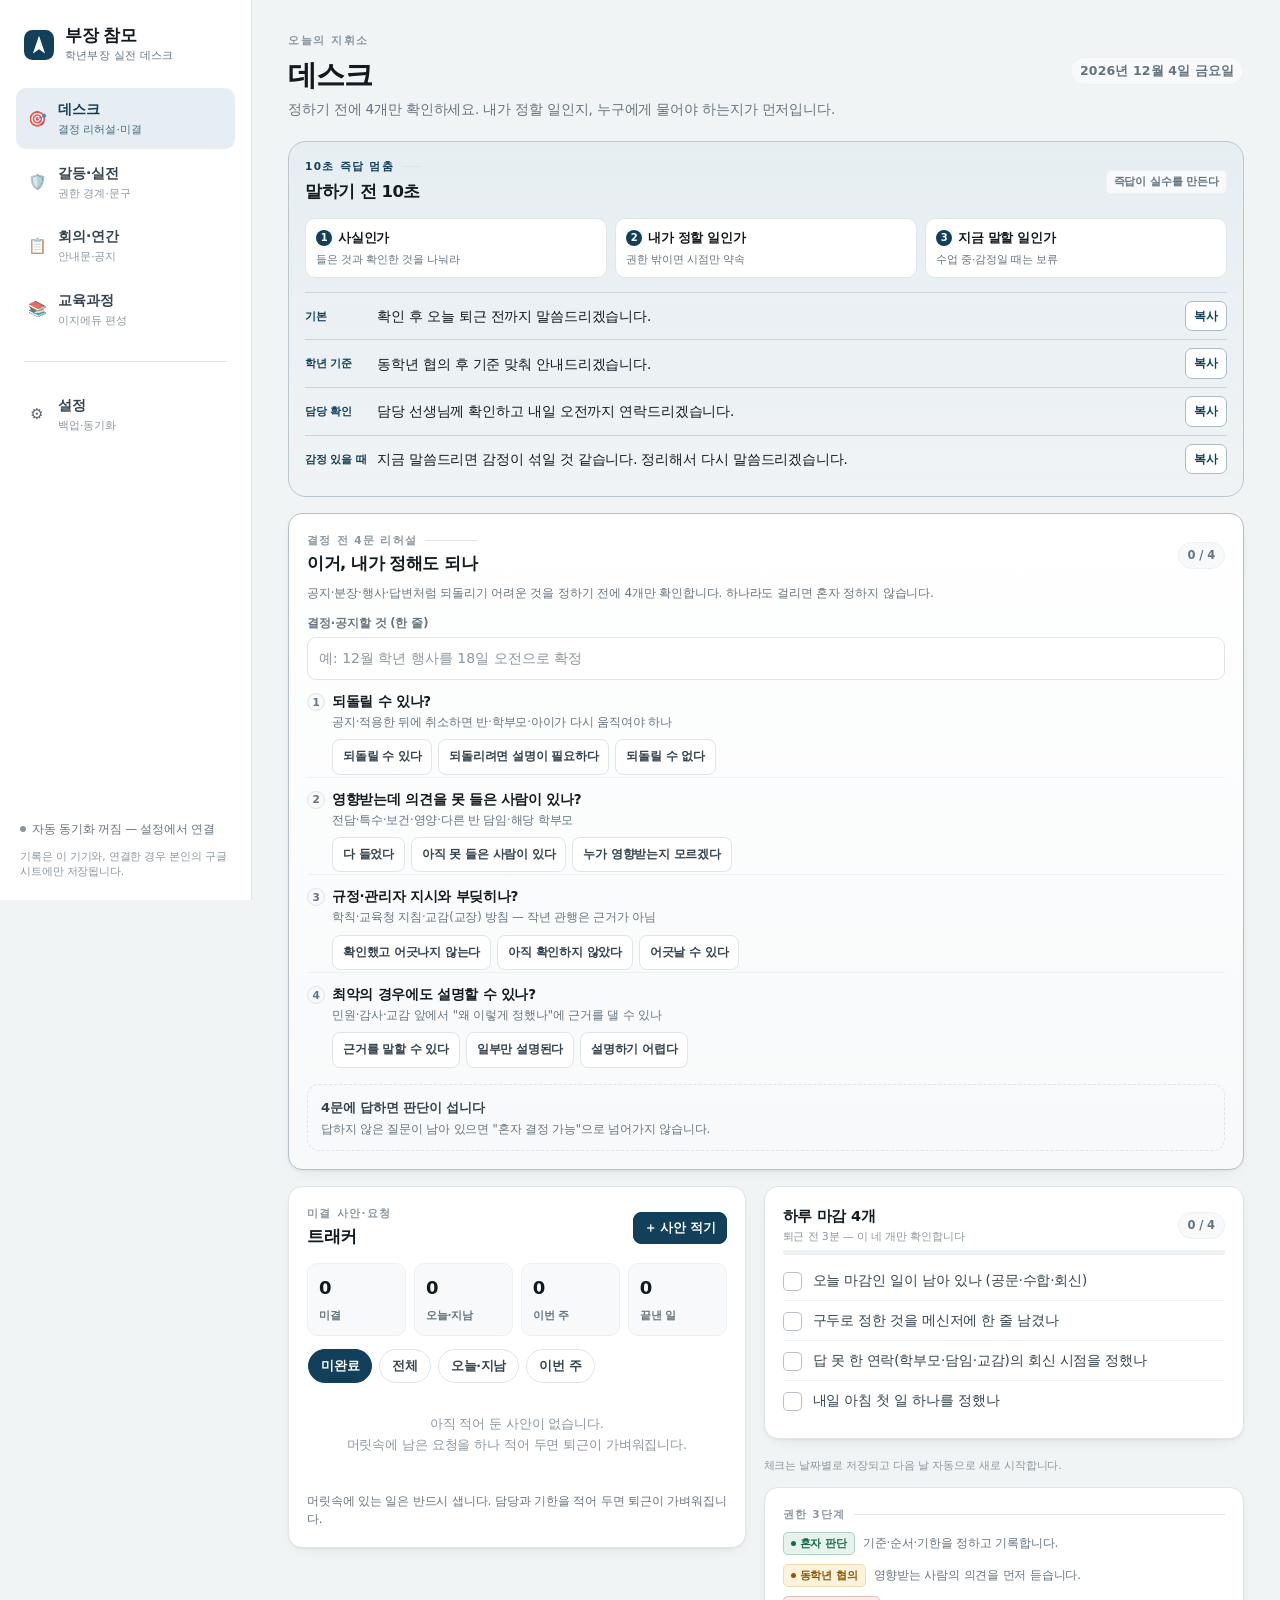
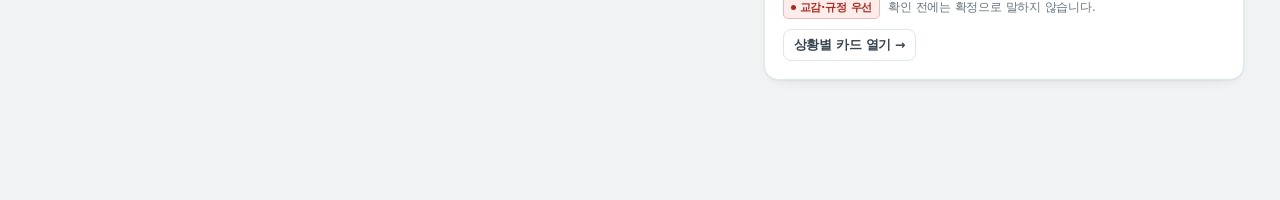
<file: index.html>
<!DOCTYPE html>
<html lang="ko" data-theme="auto">
<head>
<meta charset="utf-8">
<meta name="viewport" content="width=device-width, initial-scale=1, viewport-fit=cover">
<title>부장 참모 — 학년부장 실전 데스크</title>
<meta name="description" content="처음 맡은 학년부장을 위한 실전 데스크. 결정 전 4문 리허설, 권한 경계가 표시된 갈등 대응 카드와 문구, 회의 전 안내문·회의 후 공지 생성, 이지에듀 편성 체크리스트.">
<meta name="theme-color" content="#123f5a" media="(prefers-color-scheme: light)">
<meta name="theme-color" content="#0c1013" media="(prefers-color-scheme: dark)">
<meta name="apple-mobile-web-app-capable" content="yes">
<meta name="mobile-web-app-capable" content="yes">
<meta name="apple-mobile-web-app-title" content="부장 참모">
<meta name="apple-mobile-web-app-status-bar-style" content="black-translucent">
<link rel="manifest" href="manifest.json">
<link rel="apple-touch-icon" href="icon-180.png">
<link rel="icon" href="data:image/svg+xml,%3Csvg xmlns='http://www.w3.org/2000/svg' viewBox='0 0 32 32'%3E%3Crect width='32' height='32' rx='9' fill='%23123f5a'/%3E%3Cpath d='M16 6l6.5 19L16 20.4 9.5 25z' fill='%23fff'/%3E%3C/svg%3E">
<style>
/* 부장 참모 — 디자인 시스템 */
:root{
  --bg:#f1f4f5; --bg2:#e9edef; --card:#ffffff; --card2:#f7f9fa;
  --ink:#121a20; --ink2:#35434e; --sub:#66747f; --faint:#8b979f;
  --line:#dfe5e8; --line2:#edf1f3;
  --acc:#123f5a; --acc-ink:#0c2f44; --acc-fg:#ffffff; --acc-soft:#e6eef3;
  --amber:#8a5a05; --amber-bg:#fdf3dc; --amber-line:#f0dcae;
  --danger:#a92c22; --danger-bg:#fcecea; --ok:#146a4c; --ok-bg:#e5f3ec;
  --c0:#9c3a52; --c1:#8a5a05; --c2:#265d8c; --c3:#12695a; --c4:#5d4796; --c5:#7a4d8f; --c6:#4a5a66;
  --shadow:0 1px 2px rgba(16,30,40,.05), 0 6px 18px -12px rgba(16,30,40,.22);
  --shadow-lg:0 24px 60px -24px rgba(10,25,35,.35);
  --r:14px; --r-lg:18px;
  color-scheme:light;
}
html[data-theme="dark"]{
  --bg:#0c1013; --bg2:#0a0d10; --card:#141a1f; --card2:#181f25;
  --ink:#e9eef2; --ink2:#c3ced6; --sub:#93a1ab; --faint:#76848e;
  --line:#26313a; --line2:#1e272e;
  --acc:#8fbdd8; --acc-ink:#a9cfe5; --acc-fg:#0b2433; --acc-soft:#16272f;
  --amber:#e9bf74; --amber-bg:#2a2113; --amber-line:#40331b;
  --danger:#f0938a; --danger-bg:#2c1715; --ok:#74cba7; --ok-bg:#12261e;
  --c0:#e894a6; --c1:#e0b565; --c2:#8db9dd; --c3:#6dc7b4; --c4:#b3a0e0; --c5:#c6a6e0; --c6:#9db0bd;
  --shadow:0 1px 2px rgba(0,0,0,.4); --shadow-lg:0 24px 60px -24px rgba(0,0,0,.7);
  color-scheme:dark;
}
*,*::before,*::after{box-sizing:border-box}
html{-webkit-text-size-adjust:100%}
body{
  margin:0; background:var(--bg); color:var(--ink);
  font:400 15px/1.62 -apple-system,BlinkMacSystemFont,"Apple SD Gothic Neo","Pretendard","Noto Sans KR","Malgun Gothic","Segoe UI",system-ui,sans-serif;
  letter-spacing:-.01em;
  -webkit-tap-highlight-color:transparent;
  padding-bottom:calc(74px + env(safe-area-inset-bottom,0px));
}
h1,h2,h3,h4,p,ul,ol{margin:0}
button{font:inherit;color:inherit;background:none;border:0;cursor:pointer}
input,textarea,select{font:inherit;color:inherit}
a{color:var(--acc);text-decoration:none}
a:hover{text-decoration:underline}
::selection{background:var(--acc-soft)}
:focus-visible{outline:2.5px solid var(--acc);outline-offset:2px;border-radius:6px}

/* ---------------------------------------------------------------- 레이아웃 */
.rail{display:none}
.main{max-width:1180px;margin:0 auto;padding:18px 16px 40px}
@media (min-width:980px){
  body{padding-bottom:40px}
  .rail{
    display:flex;flex-direction:column;gap:22px;
    position:fixed;inset:0 auto 0 0;width:252px;padding:calc(24px + env(safe-area-inset-top,0px)) 16px 20px;
    background:var(--card);border-right:1px solid var(--line);z-index:20;
  }
  .main{margin-left:252px;max-width:1120px;padding:30px 36px 80px}
}
.brand{display:flex;align-items:center;gap:11px;padding:2px 8px}
.brand svg{flex:none}
.brand b{display:block;font-size:16.5px;font-weight:800;letter-spacing:-.03em;line-height:1.25}
.brand span{display:block;font-size:11px;color:var(--sub);letter-spacing:.02em}
.railnav{display:flex;flex-direction:column;gap:3px}
.railnav button{
  display:flex;align-items:center;gap:11px;text-align:left;width:100%;
  padding:10px 11px;border-radius:10px;color:var(--ink2);font-size:14px;font-weight:600;
}
.railnav button .ico{font-size:15px;width:20px;text-align:center;opacity:.8}
.railnav button small{display:block;font-size:11px;font-weight:400;color:var(--faint);letter-spacing:0}
.railnav button:hover{background:var(--card2)}
.railnav button[aria-current="page"]{background:var(--acc-soft);color:var(--acc);}
.railnav button[aria-current="page"] small{color:var(--acc);opacity:.75}
.railfoot{margin-top:auto;display:flex;flex-direction:column;gap:10px;padding:0 4px}
.railfoot .sync{font-size:11.5px;color:var(--sub);display:flex;align-items:center;gap:6px}
.railfoot .sync i{width:6px;height:6px;border-radius:50%;background:var(--faint);flex:none}
.railfoot .sync.on i{background:var(--ok)}
.railfoot .sync.err i{background:var(--danger)}
.railfoot .tny{font-size:10.5px;color:var(--faint);line-height:1.5}

.topbar{display:flex;align-items:center;justify-content:space-between;gap:12px;margin-bottom:18px;padding-top:env(safe-area-inset-top,0px)}
.topbar .brand{padding:0}
@media (min-width:980px){.topbar{display:none}}
.topbar .tools{display:flex;gap:8px}

.tabhead{margin:2px 0 20px}
.eyebrow{font-size:11px;font-weight:700;letter-spacing:.14em;color:var(--faint);text-transform:uppercase;margin-bottom:7px}
.tabhead h1{font-size:25px;font-weight:800;letter-spacing:-.035em;line-height:1.25}
.tabhead p{color:var(--sub);font-size:13.5px;margin-top:6px;max-width:660px}
@media (min-width:980px){.tabhead h1{font-size:29px}}
.headrow{display:flex;align-items:flex-start;justify-content:space-between;gap:16px;flex-wrap:wrap}

.bottomnav{
  position:fixed;left:0;right:0;bottom:0;z-index:30;display:flex;
  background:color-mix(in srgb,var(--card) 94%,transparent);-webkit-backdrop-filter:blur(14px);backdrop-filter:blur(14px);
  border-top:1px solid var(--line);padding-bottom:env(safe-area-inset-bottom,0px);
}
.bottomnav button{flex:1;display:flex;flex-direction:column;align-items:center;gap:3px;padding:9px 2px 8px;color:var(--sub);font-size:10.5px;font-weight:600;letter-spacing:-.02em}
.bottomnav button .ico{font-size:17px;line-height:1;opacity:.75}
.bottomnav button[aria-current="page"]{color:var(--acc)}
.bottomnav button[aria-current="page"] .ico{opacity:1}
.bottomnav button[aria-current="page"]::after{content:"";position:absolute;top:0;width:26px;height:2.5px;border-radius:0 0 3px 3px;background:var(--acc)}
.bottomnav button{position:relative}
@media (min-width:980px){.bottomnav{display:none}}

/* ---------------------------------------------------------------- 공통 요소 */
.card{background:var(--card);border:1px solid var(--line);border-radius:var(--r);box-shadow:var(--shadow);padding:18px}
.card.flat{box-shadow:none}
.card-pad-sm{padding:14px}
.stack{display:flex;flex-direction:column;gap:12px}
.stack-lg{display:flex;flex-direction:column;gap:18px}
.row{display:flex;align-items:center;gap:10px;flex-wrap:wrap}
.spread{display:flex;align-items:center;justify-content:space-between;gap:12px}
.grid{display:grid;gap:14px}
.grid-2{display:grid;gap:14px}
@media (min-width:760px){.grid-2{grid-template-columns:1fr 1fr}}
@media (min-width:1080px){
  .desk-grid{display:grid;grid-template-columns:minmax(0,1fr) minmax(0,1.05fr);gap:18px;align-items:start}
}
.section-label{display:flex;align-items:center;gap:8px;font-size:10.5px;font-weight:800;letter-spacing:.13em;color:var(--faint);text-transform:uppercase;margin-bottom:9px}
.section-label::after{content:"";flex:1;height:1px;background:var(--line)}
.h2{font-size:16.5px;font-weight:800;letter-spacing:-.03em}
.h3{font-size:14.5px;font-weight:700;letter-spacing:-.02em}
.muted{color:var(--sub)}
.tiny{font-size:12px;line-height:1.55;color:var(--sub)}
.faint{color:var(--faint)}
.mono{font-variant-numeric:tabular-nums}

.btn{display:inline-flex;align-items:center;justify-content:center;gap:6px;min-height:40px;padding:0 14px;border-radius:10px;border:1px solid var(--line);background:var(--card);color:var(--ink);font-size:13.5px;font-weight:700;letter-spacing:-.02em;transition:background .12s,border-color .12s,transform .06s}
.btn:hover{background:var(--card2)}
.btn:active{transform:translateY(1px)}
.btn-primary{background:var(--acc);border-color:var(--acc);color:var(--acc-fg)}
.btn-primary:hover{background:var(--acc-ink);border-color:var(--acc-ink)}
html[data-theme="dark"] .btn-primary:hover{background:var(--acc);filter:brightness(1.1)}
.btn-ghost{border-color:var(--line);background:transparent;color:var(--ink2)}
.btn-sm{min-height:32px;padding:0 10px;font-size:12.5px;border-radius:8px}
.btn-quiet{border:0;background:transparent;color:var(--acc);font-weight:700;padding:6px 4px;min-height:32px}
.btn-danger{color:var(--danger);border-color:color-mix(in srgb,var(--danger) 28%,var(--line))}
.iconbtn{width:34px;height:34px;min-height:34px;padding:0;border-radius:9px;border:1px solid var(--line);background:var(--card);font-size:14px;color:var(--ink2)}
.iconbtn:hover{background:var(--card2)}

.chip{display:inline-flex;align-items:center;gap:5px;min-height:34px;padding:0 12px;border-radius:999px;border:1px solid var(--line);background:var(--card);font-size:12.5px;font-weight:700;color:var(--ink2);white-space:nowrap;letter-spacing:-.02em}
.chip:hover{background:var(--card2)}
.chip[aria-pressed="true"]{background:var(--acc);border-color:var(--acc);color:var(--acc-fg)}
.chip-row{display:flex;gap:7px;overflow-x:auto;padding:1px 1px 3px;scrollbar-width:none}
.chip-row::-webkit-scrollbar{display:none}

.tag{display:inline-flex;align-items:center;gap:4px;font-size:11px;font-weight:800;letter-spacing:-.01em;padding:2px 7px;border-radius:5px;background:var(--card2);color:var(--sub);border:1px solid var(--line2)}
.pill{display:inline-flex;align-items:center;gap:5px;font-size:11.5px;font-weight:700;padding:3px 9px;border-radius:999px;background:var(--card2);color:var(--sub);border:1px solid var(--line2);font-variant-numeric:tabular-nums}
.pill.due{background:var(--amber-bg);color:var(--amber);border-color:var(--amber-line)}
.pill.over{background:var(--danger-bg);color:var(--danger);border-color:color-mix(in srgb,var(--danger) 25%,transparent)}
.pill.ok{background:var(--ok-bg);color:var(--ok);border-color:color-mix(in srgb,var(--ok) 25%,transparent)}
.catdot{width:7px;height:7px;border-radius:50%;flex:none;display:inline-block}

/* 입력 */
.field{display:flex;flex-direction:column;gap:5px}
.field label,.lbl{font-size:11.5px;font-weight:800;color:var(--sub);letter-spacing:-.01em}
.input,.select,.textarea{
  width:100%;background:var(--card);border:1px solid var(--line);border-radius:9px;
  padding:9px 11px;font-size:14px;min-height:40px;color:var(--ink);
}
.textarea{min-height:76px;resize:vertical;line-height:1.55}
.input:focus,.select:focus,.textarea:focus{outline:none;border-color:var(--acc);box-shadow:0 0 0 3px var(--acc-soft)}
.input::placeholder,.textarea::placeholder{color:var(--faint)}
.select{appearance:none;background-image:linear-gradient(45deg,transparent 50%,var(--sub) 50%),linear-gradient(135deg,var(--sub) 50%,transparent 50%);background-position:calc(100% - 15px) 17px,calc(100% - 10px) 17px;background-size:5px 5px,5px 5px;background-repeat:no-repeat;padding-right:30px}

/* 체크박스 행 */
.check{display:flex;align-items:flex-start;gap:11px;padding:9px 0;cursor:pointer;border-top:1px solid var(--line2)}
.check:first-child{border-top:0}
.check input{appearance:none;width:19px;height:19px;flex:none;margin:2px 0 0;border:1.5px solid color-mix(in srgb,var(--sub) 45%,transparent);border-radius:5px;background:var(--card);position:relative;cursor:pointer}
.check input:checked{background:var(--acc);border-color:var(--acc)}
.check input:checked::after{content:"";position:absolute;left:5.5px;top:2px;width:5px;height:9px;border:solid var(--acc-fg);border-width:0 2px 2px 0;transform:rotate(42deg)}
.check span{font-size:13.5px;line-height:1.5;color:var(--ink2)}
.check input:checked + span{color:var(--faint);text-decoration:line-through;text-decoration-color:color-mix(in srgb,var(--faint) 60%,transparent)}

.progress{height:5px;border-radius:99px;background:var(--line2);overflow:hidden}
.progress i{display:block;height:100%;background:var(--acc);border-radius:99px;transition:width .3s ease}

/* 문구 블록 */
.msg{border:1px solid var(--line);border-left:3px solid var(--acc);border-radius:10px;background:var(--card);padding:11px 12px}
.msg + .msg{margin-top:8px}
.msg .mh{display:flex;align-items:center;justify-content:space-between;gap:8px;margin-bottom:6px}
.msg .mk{font-size:10.5px;font-weight:800;letter-spacing:.04em;color:var(--acc);background:var(--acc-soft);border-radius:4px;padding:2px 6px}
.msg .mt{font-size:13.5px;line-height:1.65;white-space:pre-wrap;color:var(--ink)}

/* 리스트 */
.item{display:flex;gap:11px;align-items:flex-start;padding:12px 0;border-top:1px solid var(--line2)}
.item:first-child{border-top:0}
.item .body{flex:1;min-width:0}
.item .ttl{font-size:14px;font-weight:600;line-height:1.45;color:var(--ink);word-break:break-word}
.item.done .ttl{color:var(--faint);text-decoration:line-through}
.item .meta{display:flex;gap:6px;flex-wrap:wrap;align-items:center;margin-top:6px}
.item .memo{font-size:12px;color:var(--sub);margin-top:6px;white-space:pre-wrap;line-height:1.5}
.item .acts{display:flex;gap:4px;flex:none}

/* 모달 시트 */
.backdrop{position:fixed;inset:0;background:rgba(8,15,20,.5);-webkit-backdrop-filter:blur(3px);backdrop-filter:blur(3px);z-index:60;display:flex;align-items:flex-end;justify-content:center;animation:fade .16s ease}
.sheet{background:var(--card);border:1px solid var(--line);border-radius:18px 18px 0 0;width:100%;max-width:720px;max-height:92vh;overflow:auto;box-shadow:var(--shadow-lg);animation:slide .22s cubic-bezier(.2,.8,.2,1);padding:0 0 env(safe-area-inset-bottom,0px)}
.sheet-head{position:sticky;top:0;background:color-mix(in srgb,var(--card) 96%,transparent);-webkit-backdrop-filter:blur(8px);backdrop-filter:blur(8px);padding:16px 18px 12px;border-bottom:1px solid var(--line);display:flex;align-items:flex-start;gap:12px;z-index:2}
.sheet-head h2{font-size:17px;font-weight:800;letter-spacing:-.03em;line-height:1.35;flex:1}
.sheet-body{padding:16px 18px 24px}
@media (min-width:760px){
  .backdrop{align-items:center;padding:24px}
  .sheet{border-radius:18px;max-height:86vh}
}
@keyframes fade{from{opacity:0}to{opacity:1}}
@keyframes slide{from{transform:translateY(18px);opacity:.6}to{transform:none;opacity:1}}

/* 토스트 */
.toast{position:fixed;left:50%;bottom:calc(84px + env(safe-area-inset-bottom,0px));transform:translate(-50%,10px);background:var(--ink);color:var(--bg);font-size:13px;font-weight:700;padding:10px 16px;border-radius:999px;z-index:90;opacity:0;pointer-events:none;transition:opacity .18s,transform .18s;box-shadow:var(--shadow-lg);max-width:88vw;text-align:center}
.toast.show{opacity:1;transform:translate(-50%,0)}
@media (min-width:980px){.toast{bottom:28px}}

.empty{padding:26px 12px;text-align:center;color:var(--faint);font-size:13px;line-height:1.6}

/* ---------------------------------------------------------------- 데스크 */
.hero-date{font-size:12.5px;font-weight:700;color:var(--sub);letter-spacing:.01em}
.brake{background:linear-gradient(180deg,var(--acc-soft),transparent 120%);border:1px solid color-mix(in srgb,var(--acc) 18%,var(--line));border-radius:var(--r-lg);padding:16px 16px 14px}
.brake .q3{display:grid;grid-template-columns:repeat(3,1fr);gap:8px;margin:12px 0 14px}
.brake .q3 div{background:var(--card);border:1px solid var(--line);border-radius:10px;padding:9px 10px}
.brake .q3 b{display:flex;align-items:center;gap:6px;font-size:12.5px;letter-spacing:-.02em}
.brake .q3 b i{font-style:normal;width:16px;height:16px;border-radius:50%;background:var(--acc);color:var(--acc-fg);font-size:10px;display:grid;place-items:center;font-weight:800}
.brake .q3 span{display:block;font-size:11px;color:var(--sub);margin-top:4px;line-height:1.45}
.holdrow{display:flex;align-items:center;gap:8px;padding:8px 0;border-top:1px solid color-mix(in srgb,var(--acc) 10%,var(--line))}
.holdrow .k{flex:none;font-size:10.5px;font-weight:800;color:var(--acc);width:64px;letter-spacing:-.01em}
.holdrow .t{flex:1;font-size:13.5px;line-height:1.5;color:var(--ink)}
.copy-mini{flex:none;display:inline-flex;align-items:center;gap:4px;font-size:11.5px;font-weight:800;color:var(--acc);border:1px solid color-mix(in srgb,var(--acc) 25%,var(--line));background:var(--card);border-radius:7px;padding:5px 8px;min-height:30px}
.copy-mini:hover{background:var(--acc-soft)}

.statrow{display:flex;gap:8px;flex-wrap:wrap;margin-top:4px}
.stat{flex:1;min-width:82px;background:var(--card2);border:1px solid var(--line2);border-radius:10px;padding:9px 11px}
.stat b{display:block;font-size:18px;font-weight:800;letter-spacing:-.04em;font-variant-numeric:tabular-nums}
.stat span{font-size:10.5px;color:var(--sub);font-weight:700}
.stat.warn b{color:var(--amber)}
.stat.bad b{color:var(--danger)}

.ckcard .ckhead{display:flex;align-items:center;gap:9px;margin-bottom:4px}
.ckcard .ckhead h3{font-size:14.5px;font-weight:800;letter-spacing:-.02em;flex:1}
.ckcard .ckhead small{display:block;font-size:11px;color:var(--faint);font-weight:500}
.daily-reset{font-size:11px;color:var(--faint);margin-top:6px}

/* ---------------------------------------------------------------- 플레이북 */
.pb-tools{display:flex;flex-direction:column;gap:10px;margin-bottom:14px}
.search-wrap{position:relative}
.search-wrap input{width:100%;background:var(--card);border:1px solid var(--line);border-radius:10px;padding:11px 13px 11px 36px;min-height:44px;font-size:14px}
.search-wrap .ic{position:absolute;left:12px;top:50%;transform:translateY(-50%);color:var(--faint);font-size:14px;pointer-events:none}
.pb-grid{display:grid;gap:10px}
@media (min-width:840px){.pb-grid{grid-template-columns:1fr 1fr}}
.pb-card{display:flex;flex-direction:column;gap:7px;text-align:left;background:var(--card);border:1px solid var(--line);border-radius:13px;padding:14px 14px 12px;box-shadow:var(--shadow);position:relative;transition:border-color .12s,transform .08s}
.pb-card:hover{border-color:color-mix(in srgb,var(--acc) 40%,var(--line));transform:translateY(-1px)}
.pb-card .ct{display:flex;align-items:center;gap:6px;font-size:10.5px;font-weight:800;letter-spacing:.02em}
.pb-card .tt{font-size:14.5px;font-weight:750;letter-spacing:-.025em;line-height:1.4;color:var(--ink)}
.pb-card .ld{font-size:12.5px;color:var(--sub);line-height:1.5}
.pb-card .ft{display:flex;align-items:center;gap:6px;margin-top:2px;color:var(--faint);font-size:11px;font-weight:700}
.pb-card .nt{display:inline-flex;align-items:center;gap:4px;color:var(--ok);font-weight:800}
.pb-meta{display:flex;gap:6px;flex-wrap:wrap;align-items:center;margin-bottom:12px}
.crit{background:var(--acc-soft);border-radius:11px;padding:12px 13px;font-size:13.5px;line-height:1.62;font-weight:600;color:var(--ink)}
.crit .lb{display:block;font-size:9.5px;font-weight:800;letter-spacing:.13em;color:var(--acc);margin-bottom:4px}
.steps{list-style:none;padding:0;display:flex;flex-direction:column;gap:9px}
.steps li{display:flex;gap:10px;align-items:flex-start;font-size:13.5px;line-height:1.6;color:var(--ink2)}
.steps .n{flex:none;width:20px;height:20px;border-radius:50%;border:1.5px solid var(--acc);color:var(--acc);font-size:10.5px;font-weight:800;display:grid;place-items:center;margin-top:1px}
.dont{background:var(--danger-bg);border:1px solid color-mix(in srgb,var(--danger) 16%,transparent);border-radius:11px;padding:11px 12px}
.dont .lb{font-size:10px;font-weight:800;letter-spacing:.08em;color:var(--danger);margin-bottom:6px;display:block}
.dont ul{list-style:none;padding:0;display:flex;flex-direction:column;gap:6px}
.dont li{position:relative;padding-left:14px;font-size:13px;line-height:1.55;color:var(--ink2)}
.dont li::before{content:"✕";position:absolute;left:0;top:0;font-size:10px;color:var(--danger);font-weight:800}
.note-sec .nlist{display:flex;flex-direction:column;gap:7px;margin-top:9px}
.note-item{background:var(--card2);border:1px solid var(--line2);border-radius:9px;padding:8px 10px;font-size:12.5px;line-height:1.55;display:flex;gap:8px;justify-content:space-between;align-items:flex-start}
.note-item time{flex:none;font-size:10.5px;color:var(--faint);font-variant-numeric:tabular-nums}
.principle-strip{display:flex;gap:9px;overflow-x:auto;padding-bottom:4px;scrollbar-width:none;margin:0 -2px}
.principle-strip::-webkit-scrollbar{display:none}
.pr-card{flex:none;width:196px;background:var(--card);border:1px solid var(--line);border-radius:12px;padding:11px 12px}
.pr-card b{display:block;font-size:12.5px;font-weight:800;letter-spacing:-.02em;line-height:1.4}
.pr-card span{display:block;font-size:11px;color:var(--sub);margin-top:4px;line-height:1.45}
.accordion{border:1px solid var(--line);border-radius:12px;background:var(--card);overflow:hidden}
.accordion > summary{list-style:none;cursor:pointer;padding:13px 14px;display:flex;align-items:center;gap:10px;font-size:13.5px;font-weight:700;letter-spacing:-.02em}
.accordion > summary::-webkit-details-marker{display:none}
.accordion > summary::after{content:"＋";margin-left:auto;color:var(--faint);font-size:13px}
.accordion[open] > summary::after{content:"－"}
.accordion .abody{padding:0 14px 14px;font-size:13px;color:var(--ink2);line-height:1.6}
.mind-item{padding:9px 0;border-top:1px solid var(--line2)}
.mind-item:first-child{border-top:0;padding-top:0}
.mind-item b{display:block;font-size:13px;font-weight:750;letter-spacing:-.02em}
.mind-item span{display:block;font-size:12.5px;color:var(--sub);line-height:1.55;margin-top:3px}
.phrase-pill{display:inline-flex;align-items:center;gap:6px;border:1px solid var(--line);background:var(--card);border-radius:8px;padding:7px 10px;font-size:12.5px;line-height:1.4;color:var(--ink2);text-align:left;min-height:34px}
.phrase-pill:hover{background:var(--acc-soft);border-color:color-mix(in srgb,var(--acc) 30%,var(--line))}

/* ---------------------------------------------------------------- 회의 */
.step3{display:grid;gap:10px}
@media (min-width:840px){.step3{grid-template-columns:repeat(3,1fr)}}
.step3 .s{background:var(--card);border:1px solid var(--line);border-radius:12px;padding:13px}
.step3 .s .k{font-size:10px;font-weight:800;letter-spacing:.06em;color:var(--acc);background:var(--acc-soft);border-radius:4px;padding:2px 6px;display:inline-block;margin-bottom:7px}
.step3 .s b{display:block;font-size:13.5px;letter-spacing:-.02em;line-height:1.4}
.step3 .s p{font-size:12px;color:var(--sub);line-height:1.55;margin-top:5px}
.mrow{display:grid;grid-template-columns:1fr;gap:7px;padding:10px 0;border-top:1px solid var(--line2)}
@media (min-width:700px){.mrow{grid-template-columns:76px minmax(0,1fr) 120px 118px 32px;align-items:center}}
.mrow:first-of-type{border-top:0}
.mrow .delrow{justify-self:end}
.notice-preview{white-space:pre-wrap;font-size:13px;line-height:1.65;background:var(--card2);border:1px dashed var(--line);border-radius:10px;padding:12px;font-family:inherit;min-height:120px;width:100%;color:var(--ink);resize:vertical}
.roadmap{display:flex;flex-direction:column;gap:0}
.rm{position:relative;padding:0 0 16px 24px;border-left:1.5px solid var(--line);margin-left:6px}
.rm:last-child{border-left-color:transparent;padding-bottom:0}
.rm::before{content:"";position:absolute;left:-5.5px;top:4px;width:9px;height:9px;border-radius:50%;background:var(--card);border:2px solid var(--acc)}
.rm .when{font-size:10.5px;font-weight:800;letter-spacing:.05em;color:var(--acc)}
.rm b{display:block;font-size:13.5px;font-weight:750;margin:2px 0 4px;letter-spacing:-.02em}
.rm .rcheck{padding:5px 0}
.rm .rcheck span{font-size:12.5px}
.area{background:var(--card);border:1px solid var(--line);border-radius:12px;overflow:hidden}
.area summary{list-style:none;cursor:pointer;padding:12px 14px;display:flex;align-items:center;gap:9px}
.area summary::-webkit-details-marker{display:none}
.area summary .nm{flex:1;font-size:13.5px;font-weight:750;letter-spacing:-.02em}
.area .abody{padding:0 14px 13px;border-top:1px solid var(--line2);padding-top:11px}
.agrid{display:grid;gap:8px}
@media (min-width:700px){.agrid{grid-template-columns:1fr 1fr}}
.agrid div b{display:block;font-size:10px;font-weight:800;letter-spacing:.06em;color:var(--faint);margin-bottom:2px}
.agrid div span{font-size:12.5px;color:var(--ink2);line-height:1.5}
.statussel{display:flex;gap:4px}
.statussel button{font-size:10.5px;font-weight:800;padding:5px 8px;border-radius:6px;border:1px solid var(--line);color:var(--sub);background:var(--card);min-height:28px}
.statussel button[aria-pressed="true"]{background:var(--acc);border-color:var(--acc);color:var(--acc-fg)}
.statussel button[aria-pressed="true"][data-st="done"]{background:var(--ok);border-color:var(--ok)}
.statussel button[aria-pressed="true"][data-st="doing"]{background:var(--amber);border-color:var(--amber);color:var(--bg)}

/* ---------------------------------------------------------------- 교육과정 */
.curstep{border:1px solid var(--line);border-radius:12px;background:var(--card);margin-bottom:9px;overflow:hidden}
.curstep summary{list-style:none;cursor:pointer;display:flex;align-items:center;gap:11px;padding:12px 14px}
.curstep summary::-webkit-details-marker{display:none}
.curno{flex:none;width:26px;height:26px;border-radius:50%;display:grid;place-items:center;font-size:12px;font-weight:800;background:var(--acc-soft);color:var(--acc);border:1.5px solid color-mix(in srgb,var(--acc) 35%,transparent)}
.curstep.done .curno{background:var(--acc);color:var(--acc-fg);border-color:var(--acc)}
.curstep .cti{flex:1;min-width:0}
.curstep .cti b{display:block;font-size:13.5px;font-weight:750;letter-spacing:-.02em;line-height:1.4}
.curstep .cti small{font-size:11px;color:var(--faint)}
.curstep .cprog{flex:none;font-size:11px;font-weight:800;color:var(--sub);font-variant-numeric:tabular-nums}
.curstep .cbody{padding:2px 14px 12px;border-top:1px solid var(--line2)}
.curstep.is-bang{background:var(--amber-bg);border-color:var(--amber-line)}
.curstep.is-bang .curno{background:var(--amber);border-color:var(--amber);color:#fff}
html[data-theme="dark"] .curstep.is-bang .curno{color:#221a0b}
.curstep.is-bang .cti b{color:var(--amber)}
.curstep.is-bang .cbody{border-top-color:var(--amber-line)}
.curtip{font-size:11.5px;color:var(--amber);background:color-mix(in srgb,var(--amber) 8%,transparent);border-radius:7px;padding:7px 9px;margin-top:8px;line-height:1.5}
.cur-summary{display:grid;grid-template-columns:repeat(2,1fr);gap:9px}
@media (min-width:700px){.cur-summary{grid-template-columns:repeat(4,1fr)}}
.cur-stat{background:var(--card);border:1px solid var(--line);border-radius:11px;padding:11px 12px}
.cur-stat b{display:block;font-size:19px;font-weight:800;letter-spacing:-.04em;font-variant-numeric:tabular-nums}
.cur-stat span{font-size:10.5px;color:var(--sub);font-weight:700}
.linkcard{background:linear-gradient(180deg,var(--acc-soft),transparent 140%);border:1px solid color-mix(in srgb,var(--acc) 18%,var(--line));border-radius:var(--r);padding:15px}
.linkcard .saved{display:flex;align-items:center;gap:8px;margin-top:10px;font-size:12.5px;word-break:break-all}

/* 설정 */
.settings-row{display:flex;align-items:center;justify-content:space-between;gap:14px;padding:13px 0;border-top:1px solid var(--line2)}
.settings-row:first-child{border-top:0}
.settings-row .desc{min-width:0}
.settings-row b{display:block;font-size:13.5px;font-weight:750;letter-spacing:-.02em}
.settings-row span{display:block;font-size:11.5px;color:var(--sub);line-height:1.5;margin-top:2px}
.seg{display:inline-flex;border:1px solid var(--line);border-radius:8px;overflow:hidden;flex:none}
.seg button{font-size:11.5px;font-weight:700;padding:7px 10px;color:var(--sub);min-height:32px}
.seg button[aria-pressed="true"]{background:var(--acc);color:var(--acc-fg)}
.snap{display:flex;align-items:center;gap:10px;padding:9px 0;border-top:1px solid var(--line2);font-size:12.5px}
.snap:first-child{border-top:0}
.snap time{flex:1;font-variant-numeric:tabular-nums;color:var(--ink2)}
.snap .kind{font-size:10px;font-weight:800;padding:2px 6px;border-radius:4px;background:var(--card2);color:var(--sub);border:1px solid var(--line2)}
.syncbox{border:1px solid var(--line);border-radius:12px;padding:13px;background:var(--card2)}
.syncbox .st{font-size:12px;color:var(--sub);margin-top:8px;min-height:18px;line-height:1.5}
.syncbox .st.ok{color:var(--ok)}
.syncbox .st.err{color:var(--danger)}
.switch{position:relative;width:42px;height:24px;flex:none;border-radius:99px;background:var(--line);border:1px solid var(--line);transition:background .15s}
.switch::after{content:"";position:absolute;top:2px;left:2px;width:18px;height:18px;border-radius:50%;background:var(--card);box-shadow:0 1px 3px rgba(0,0,0,.25);transition:transform .15s}
.switch[aria-checked="true"]{background:var(--ok);border-color:var(--ok)}
.switch[aria-checked="true"]::after{transform:translateX(18px)}

/* 트래커 체크박스 */
.item > input.icheck{appearance:none;width:19px;height:19px;flex:none;margin:2px 0 0;border:1.5px solid color-mix(in srgb,var(--sub) 45%,transparent);border-radius:5px;background:var(--card);position:relative;cursor:pointer}
.item > input.icheck:checked{background:var(--acc);border-color:var(--acc)}
.item > input.icheck:checked::after{content:"";position:absolute;left:5.5px;top:2px;width:5px;height:9px;border:solid var(--acc-fg);border-width:0 2px 2px 0;transform:rotate(42deg)}
.pb-card{font:inherit;color:inherit}

@media (max-width:560px){
  .brake .q3{grid-template-columns:1fr;gap:6px}
  .brake .q3 div{display:flex;align-items:baseline;gap:8px;padding:8px 10px}
  .brake .q3 b{flex:none;width:76px;font-size:12.5px}
  .brake .q3 span{margin-top:0;font-size:11.5px}
  .holdrow .k{width:56px;font-size:10px}
  .holdrow .t{font-size:13px}
  .copy-mini{padding:5px 7px}
}

.mind-note{background:var(--card2);border:1px dashed var(--line);border-radius:11px;padding:11px 12px}
.mind-note .lb{display:block;font-size:10px;font-weight:800;letter-spacing:.08em;color:var(--faint);margin-bottom:4px}
.mind-note p{font-size:13px;line-height:1.6;color:var(--ink2)}
.mind-note small{display:block;margin-top:5px;font-size:11px;font-weight:700;color:var(--c4)}

@media (max-width:620px){
  .mhead{grid-template-columns:1fr !important}
}

/* ---------------------------------------------------------------- v3 · 결정 리허설 */
.reh{border-color:color-mix(in srgb,var(--acc) 22%,var(--line));background:linear-gradient(180deg,var(--card),var(--card2))}
.reh-q{border-top:1px solid var(--line2);padding:12px 0 2px}
.reh-q:first-child{border-top:0}
.reh-q .qh b{display:flex;align-items:flex-start;gap:7px;font-size:13.5px;font-weight:800;letter-spacing:-.02em;line-height:1.4}
.reh-q .qh b i{flex:none;font-style:normal;width:18px;height:18px;border-radius:50%;background:var(--card2);border:1px solid var(--line);color:var(--sub);font-size:10.5px;font-weight:800;display:grid;place-items:center;margin-top:1px}
.reh-q.on .qh b i{background:var(--acc);border-color:var(--acc);color:var(--acc-fg)}
.reh-q .qh span{display:block;font-size:11.5px;color:var(--sub);line-height:1.5;margin:3px 0 8px 25px}
.reh-opts{display:flex;flex-wrap:wrap;gap:6px;margin-left:25px}
@media (max-width:560px){.reh-opts{margin-left:0}}
.reh-opt{font-size:12px;font-weight:700;letter-spacing:-.02em;padding:7px 10px;min-height:34px;border-radius:8px;border:1px solid var(--line);background:var(--card);color:var(--ink2);text-align:left}
.reh-opt:hover{background:var(--card2)}
.reh-opt[aria-pressed="true"]{font-weight:800}
.reh-opt.v-ok[aria-pressed="true"]{background:var(--ok-bg);border-color:color-mix(in srgb,var(--ok) 40%,var(--line));color:var(--ok)}
.reh-opt.v-warn[aria-pressed="true"]{background:var(--amber-bg);border-color:var(--amber-line);color:var(--amber)}
.reh-opt.v-risk[aria-pressed="true"]{background:var(--danger-bg);border-color:color-mix(in srgb,var(--danger) 35%,var(--line));color:var(--danger)}

.verdict{margin-top:14px;border-radius:12px;padding:12px 13px;border:1px solid var(--line);background:var(--card)}
.verdict.empty-v{border-style:dashed;background:transparent}
.verdict.empty-v b{display:block;font-size:13px;font-weight:800;color:var(--ink2)}
.verdict.empty-v span{display:block;font-size:11.5px;color:var(--sub);margin-top:3px;line-height:1.5}
.verdict .vhead{display:flex;align-items:center;gap:8px;flex-wrap:wrap}
.verdict .vb{font-size:14px;font-weight:800;letter-spacing:-.03em}
.verdict .vd{font-size:12.5px;color:var(--ink2);line-height:1.55;margin-top:5px}
.verdict.lv0{border-color:color-mix(in srgb,var(--ok) 35%,var(--line));background:color-mix(in srgb,var(--ok) 6%,var(--card))}
.verdict.lv0 .vb{color:var(--ok)}
.verdict.lv1{border-color:var(--amber-line);background:var(--amber-bg)}
.verdict.lv1 .vb{color:var(--amber)}
.verdict.lv1 .vd{color:var(--ink)}
.verdict.lv2{border-color:color-mix(in srgb,var(--danger) 30%,var(--line));background:var(--danger-bg)}
.verdict.lv2 .vb{color:var(--danger)}
.verdict.lv2 .vd{color:var(--ink)}
.verdict .vwhy,.verdict .vnote,.verdict .vmiss,.verdict .vnext{margin-top:10px}
.verdict .vwhy > b,.verdict .vnote > b,.verdict .vmiss > b,.verdict .vnext > b{display:block;font-size:10.5px;font-weight:800;letter-spacing:.06em;color:var(--sub);margin-bottom:4px}
.verdict ul,.verdict ol{margin:0;padding-left:17px;display:flex;flex-direction:column;gap:4px}
.verdict li{font-size:12.5px;line-height:1.55;color:var(--ink2)}
.verdict.lv2 .vwhy li{color:var(--ink)}
.verdict .vnote li{color:var(--sub)}

/* 권한 배지 */
.auth-badge{display:inline-flex;align-items:center;gap:4px;font-size:10.5px;font-weight:800;letter-spacing:-.01em;padding:2px 7px;border-radius:5px;border:1px solid var(--line2);background:var(--card2);color:var(--sub);white-space:nowrap}
.auth-badge::before{content:"";width:5px;height:5px;border-radius:50%;background:currentColor}
.auth-badge.self{background:var(--ok-bg);color:var(--ok);border-color:color-mix(in srgb,var(--ok) 25%,transparent)}
.auth-badge.team{background:var(--amber-bg);color:var(--amber);border-color:var(--amber-line)}
.auth-badge.admin{background:var(--danger-bg);color:var(--danger);border-color:color-mix(in srgb,var(--danger) 25%,transparent)}
.authlegend{display:flex;flex-direction:column;gap:9px;margin-top:2px}
.authlegend > div{display:grid;grid-template-columns:auto 1fr;gap:8px;align-items:center}
.authlegend p{font-size:11.5px;color:var(--sub);line-height:1.45;margin:0}
.pb-card .ct .auth-badge{margin-left:auto}

/* 카드 상세 · 권한 경계 */
.bound{border-radius:11px;padding:12px 13px;border:1px solid var(--line);background:var(--card2)}
.bound.self{border-color:color-mix(in srgb,var(--ok) 28%,var(--line));background:color-mix(in srgb,var(--ok) 6%,var(--card))}
.bound.team{border-color:var(--amber-line);background:var(--amber-bg)}
.bound.admin{border-color:color-mix(in srgb,var(--danger) 25%,var(--line));background:var(--danger-bg)}
.bound .bh{display:flex;align-items:center;gap:8px;flex-wrap:wrap;margin-bottom:8px}
.bound .bh b{font-size:10px;font-weight:800;letter-spacing:.1em;color:var(--sub)}
.bound .bh span{font-size:11px;color:var(--sub);line-height:1.45}
.bound .brow{display:grid;grid-template-columns:88px 1fr;gap:8px;padding:6px 0;border-top:1px solid color-mix(in srgb,var(--sub) 14%,transparent)}
.bound .brow b{font-size:10.5px;font-weight:800;color:var(--ok);letter-spacing:-.01em;line-height:1.45}
.bound .brow.stop b{color:var(--danger)}
.bound .brow span{font-size:12.5px;color:var(--ink);line-height:1.5}

/* 회의 안내문 */
.agrow{display:grid;grid-template-columns:22px 1fr;gap:7px;padding:8px 0;border-top:1px solid var(--line2);align-items:start}
.agrow:first-child{border-top:0}
.agrow .agn{font-size:11px;font-weight:800;color:var(--acc);text-align:center;padding-top:11px}
.agrow .delrow{grid-column:2;justify-self:end}
@media (min-width:700px){
  .agrow{grid-template-columns:22px minmax(0,1fr) minmax(0,1fr) 32px;align-items:center}
  .agrow .agn{padding-top:0}
  .agrow .delrow{grid-column:auto;justify-self:end}
}
.btn-link{border:0;background:transparent;color:var(--sub);font-weight:700;text-decoration:underline;text-underline-offset:3px;min-height:32px;padding:0 4px}

/* 마일스톤 */
.rm .risk{font-size:11.5px;color:var(--danger);line-height:1.45;margin:0 0 5px;padding-left:1px}
.rm.done .when{color:var(--ok)}
.rm.done b{color:var(--sub)}

/* 업무 시트 */
.linkcard .saved .sheet-open{display:inline-flex;align-items:center;font-size:12.5px;font-weight:700;color:var(--acc);word-break:break-all}
.drive-search{display:inline-block;margin-top:10px;font-size:12px;font-weight:700;color:var(--sub);text-decoration:underline;text-underline-offset:3px}
.checkless{list-style:none;padding:0;display:flex;flex-direction:column;gap:8px}
.checkless li{font-size:12.5px;line-height:1.55;color:var(--sub);padding-left:12px;position:relative}
.checkless li::before{content:"";position:absolute;left:0;top:8px;width:4px;height:4px;border-radius:50%;background:var(--faint)}
.checkless b{color:var(--ink2);font-weight:750}

/* 회의 헤더: 좁은 화면에서 모드 선택을 아래로 */
@media (max-width:640px){
  .meethead{flex-wrap:wrap}
  .meethead .seg{width:100%;display:flex}
  .meethead .seg button{flex:1;min-height:38px}
}

</style>
</head>
<body>

<aside class="rail">
  <div class="brand">
    <svg width="30" height="30" viewBox="0 0 32 32" aria-hidden="true"><rect width="32" height="32" rx="9" fill="#123f5a"/><path d="M16 6l6.5 19L16 20.4 9.5 25z" fill="#fff"/></svg>
    <div><b>부장 참모</b><span>학년부장 실전 데스크</span></div>
  </div>
  <nav class="railnav" aria-label="화면">
    <button data-act="tab" data-tab="desk"><span class="ico">🎯</span><span>데스크<small>결정 리허설·미결</small></span></button>
    <button data-act="tab" data-tab="playbook"><span class="ico">🛡️</span><span>갈등·실전<small>권한 경계·문구</small></span></button>
    <button data-act="tab" data-tab="meeting"><span class="ico">📋</span><span>회의·연간<small>안내문·공지</small></span></button>
    <button data-act="tab" data-tab="curric"><span class="ico">📚</span><span>교육과정<small>이지에듀 편성</small></span></button>
  </nav>
  <div style="height:1px;background:var(--line);margin:0 8px"></div>
  <nav class="railnav" aria-label="설정">
    <button data-act="tab" data-tab="settings"><span class="ico">⚙️</span><span>설정<small>백업·동기화</small></span></button>
  </nav>
  <div class="railfoot">
    <div class="sync" id="railSync"><i></i><span>자동 동기화 꺼짐</span></div>
    <div class="tny">기록은 이 기기와, 연결한 경우 본인의 구글 시트에만 저장됩니다.</div>
  </div>
</aside>

<div class="main">
  <div class="topbar">
    <div class="brand">
      <svg width="28" height="28" viewBox="0 0 32 32" aria-hidden="true"><rect width="32" height="32" rx="9" fill="#123f5a"/><path d="M16 6l6.5 19L16 20.4 9.5 25z" fill="#fff"/></svg>
      <div><b>부장 참모</b><span>학년부장 실전 데스크</span></div>
    </div>
    <div class="tools">
      <button class="iconbtn" data-act="theme-cycle" aria-label="밝게/어둡게">◐</button>
    </div>
  </div>

  <!-- ============================================================ 데스크 -->
  <section id="view-desk" hidden>
    <div class="tabhead">
      <div class="eyebrow">오늘의 지휘소</div>
      <div class="headrow">
        <div>
          <h1>데스크</h1>
          <p>정하기 전에 4개만 확인하세요. 내가 정할 일인지, 누구에게 물어야 하는지가 먼저입니다.</p>
        </div>
        <span class="pill hero-date" id="deskDate"></span>
      </div>
    </div>

    <div class="brake">
      <div class="spread">
        <div>
          <div class="section-label" style="color:var(--acc);margin-bottom:4px">10초 즉답 멈춤</div>
          <b class="h2">말하기 전 10초</b>
        </div>
        <span class="tag">즉답이 실수를 만든다</span>
      </div>
      <div class="q3">
        <div><b><i>1</i>사실인가</b><span>들은 것과 확인한 것을 나눠라</span></div>
        <div><b><i>2</i>내가 정할 일인가</b><span>권한 밖이면 시점만 약속</span></div>
        <div><b><i>3</i>지금 말할 일인가</b><span>수업 중·감정일 때는 보류</span></div>
      </div>
      <div id="holdList"></div>
    </div>

    <div class="card reh" id="rehCard" style="margin-top:16px">
      <div class="spread">
        <div>
          <div class="section-label" style="margin-bottom:2px">결정 전 4문 리허설</div>
          <b class="h2">이거, 내가 정해도 되나</b>
        </div>
        <span class="pill" id="rehCount">0 / 4</span>
      </div>
      <p class="tiny" style="margin-top:6px">공지·분장·행사·답변처럼 되돌리기 어려운 것을 정하기 전에 4개만 확인합니다. 하나라도 걸리면 혼자 정하지 않습니다.</p>
      <div class="field" style="margin-top:11px">
        <label for="rehTitle">결정·공지할 것 (한 줄)</label>
        <input id="rehTitle" class="input" data-act="reh-title" placeholder="예: 12월 학년 행사를 18일 오전으로 확정" value="">
      </div>
      <div id="rehList"></div>
      <div id="rehVerdict"></div>
    </div>

    <div class="desk-grid" style="margin-top:16px">
      <div class="stack">
        <div class="card">
          <div class="spread" style="margin-bottom:12px">
            <div>
              <div class="section-label" style="margin-bottom:2px">미결 사안·요청</div>
              <b class="h2">트래커</b>
            </div>
            <button class="btn btn-primary btn-sm" data-act="item-new">＋ 사안 적기</button>
          </div>
          <div class="statrow" id="deskStats" style="margin-bottom:12px"></div>
          <div class="chip-row" id="trackFilters" style="margin-bottom:2px"></div>
          <div id="trackList"></div>
          <p class="tiny" style="margin-top:10px">머릿속에 있는 일은 반드시 샙니다. 담당과 기한을 적어 두면 퇴근이 가벼워집니다.</p>
        </div>
      </div>

      <div class="stack">
        <div class="card ckcard" id="ck-day"></div>
        <p class="daily-reset">체크는 날짜별로 저장되고 다음 날 자동으로 새로 시작합니다.</p>
        <div class="card">
          <div class="section-label">권한 3단계</div>
          <div class="authlegend">
            <div><span class="auth-badge self">혼자 판단</span><p>기준·순서·기한을 정하고 기록합니다.</p></div>
            <div><span class="auth-badge team">동학년 협의</span><p>영향받는 사람의 의견을 먼저 듣습니다.</p></div>
            <div><span class="auth-badge admin">교감·규정 우선</span><p>확인 전에는 확정으로 말하지 않습니다.</p></div>
          </div>
          <button class="btn btn-sm btn-ghost" style="margin-top:10px" data-act="tab" data-tab="playbook">상황별 카드 열기 →</button>
        </div>
      </div>
    </div>
  </section>

  <!-- ============================================================ 갈등·실전 -->
  <section id="view-playbook" hidden>
    <div class="tabhead">
      <div class="eyebrow">갈등·실전 대응</div>
      <h1>내가 정해도 되는 일인가</h1>
      <p>카드마다 권한 경계(내가 정할 수 있는 것 / 넘겨야 하는 선)를 먼저 답니다. 급할 때는 배지부터 보고, 그다음 문구를 복사하세요.</p>
    </div>

    <div class="pb-tools">
      <div class="search-wrap">
        <span class="ic">⌕</span>
        <input id="pbQ" data-act="pbq" type="search" placeholder="상황 검색 (예: 분장, 민원, 결재, 회의, 학폭)" aria-label="상황 검색">
      </div>
      <div class="chip-row" id="pbAuthChips"></div>
      <div class="chip-row" id="pbChips"></div>
    </div>

    <div class="spread" style="margin:2px 0 9px">
      <div class="section-label" style="margin:0;flex:1">상황 카드</div>
      <span class="tiny mono" id="pbCount"></span>
    </div>
    <div class="pb-grid" id="pbList"></div>

    <div class="section-label" style="margin-top:24px">내가 지킬 선 4줄</div>
    <div class="principle-strip" id="principleStrip"></div>
  </section>

  <!-- ============================================================ 회의 -->
  <section id="view-meeting" hidden>
    <div class="tabhead">
      <div class="eyebrow">12학급 운영</div>
      <h1>회의·연간</h1>
      <p>회의 전에는 초안·바꿀 수 없는 것·결정 방식을 먼저 보내고, 회의 후에는 확정·보류·담당·기한을 한 줄로 남깁니다.</p>
    </div>

    <div class="card">
      <div class="section-label">회의 3단계</div>
      <div class="step3" id="meetSteps"></div>
    </div>

    <div class="card" style="margin-top:14px">
      <div class="spread meethead" style="margin-bottom:4px">
        <div>
          <div class="section-label" style="margin-bottom:2px">회의록 · 공지</div>
          <b class="h2">안내문 · 공지 만들기</b>
        </div>
        <div class="seg" role="group" aria-label="문구 종류">
          <button data-act="m-mode" data-mode="before">회의 전 안내문</button>
          <button data-act="m-mode" data-mode="after">회의 후 공지</button>
        </div>
      </div>
      <p class="tiny" style="margin-bottom:10px">카톡방에 그대로 붙여 넣을 수 있습니다. 저장해 두면 다음 회의에서 이어집니다.</p>
      <div class="grid mhead" style="grid-template-columns:1fr 1fr;gap:9px">
        <div class="field"><label for="mDate">회의 날짜</label><input id="mDate" type="date" class="input" data-act="m-date"></div>
        <div class="field"><label for="mName">이름</label><input id="mName" class="input" data-act="m-name" placeholder="5학년 협의회"></div>
      </div>

      <div id="preFields">
        <div class="spread" style="margin:14px 0 2px">
          <div class="lbl">안건과 내 초안</div>
          <button class="btn btn-sm btn-ghost" data-act="ag-add">＋ 안건</button>
        </div>
        <div id="mAgenda"></div>
        <div class="grid" style="grid-template-columns:1fr 1fr;gap:9px;margin-top:10px">
          <div class="field"><label for="mFlex">바꿀 수 있는 것</label><textarea id="mFlex" class="textarea" data-act="m-flexible" style="min-height:74px" placeholder="행사 순서, 준비물 분담, 연습 시간&#10;(한 줄에 하나)"></textarea></div>
          <div class="field"><label for="mFixed">못 바꾸는 것 (규정·지시)</label><textarea id="mFixed" class="textarea" data-act="m-fixed" style="min-height:74px" placeholder="교육과정 시수, 학사일정, 예산 한도&#10;(한 줄에 하나)"></textarea></div>
        </div>
        <div class="field" style="margin-top:10px"><label for="mDecide">결정 방식</label>
          <select id="mDecide" class="select" data-act="m-decide">
            <option value="부장 결정">의견 듣고 부장이 결정</option>
            <option value="다수결">다수결</option>
            <option value="전원 합의">전원 합의</option>
          </select>
        </div>
      </div>

      <div id="postFields" hidden>
        <div class="lbl" style="margin:12px 0 2px">정한 것 / 보류한 것</div>
        <div id="mRows"></div>
        <div class="row" style="margin-top:8px"><button class="btn btn-sm btn-ghost" data-act="mrow-add">＋ 항목</button></div>
        <div class="field" style="margin-top:10px"><label for="mMemo">안내 한 줄 (선택)</label><textarea id="mMemo" class="textarea" data-act="m-memo" style="min-height:54px" placeholder="예: 다음 협의는 11/25(화)입니다."></textarea></div>
      </div>

      <div class="row" style="margin-top:12px">
        <button class="btn btn-primary" data-act="m-gen">문구 만들기</button>
        <button class="btn btn-ghost" data-act="m-save">회의록에 저장</button>
      </div>
      <textarea id="mPreview" class="notice-preview" style="margin-top:12px" placeholder="문구를 만들면 여기에 나옵니다. 직접 고쳐도 됩니다." aria-label="공지 미리보기"></textarea>
      <div class="row" style="justify-content:flex-end;margin-top:8px"><button class="copy-mini" data-act="m-copy">복사</button></div>
    </div>

    <div class="card" style="margin-top:14px">
      <div class="section-label">저장한 회의록</div>
      <div id="mLog"></div>
    </div>

    <div class="grid-2" style="margin-top:14px;align-items:start">
      <div class="card">
        <div class="section-label">학년 초 + 학기 중 마일스톤</div>
        <p class="tiny" style="margin-bottom:10px">놓치면 크게 터지는 것만 남겼습니다. 빨간 줄이 그 일을 놓쳤을 때 생기는 일입니다.</p>
        <div class="roadmap" id="roadmap"></div>
      </div>

      <div class="stack">
        <div class="card linkcard">
          <div class="section-label" style="color:var(--acc)">내 업무 시트</div>
          <p class="tiny">★부장 업무 시트처럼 실제 업무 목록은 여기서 바로 엽니다. 주소는 이 기기에만 저장되고 앱 코드에는 들어가지 않습니다.</p>
          <div class="row" style="margin-top:9px;align-items:stretch">
            <input id="workUrl" class="input" style="flex:1;min-width:0" placeholder="https://docs.google.com/spreadsheets/…" aria-label="업무 시트 주소">
            <button class="btn btn-sm btn-primary" data-act="work-save">저장</button>
          </div>
          <div id="workSaved" class="saved"></div>
          <a class="drive-search" href="https://drive.google.com/drive/search?q=%EB%B6%80%EC%9E%A5%20%EC%97%85%EB%AC%B4" target="_blank" rel="noopener">드라이브에서 '부장 업무' 파일 찾기 ↗</a>
        </div>
        <div class="card">
          <div class="section-label">회의에서 자주 빠지는 것</div>
          <ul class="checkless">
            <li><b>바꿀 수 없는 것</b>을 미리 말하지 않아 뒤에서 "왜 우리 의견은 안 들어갔나"가 나옵니다.</li>
            <li><b>결정 방식</b>을 안 밝히면 의견을 낸 사람과 결정한 사람이 뒤섞입니다.</li>
            <li><b>담당·기한</b>이 없으면 그 결정은 다음 회의에서 다시 안건으로 올라옵니다.</li>
          </ul>
        </div>
      </div>
    </div>
  </section>

  <!-- ============================================================ 교육과정 -->
  <section id="view-curric" hidden>
    <div class="tabhead">
      <div class="eyebrow">이지에듀 편성</div>
      <h1>교육과정</h1>
      <p>1단계부터 순서대로 하면 됩니다. 3단계 뒤 단축수업 날짜를 먼저 확인해야 반별 시간표에서 되돌리지 않습니다.</p>
    </div>

    <div class="card">
      <div class="spread">
        <div>
          <div class="section-label" style="margin-bottom:2px">편성 진행</div>
          <b class="h2">학년 교육과정 체크</b>
        </div>
        <button class="btn btn-sm btn-ghost" data-act="cur-reset">체크 모두 지우기</button>
      </div>
      <div class="progress" style="margin:13px 0 12px"><i id="curBar" style="width:0"></i></div>
      <div class="cur-summary" id="curSummary"></div>
    </div>

    <div id="curSteps" style="margin-top:14px"></div>

    <div class="section-label" style="margin-top:22px">핵심 원칙 4가지</div>
    <div class="grid-2" id="curPrinciples"></div>

    <div class="grid-2" style="margin-top:14px">
      <div class="card">
        <div class="section-label">동학년 전달 체크리스트</div>
        <div id="curHandoff"></div>
      </div>
      <div class="card">
        <div class="section-label">마무리 점검</div>
        <div id="curFinish"></div>
        <p class="tiny" style="margin-top:9px">조정 후 이지에듀 업로드 → 연간시간표·연간시수표 출력. 중요사항은 색을 다르게 표시해 인쇄합니다.</p>
      </div>
    </div>

    <div class="linkcard" style="margin-top:14px">
      <div class="section-label" style="color:var(--acc)">내 활동별 시간표 시트</div>
      <p class="tiny">동학년과 시수는 스프레드시트로 맞추는 경우가 많습니다. 학년 시트 주소를 저장해 두면 여기서 바로 엽니다. 주소는 이 기기(과 연결한 본인 시트)에만 저장되고 앱 코드에는 들어가지 않습니다.</p>
      <div class="row" style="margin-top:9px;align-items:stretch">
        <input id="curSheetUrl" class="input" style="flex:1;min-width:0" placeholder="https://docs.google.com/spreadsheets/…" aria-label="시트 주소">
        <button class="btn btn-sm btn-primary" data-act="cur-sheet-save">저장</button>
      </div>
      <div id="curSheetSaved" class="saved"></div>
    </div>
  </section>

  <!-- ============================================================ 설정 -->
  <section id="view-settings" hidden>
    <div class="tabhead">
      <div class="eyebrow">데이터 안전</div>
      <h1>설정 / 백업</h1>
      <p>기록은 먼저 이 기기에 저장됩니다. 구글 시트를 연결하면 다른 기기와 자동으로 맞춰지고, 스냅샷으로 언제든 되돌릴 수 있습니다.</p>
    </div>

    <div class="card">
      <div class="section-label">화면</div>
      <div class="settings-row">
        <div class="desc"><b>밝게 / 어둡게</b><span>기기 설정을 따르거나 직접 고정합니다.</span></div>
        <div class="seg">
          <button data-act="theme" data-theme="auto">자동</button>
          <button data-act="theme" data-theme="light">밝게</button>
          <button data-act="theme" data-theme="dark">어둡게</button>
        </div>
      </div>
    </div>

    <div class="card" style="margin-top:14px">
      <div class="section-label">타임머신 스냅샷</div>
      <div class="settings-row">
        <div class="desc"><b>최근 5개까지 보관</b><span>하루에 한 번 자동으로, 그리고 되돌리기·불러오기 전에 자동 저장됩니다. 지금 상태도 직접 남길 수 있습니다.</span></div>
        <button class="btn btn-sm btn-ghost" data-act="snap-now">지금 저장</button>
      </div>
      <div id="snapList" style="margin-top:4px"></div>
    </div>

    <div class="card" style="margin-top:14px">
      <div class="section-label">파일로 백업</div>
      <div class="settings-row">
        <div class="desc"><b>JSON 내보내기</b><span>사안·회의록·사례 노트·리허설·체크 상태 전부를 한 파일로 저장합니다.</span></div>
        <button class="btn btn-sm btn-ghost" data-act="export">내보내기</button>
      </div>
      <div class="settings-row">
        <div class="desc"><b>JSON 불러오기</b><span>이 앱에서 내보낸 파일을 그대로 복원합니다. 불러오기 전 상태는 스냅샷에 저장됩니다.</span></div>
        <button class="btn btn-sm btn-ghost" data-act="import-click">불러오기</button>
        <input type="file" id="importFile" accept="application/json,.json" data-act="import-file" hidden>
      </div>
    </div>

    <div class="card" style="margin-top:14px">
      <div class="section-label">구글 시트 자동 동기화</div>
      <div class="syncbox">
        <div class="field"><label for="sUrl">Apps Script 웹 앱 주소 (/exec)</label>
          <input id="sUrl" class="input" placeholder="https://script.google.com/macros/s/…/exec" autocomplete="off">
        </div>
        <div class="settings-row" style="padding:12px 0 4px">
          <div class="desc"><b>켜 두면 자동으로 맞춥니다</b><span>수정 후 1.5초 뒤 시트로 저장하고, 앱을 열거나 화면으로 돌아올 때 최신 기록을 확인합니다. 시트가 비어 있을 때는 이 기기 기록을 지우지 않습니다.</span></div>
          <button class="switch" id="sAuto" role="switch" aria-checked="false" data-act="sync-toggle" aria-label="자동 동기화"></button>
        </div>
        <div class="row" style="margin-top:8px">
          <button class="btn btn-sm btn-primary" data-act="sync-save-url">주소 저장 · 확인</button>
          <button class="btn btn-sm btn-ghost" data-act="sync-push">시트로 저장</button>
          <button class="btn btn-sm btn-ghost" data-act="sync-pull">시트에서 불러오기</button>
        </div>
        <div class="st" id="sStatus" role="status"></div>
      </div>
      <p class="tiny" style="margin-top:10px">준비물은 <b>본인의 구글 스프레드시트 + Apps Script</b>입니다. 함께 드린 <b>apps_script.gs</b> 파일을 그 시트의 Apps Script에 붙여 넣고 웹 앱으로 배포한 뒤, 그 주소를 여기에 넣으면 됩니다. 데이터는 본인 시트로만 갑니다.</p>
    </div>

    <div class="card" style="margin-top:14px">
      <div class="section-label">기록 지우기</div>
      <div class="settings-row">
        <div class="desc"><b>이 기기 기록 모두 지우기</b><span>지우기 전 상태는 스냅샷에 저장됩니다. 시트 백업은 그대로 남습니다.</span></div>
        <button class="btn btn-sm btn-danger" data-act="wipe">지우기</button>
      </div>
    </div>

    <p class="tiny" style="margin:16px 4px 0">개인정보 · 앱에는 이름·학교명이 들어 있지 않습니다. 적는 내용(학부모·학생 관련)은 이 기기 저장소와, 연결한 경우 본인 구글 시트에만 남습니다. 공용 기기에서는 기록 지우기로 정리하세요.</p>
    <p class="tiny faint" style="margin:10px 4px 0">부장 참모 v3.0.0 · 인터넷 없이도 열립니다</p>
  </section>
</div>

<nav class="bottomnav" aria-label="화면">
  <button data-act="tab" data-tab="desk"><span class="ico">🎯</span>데스크</button>
  <button data-act="tab" data-tab="playbook"><span class="ico">🛡️</span>갈등·실전</button>
  <button data-act="tab" data-tab="meeting"><span class="ico">📋</span>회의·연간</button>
  <button data-act="tab" data-tab="curric"><span class="ico">📚</span>교육과정</button>
  <button data-act="tab" data-tab="settings"><span class="ico">⚙️</span>설정</button>
</nav>

<script>
/* 부장 참모 — 갈등·실전 대응 카드
   카드마다: 권한 경계(내가 정할 수 있는 것 / 넘겨야 하는 선) → 판단 기준 → 순서 → 하지 말 것 → 문구 3톤 → 내 사례
   auth: self(혼자 판단) / team(동학년 협의) / admin(교감·규정 우선) */

var CATS = [
  { id: 'minwon', name: '학부모·민원' },
  { id: 'donghak', name: '동학년·교사' },
  { id: 'gyogam', name: '교감·관리자' },
  { id: 'gongmun', name: '공문·규정' },
  { id: 'haksaeng', name: '학생·안전' }
];

var AUTH = {
  self: { k: 'self', label: '혼자 판단', d: '내 권한 안에서 정하고 기록하면 됩니다. 단, 아래 선은 넘지 않습니다.' },
  team: { k: 'team', label: '동학년 협의', d: '영향받는 사람의 의견을 먼저 듣고 정합니다. 혼자 정하면 그 결정은 혼자 지게 됩니다.' },
  admin: { k: 'admin', label: '교감·규정 우선', d: '규정·결재·담당자 확인이 먼저입니다. 확인 전에는 확정으로 말하지 않습니다.' }
};

var PLAYBOOKS = [

  /* ---------------------------------------------------------------- 동학년·교사 */
  {
    id: 'g01', cat: 'donghak', auth: 'team',
    t: '맡은 분장(업무)을 못 하겠다고 한다',
    lead: '"제가 그건 정말 어려워요." 다른 반은 다 하고 있는데 한 명이 비켜 있다.',
    bound: { can: '분장표 기준·순서·기한을 다시 맞추고, 다른 분장과 교환해 주는 것', stop: '담임 배정을 바꾸거나 근무평정·평가에 반영하겠다고 말하는 것' },
    crit: '거절은 대개 시간·방법·관계 중 하나입니다. 기준을 다시 보여 주고 한 번 조정하면 대부분 정리됩니다. 조정한 사실은 12명 모두에게 같은 방식으로 알립니다.',
    steps: [
      '무엇이 어려운지 한 가지로 좁혀 묻습니다 — 시간이 없는지, 방법을 모르는지, 작년에 문제가 있었는지.',
      '내가 줄일 수 있는 것(범위·분량·기한)과 바꿀 수 있는 것(다른 분장과 교환)을 먼저 제안합니다.',
      '조정 결과를 분장표에 반영하고 12명에게 "왜 바뀌었는지" 한 줄로 공지합니다.',
      '두 번째 거절이면 교감에게 사실과 내가 한 조정만 보고합니다. 평가 이야기는 하지 않습니다.'
    ],
    dont: [
      '"다들 하는데 왜 선생님만"이라고 비교하지 않습니다.',
      '회의 자리에서 공개 지적하지 않습니다. 따로, 짧게.',
      '조용히 대신 해주고 넘어가지 않습니다. 그게 다음 사람의 기준이 됩니다.'
    ],
    msgs: [
      { k: '1차 · 사실 확인', t: '선생님, ○○ 분장 관련해서 잠깐 여쭙고 싶습니다. 시간이 부족하신지, 방법이 어려우신지, 다른 사정이 있으신지 편하게 말씀해 주세요. 제가 조정할 수 있는 부분은 조정하겠습니다.' },
      { k: '조정 제안', t: '그럼 ○○은 제가 ○○선생님과 바꾸고, 선생님은 ○○을 맡아 주시면 어떨까요? 분장표에는 제가 반영해서 12명에게 다시 공지하겠습니다. 시수 기준은 그대로입니다.' },
      { k: '전체 공지', t: '선생님들, ○○ 분장을 두 분 사이에서 조정했습니다. 시수와 부담 기준은 그대로이고, 조정 사유는 ○○입니다. 다른 분장도 같은 기준으로 다시 확인하겠습니다.' }
    ]
  },
  {
    id: 'g02', cat: 'donghak', auth: 'team',
    t: '부탁을 읽고도 답이 없다, 계속 미룬다',
    lead: '동학년 카톡방에 올린 부탁을 읽었는데 답이 없고, 마감은 내일이다.',
    bound: { can: '무엇을·언제까지·왜를 다시 정해 개인 메시지로 보내고, 범위를 줄여 주는 것', stop: '다른 선생님들 앞에서 지적하거나, 평가·근무평정으로 압박하는 것' },
    crit: '답이 없는 건 ①요청이 흐려서 ②수업·업무에 밀려서 ③불만이 있어서입니다. 구두 대신 문자로 한 번 더, 기준과 기한을 붙여 보냅니다.',
    steps: [
      '요청을 "무엇을 / 언제까지 / 왜" 세 칸으로 다시 씁니다. 카톡방이 아니라 개인 메시지로.',
      '어려운 부분이 업무량인지 방법인지 한 번 묻고, 내가 줄일 수 있는 것을 먼저 제안합니다.',
      '새 기한을 정하고, 그 하루 전에 한 줄로 확인합니다.',
      '그래도 없으면 교감에게 사실과 내가 한 조치만 보고합니다. 평가가 아니라 업무 조정 요청으로.'
    ],
    dont: [
      '"읽씹"이라고 말하지 않습니다. 사실만 봅니다.',
      '"다들 했는데"로 비교하지 않습니다.',
      '대신 해주고 넘어가지 않습니다.'
    ],
    msgs: [
      { k: '1차 · 분명하게', t: '선생님, ○○ 관련해서 부탁드린 건입니다. ①○○ ②○일까지 ③이유는 ○○입니다. 지금 업무량에서 어려우시면 말씀해 주세요. 제가 조정하겠습니다. 답은 오늘 안에 한 줄만 주셔도 됩니다.' },
      { k: '2차 · 지난 뒤', t: '선생님, ○○이 아직 올라오지 않아 확인차 연락드립니다. 시간이 없으셨는지, 방법이 헷갈리셨는지 알려주시면 제가 줄일 수 있는 부분을 줄이겠습니다. ○일까지로 다시 잡아도 될까요?' },
      { k: '3차 · 교감 공유', t: '교감선생님, ○○ 업무가 두 번 기한을 넘겼습니다. 담임 선생님 업무량이 큰 상황이라 제가 ○○ 부분을 덜어내고 기한을 ○일로 조정했습니다. 함께 봐 주시면 좋겠습니다.' }
    ]
  },
  {
    id: 'g03', cat: 'donghak', auth: 'team',
    t: '선배·경력 교사가 회의에서 공개 반대한다',
    lead: '내 초안을 회의 자리에서 정면으로 반대했다. 다른 선생님들이 지켜보고 있다.',
    bound: { can: '지킬 것 하나를 정하고, 나머지는 그분 방식으로 조정하는 것', stop: '회의 자리에서 공개 논쟁하기, 그분을 설득 대상으로 세우기' },
    crit: '공개석에서 이기면 뒤에서 더 크게 잃습니다. 지킬 것 하나(규정·안전·학년 공통 기준)만 남기고 나머지는 양보합니다.',
    steps: [
      '반대한 말에서 정보(사실·경험)와 요구(방식)를 나눠 적습니다.',
      '내가 반드시 지켜야 할 것 1개를 정하고, 나머지는 그분 방식으로 갑니다.',
      '회의에서는 "그 말씀은 반영하겠습니다. 다만 ○○은 기준이 걸려 지켜야 합니다"로 한 번만 답합니다.',
      '회의 뒤 따로 10분을 청해 이유를 설명하고, 결정은 사람이 아니라 기준으로 남깁니다.'
    ],
    dont: [
      '회의에서 공개 반박하지 않습니다.',
      '"선배가 그렇게 하시면" 같은 말로 사람 문제를 만들지 않습니다.',
      '다른 교사들에게 그분 이야기를 옮기지 않습니다.'
    ],
    msgs: [
      { k: '시간 청하기', t: '선생님, 아까 말씀하신 ○○ 부분은 제가 다르게 생각하는 지점이 있어서 회의 끝나고 10분만 이야기 나눌 수 있을까요? 자리에서 길어지면 다른 선생님들께 실례일 것 같아서요.' },
      { k: '회의 중 답', t: '선생님 말씀 ○○은 저도 동의합니다. 다만 ○○은 학년 전체 기준이 걸려 있어 그 부분만은 지키고 싶습니다. 나머지는 선생님 방식대로 하겠습니다.' },
      { k: '회의 후 확인', t: '선생님, 오늘 이야기 나눈 대로 ○○으로 정리했습니다. 제가 이해한 게 맞는지 한 번만 확인해 주세요. 다르면 바로 고치겠습니다.' }
    ]
  },
  {
    id: 'g04', cat: 'donghak', auth: 'team',
    t: '반마다 기준이 달라 형평성 문제가 된다',
    lead: '"옆 반은 안 그런다는데요" — 과제·평가·생활지도가 반마다 다르다.',
    bound: { can: '학년 공통 기준 한 장을 만들어 협의회에 올리고, 예외는 학년에 먼저 알리게 하는 것', stop: '항의가 온 반만 기준을 바꿔 주는 것, "담임 재량"으로 두고 나중에 수습하는 것' },
    crit: '차이를 없애는 게 아니라 기준을 맞추는 일입니다. 기준이 문서로 없으면 다음 항의 때 또 처음부터 설명해야 합니다.',
    steps: [
      '무엇이 다른지 항목으로 나눕니다 — 과제·평가·생활지도·행사 참여.',
      '예/아니오로 판단되는 기준안을 한 장으로 만듭니다.',
      '협의회에서 확정하고 결정 방식을 먼저 밝힙니다.',
      '담임은 같은 문구로 학부모에게 안내하고, 예외가 필요하면 학년에 먼저 알립니다.'
    ],
    dont: [
      '"선생님 재량"으로 두고 나중에 수습하지 않습니다.',
      '항의가 온 반만 기준을 바꾸지 않습니다.',
      '말로만 정하고 문서로 남기지 않습니다.'
    ],
    msgs: [
      { k: '기준안 공유', t: '선생님들, 학년 공통 기준안 정리했습니다. ①○○은 ○○ ②○○은 ○○입니다. 이 기준에서 벗어나는 운영이 필요하면 먼저 저에게 알려주세요. 학년에서 맞춰 안내하겠습니다.' },
      { k: '학부모', t: '어머님, ○○은 학년 공통 기준으로 ○○하게 운영하고 있습니다. 반마다 다르게 하면 아이들이 오히려 혼란스러워서 기준을 하나로 맞췄습니다.' },
      { k: '담임에게', t: '선생님, ○반에서 ○○하게 운영 중이라고 들었습니다. 기준과 다르면 다른 반 문의가 생길 수 있어 ○○으로 맞춰 주시면 좋겠습니다. 사정이 있으면 말씀해 주세요.' }
    ]
  },
  {
    id: 'g05', cat: 'donghak', auth: 'team',
    t: '담임 사이 갈등 중재를 부탁받았다',
    lead: '두 반 아이들 문제로 두 담임이 서로 말을 안 한다. 수업은 정상인데 회의에서 서로 안 본다.',
    bound: { can: '사실을 따로 듣고, 함께 앉을 자리와 안건을 정하는 것', stop: '누가 맞는지 판정하기, 한쪽 이야기를 다른 쪽에 그대로 옮기기' },
    crit: '중재자는 편을 드는 사람이 아니라 순서를 정하는 사람입니다. 기준은 두 사람의 감정이 아니라 아이들입니다.',
    steps: [
      '두 분을 따로 만나 사실만 듣습니다. 감정은 받아 주되 기록은 사실만.',
      '공통된 사실과 서로 다르게 이해한 지점을 나눠 적습니다.',
      '함께 앉히고 "아이들에게 무엇이 좋은가" 한 가지로 좁힙니다.',
      '결론이 아니라 다음 행동·담당·기한을 정해 문자로 남깁니다.'
    ],
    dont: [
      '누가 맞는지 판정하지 않습니다.',
      '한쪽 이야기를 다른 쪽에 그대로 옮기지 않습니다.',
      '감정이 올라온 상태로 셋이 앉지 않습니다.'
    ],
    msgs: [
      { k: '따로 만나기', t: '선생님, ○○ 건으로 잠깐 이야기 듣고 싶습니다. 판단하려는 자리는 아니고, 제가 상황을 정확히 알아야 다음을 정할 수 있어서요. 20분이면 됩니다.' },
      { k: '함께 앉았을 때', t: '두 분 이야기 다 들었습니다. 오늘 정할 것은 누가 맞는지가 아니라 ○○을 어떻게 할지입니다. 두 분이 동의할 수 있는 선에서 하나만 정해 봅시다.' },
      { k: '마무리', t: '오늘 정한 것은 ①○○ ②○○입니다. 제가 이렇게 이해했는데 맞으면 이대로 공유하겠습니다. 다르면 지금 말씀해 주세요.' }
    ]
  },
  {
    id: 'g06', cat: 'donghak', auth: 'team',
    t: '회의에서 아무도 말하지 않는다',
    lead: '안건을 읽어 주는데 "없습니다"만 돌아온다. 20분이 조용히 지나간다.',
    bound: { can: '안건·초안·정할 것을 미리 공유하고, 회의 진행 순서와 결정 방식을 정하는 것', stop: '그 자리에서 의견을 억지로 끌어내기, 결정을 "다음에"로 넘기기' },
    crit: '침묵은 반대가 아니라 위임이거나 모르겠다는 신호입니다. 회의 전에 초안을 보내지 않으면 회의 중에 다들 머리를 쓰게 됩니다.',
    steps: [
      '하루 전에 초안을 보냅니다 — 안건·내 제안·오늘 정할 것·바꿀 수 있는 것과 없는 것·결정 방식.',
      '회의는 3분 설명 → "A와 B 중"으로 좁힌 질문 → 결정 순서로.',
      '조용한 분은 회의 전 메시지로 의견을 받아 두고, 회의에서 "○○선생님은 이렇게 보셨다"로 소개합니다.',
      '끝에 확정·보류·담당·기한을 소리 내어 읽어 확인합니다.'
    ],
    dont: [
      '"다들 어떻게 생각하세요"로 시작하지 않습니다.',
      '회의 끝에 급하게 안건을 추가하지 않습니다.',
      '결정을 못 하면 "다음에 다시"가 아니라 보류와 이유를 남깁니다.'
    ],
    msgs: [
      { k: '사전 공유', t: '선생님들, 내일 협의회 안건 초안 먼저 올립니다. ①○○ ②○○ ③○○입니다. 바꿀 수 있는 것: ○○ / 바꿀 수 없는 것: ○○. 의견 있으시면 회의 전까지 문자 주셔도 됩니다. 회의에서는 결정만 빠르게 하겠습니다.' },
      { k: '회의 중', t: '이 안건은 제가 ○○안을 제안합니다. 이유는 ○○입니다. A(○○)와 B(○○) 중 어느 쪽이 나을지 말씀해 주세요. 3분만 생각해 보시죠.' },
      { k: '마무리', t: '오늘 정리하면 확정 ○○, 보류 ○○(이유 ○○), 담당 ○○선생님, 기한 ○일입니다. 제가 이렇게 이해했는데 맞습니까? 맞으면 이대로 공지하겠습니다.' }
    ]
  },

  /* ---------------------------------------------------------------- 학부모·민원 */
  {
    id: 'a01', cat: 'minwon', auth: 'self',
    t: '학부모가 개별 문자·전화로 항의한다',
    lead: '하이클래스 쪽지나 문자로 "이게 말이 됩니까"가 왔다. 지금은 수업 중이라 바로 답할 수 없다.',
    bound: { can: '사실 확인, 연락 시점 약속, 담임과 답을 맞추는 것', stop: '규정 해석·사과·보상·담임 평가를 그 자리에서 말하는 것' },
    crit: '학부모가 원하는 건 대개 답이 아니라 "내 말이 닿았다"는 확인입니다. 시점을 주고 지키면 절반은 정리됩니다.',
    steps: [
      '요구와 사실을 나눠 적습니다 — 언제, 어떤 일, 어느 반, 무엇을 원하는지. 판단은 아직 하지 않습니다.',
      '내가 정할 수 있는 일인지 가릅니다. 규정·평가·담임 평가는 담당 확인이 먼저입니다.',
      '답 대신 시점을 줍니다 — "오늘 4시까지". 이 약속은 반드시 지킵니다.',
      '담임·교감과 답을 맞춘 뒤 같은 말로 다시 연락합니다. 하이클래스 공개 글에는 한 줄만 남깁니다.'
    ],
    dont: [
      '수업 중이나 감정이 올라온 상태로 답하지 않습니다.',
      '담임에게 확인하지 않고 "담임이 그랬대요"를 전달하지 않습니다.',
      '그 이야기를 다른 학부모에게 하지 않습니다.'
    ],
    msgs: [
      { k: '1차 · 시점 약속', t: '어머님, 말씀 확인했습니다. 지금 수업 중이라 제가 확인해야 할 부분을 보고 오늘 퇴근 전까지 다시 연락드리겠습니다. 아이가 불편했던 부분은 제가 직접 챙기겠습니다.' },
      { k: '답할 때', t: '어머님, 확인했습니다. ○○은 ○○하게 운영되고 있고, 아이 부분은 담임 선생님과 함께 ○○으로 하겠습니다. 제가 정확히 모르는 채로 말씀드리면 오히려 아이에게 안 좋을 것 같아 확인해서 연락드렸습니다.' },
      { k: '공개 글에', t: '학부모님, 확인해서 개별로 연락드리겠습니다.' }
    ]
  },
  {
    id: 'a02', cat: 'minwon', auth: 'admin',
    t: '학부모가 담임 교체를 요구한다',
    lead: '"그 선생님은 안 됩니다. 반을 바꿔 주세요." 전화로 30분째.',
    bound: { can: '요구를 그대로 접수해 교감·교장에게 올리고 절차를 안내하는 것', stop: '바꿔 주겠다는 약속, 담임 평가, 학부모와 담임 맞대면' },
    crit: '내 권한 밖입니다. 접수하고 라인으로 넘깁니다. 내가 중재를 약속하면 나중에 내가 문제가 됩니다.',
    steps: [
      '요구를 그대로 적습니다. 판단과 평가는 넣지 않습니다.',
      '"제가 결정할 수 있는 일이 아니다"를 분명히 말합니다.',
      '교감에게 사실·요구·내가 약속한 것(없음)을 즉시 보고합니다.',
      '학부모에게는 "절차대로 검토된다"까지만. 결과는 약속하지 않습니다.'
    ],
    dont: [
      '"제가 바꿔 보겠습니다" 같은 약속을 하지 않습니다.',
      '담임에게 학부모 말을 그대로 전달해 감정을 옮기지 않습니다.',
      '학부모 편에서 담임을 설득하려 하지 않습니다.'
    ],
    msgs: [
      { k: '학부모', t: '어머님, 말씀하신 부분은 제가 임의로 결정할 수 있는 사안이 아닙니다. 학교 절차에 따라 검토되도록 관련 선생님께 전달하겠습니다. 진행은 제가 다시 안내드리겠습니다.' },
      { k: '교감', t: '교감선생님, ○반 학부모님이 담임 교체를 요구하셨습니다. 요구 사항은 ○○이고 제가 약속한 것은 없습니다. 어떻게 진행할지 지침 주시면 그대로 따르겠습니다.' },
      { k: '담임에게', t: '선생님, ○반 학부모님이 이런 이야기를 하셨어요. 선생님을 평가하려는 자리는 아니고, 함께 대응 방향을 맞추려고 먼저 알려드립니다. 편한 시간에 10분만 이야기 나눌 수 있을까요?' }
    ]
  },
  {
    id: 'a03', cat: 'minwon', auth: 'team',
    t: '한 반 민원이 학년 전체 문의로 번진다',
    lead: '다른 반 학부모들이 "우리 반은 왜 다르냐"고 묻기 시작했다.',
    bound: { can: '학년 공통 답 한 문장을 만들고 12명 담임에게 같은 문구로 전달하는 것', stop: '반별로 다른 답 주기, 민원 학부모와 담임 맞대면시키기' },
    crit: '반마다 답이 다르면 그게 두 번째 민원입니다. 답은 하나, 전달은 담임이 먼저, 학년은 뒤에서 같은 말을 반복합니다.',
    steps: [
      '민원의 사실과 요구를 나눠 적습니다.',
      '담임·교감과 "우리 학년은 이렇게 답한다" 한 문장을 정합니다.',
      '12명 담임에게 문구와 배경을 메신저로 전달합니다. 구두로 하지 않습니다.',
      '담임이 학부모에게 먼저 말하게 하고, 학년은 같은 말을 반복합니다.'
    ],
    dont: [
      '담임에게 "알아서 대응하세요"로 넘기지 않습니다.',
      '반별 예외를 만들지 않습니다. 예외는 다음 기준이 됩니다.',
      '민원 학부모와 담임을 바로 맞대면시키지 않습니다.'
    ],
    msgs: [
      { k: '담임 전달', t: '선생님들, ○반 민원 관련해 학년 공통 답변 문구를 정리했습니다. 학부모 문의가 오면 아래 문구로 안내 부탁드립니다. 배경은 협의회에서 짧게 설명드리겠습니다.\n[문구] ○○은 학년 공통으로 ○○하게 운영하고 있습니다.' },
      { k: '학부모', t: '어머님, ○○은 학년 전체가 같은 기준으로 운영하고 있습니다. 개별로 다르게 적용하면 오히려 불공평해질 수 있어 기준을 하나로 맞춰 안내드리고 있습니다.' },
      { k: '교감 보고', t: '교감선생님, ○반 민원이 학년 공통 기준 문제로 번질 수 있어 공통 답변 문구를 정해 공유했습니다. 기준은 ○○이고, 진행 상황은 내일 보고드리겠습니다.' }
    ]
  },
  {
    id: 'a04', cat: 'minwon', auth: 'admin',
    t: '학부모가 교감·교육청에 먼저 연락했다',
    lead: '"교감선생님께도 말씀드렸어요. 교육청에도 문의할 거예요."',
    bound: { can: '사실 관계를 확인해 교감에게 먼저 보고하고, 같은 답으로 맞추는 것', stop: '학부모에게 "왜 그렇게까지"라고 말하기, 교감보다 늦게 아는 채로 답하기, 교육청 대응을 학년이 혼자 하기' },
    crit: '윗선에 먼저 간 민원은 내용보다 "언제 누가 답하나"가 문제가 됩니다. 교감과 같은 답을 갖고 있어야 학년이 흔들리지 않습니다.',
    steps: [
      '학부모에게 들은 내용을 사실만 정리합니다 — 누구에게, 무엇을, 언제.',
      '교감에게 즉시 한 줄 보고합니다. "제가 약속한 것은 없습니다"를 꼭 넣습니다.',
      '교감이 정한 답과 창구(누가 답할지)를 확인합니다.',
      '학부모에게는 정해진 창구와 시점만 안내합니다.'
    ],
    dont: [
      '"교육청까지 갈 일인가요"라고 되묻지 않습니다.',
      '교감이 모르는 상태로 내 답을 먼저 만들지 않습니다.',
      '교육청 대응을 학년 혼자 떠안지 않습니다.'
    ],
    msgs: [
      { k: '교감 보고', t: '교감선생님, ○반 학부모님이 ○○ 건으로 교감선생님과 교육청에 문의하겠다고 하셨습니다. 제가 들은 내용은 ○○이고, 제가 약속한 것은 없습니다. 제가 어떻게 답할지 지침 부탁드립니다.' },
      { k: '학부모', t: '어머님, 말씀하신 내용은 학교에서 확인하고 있습니다. 답은 ○○선생님(담당)을 통해 ○일까지 드릴 예정입니다. 제가 임의로 말씀드리면 오히려 혼선이 생겨 창구를 하나로 맞췄습니다.' },
      { k: '담임 공유', t: '선생님, ○반 학부모님이 윗선에 문의한 건이라 교감선생님과 답을 맞추는 중입니다. 그때까지 학부모님께 확정으로 답하지 마시고, 문의가 오면 "학교에서 확인 중"이라고만 말씀해 주세요.' }
    ]
  },

  /* ---------------------------------------------------------------- 교감·관리자 */
  {
    id: 'm01', cat: 'gyogam', auth: 'admin',
    t: '교감이 오늘 오후에 "내일까지"를 붙인다',
    lead: '이미 마감 두 개가 겹쳐 있는데 새 업무가 떨어졌다.',
    bound: { can: '지시 내용을 확인하고, 지금 일과 충돌하는 것을 숫자로 말하는 것', stop: '우선순위를 내가 임의로 정하기, 다른 담임 몫까지 떠안기, "네"만 하고 늦기' },
    crit: '받는 것과 떠안는 것은 다릅니다. 그 자리에서 범위·기한·충돌을 확인하면 다음에도 같은 방식이 됩니다.',
    steps: [
      '무엇을·언제까지·어디까지인지 한 줄로 되읽어 확인합니다.',
      '지금 마감과 충돌하는 것을 날짜·건수로 말합니다.',
      '우선순위를 교감이 정하게 합니다. 내가 임의로 정하지 않습니다.',
      '정해진 순서를 문자로 남깁니다.'
    ],
    dont: [
      '"네 알겠습니다"만 하고 나중에 늦지 않습니다.',
      '다른 담임 몫까지 대신 떠안지 않습니다.',
      '불만을 동학년에게 먼저 흘리지 않습니다.'
    ],
    msgs: [
      { k: '그 자리에서', t: '지시 주신 것 이해했습니다. ○○까지 ○○까지 하면 되는 걸로 알겠습니다. 다만 지금 ○○ 마감이 ○일이라, 둘 중 어느 것을 먼저 할지 정해 주시면 그 순서로 하겠습니다.' },
      { k: '문자 확인', t: '교감선생님, 방금 지시하신 ○○ 정리해서 문자드립니다. ①내용 ②기한 ③제가 맡는 범위 ④기존 ○○ 업무와의 순서. 다르면 알려주세요.' },
      { k: '어려울 때', t: '교감선생님, ○○까지는 제가 ○○까지밖에 못 합니다. 기한을 ○일로 조정하시거나 ○○ 부분을 다른 선생님께 부탁드려야 합니다. 어느 쪽으로 할까요?' }
    ]
  },
  {
    id: 'm02', cat: 'gyogam', auth: 'admin',
    t: '이거 교감 결재를 받아야 하나',
    lead: '학년에서 정해도 되는 일인지, 결재를 받아야 하는 일인지 애매하다. 물어보기도 애매하다.',
    bound: { can: '기준·순서·일정처럼 내 권한의 일을 정하고 기록하는 것', stop: '결재 없이 예산·품의·학부모 단체 안내를 진행하는 것, 애매한 것을 혼자 해석해 밀고 나가는 것' },
    crit: '기준은 단순합니다 — 돈이 나가면 결재, 사람이 바뀌면 결재, 밖으로 나가면 결재. 나머지는 내가 정하고 기록합니다.',
    steps: [
      '돈·사람·외부 중 하나라도 걸리면 결재 대상으로 봅니다.',
      '애매하면 "이건 제가 정해도 되는지" 한 줄로 묻습니다.',
      '답을 받으면 학년 기준으로 남겨 다음에 같은 것을 다시 묻지 않습니다.',
      '결재 전에는 담임에게 "확인 중"으로 알립니다. 확정으로 말하지 않습니다.'
    ],
    dont: [
      '애매한 채로 밀고 나가지 않습니다.',
      '결재 전에 학부모 단체 안내를 하지 않습니다.',
      '"작년엔 그냥 했다"를 근거로 삼지 않습니다.'
    ],
    msgs: [
      { k: '확인 질문', t: '교감선생님, ○○ 건을 학년에서 정해도 되는지 확인 부탁드립니다. 돈이 나가는 부분은 없고, 학부모 안내가 들어갑니다. 제가 정할 범위와 결재가 필요한 범위만 짚어 주시면 그대로 하겠습니다.' },
      { k: '답 받은 뒤', t: '확인 감사합니다. 그럼 ○○은 학년에서 정하고, ○○은 결재를 올리겠습니다. 이 기준은 학년 기록에 남겨 두겠습니다.' },
      { k: '진행 보고', t: '교감선생님, ○○ 학년 결정 사항 공유드립니다. ○○으로 정했고 이유는 ○○입니다. 문제가 되면 바로 말씀드리겠습니다.' }
    ]
  },
  {
    id: 'm03', cat: 'gyogam', auth: 'admin',
    t: '사안이 생겼는데 언제 보고할지 모르겠다',
    lead: '아직 확정된 건 아닌데, 나중에 커지면 내 책임이 될 것 같다.',
    bound: { can: '보고 시점을 정하고 결론·사실·조치·필요한 결정 네 줄로 올리는 것', stop: '"커지면 말씀드리겠다"로 미루기, 구두 보고만 하고 끝내기' },
    crit: '되돌릴 수 없는 일은 즉시, 되돌릴 수 있는 일은 모아서. 애매하면 즉시입니다. 안전·법·학부모 통보·예산은 즉시입니다.',
    steps: [
      '"되돌릴 수 있는가"로 가릅니다.',
      '즉시 보고는 결론-사실-내가 한 조치-필요한 결정 네 줄로.',
      '모아서 보고할 것은 하루 한 번 같은 시간에 합니다.',
      '보고 끝에 "결정해 주셔야 할 것"을 반드시 한 줄 남깁니다.'
    ],
    dont: [
      '"일이 커지면 말씀드리겠습니다"로 미루지 않습니다.',
      '구두로만 보고하고 끝내지 않습니다. 문자로 한 줄 남깁니다.',
      '보고하면서 동시에 변명하지 않습니다.'
    ],
    msgs: [
      { k: '즉시', t: '교감선생님, 보고드립니다. ①○시 ○분 ○○이 발생했습니다. ②현재 ○○ 상태입니다. ③제가 ○○ 조치했습니다. ④○○ 결정이 필요합니다. 지금 통화 가능하십니까?' },
      { k: '모아서', t: '교감선생님, 오늘 학년 진행 상황 정리합니다. 완료 ○○, 진행 ○○, 결정 필요 ○○입니다. 결정 필요 건은 ①○○(○일까지) ②○○입니다.' },
      { k: '애매할 때', t: '교감선생님, 아직 확정된 건 아니지만 먼저 알려드리는 게 맞을 것 같아 연락드립니다. ○○ 가능성이 있어 확인 중입니다. 확인되면 바로 다시 보고드리겠습니다.' }
    ]
  },

  /* ---------------------------------------------------------------- 공문·규정 */
  {
    id: 'e01', cat: 'gongmun', auth: 'admin',
    t: '공문이 학년에 부담이 크다 (경감 요청)',
    lead: '이번 달 학년 12개 반이 해야 할 공문이 세 건 겹쳤다. 수업 준비가 밀린다.',
    bound: { can: '반드시 해야 하는 것과 학교 재량을 구분해 범위·기한 조정을 요청하는 것', stop: '그냥 다 하기, 다른 학년과 비교하며 불만 말하기, 감정으로 요청하기' },
    crit: '근거·수치·대안 세 가지가 가장 셉니다. 요청이 안 되면 최소 필수만 하고 기록합니다.',
    steps: [
      '공문에서 반드시 해야 하는 것과 학교가 정한 것을 구분합니다.',
      '현재 학년 부담을 숫자로 만듭니다 — 건수·시수·인원.',
      '대안을 2개 준비합니다 — 범위 축소 / 시기 이동.',
      '결론-근거-요청 순서로 1페이지에 담아 보고합니다.'
    ],
    dont: [
      '"너무 많아서 못 하겠습니다"로 시작하지 않습니다.',
      '다른 학년과 비교하며 불만을 말하지 않습니다.',
      '경감이 안 됐는데도 그냥 다 하지 않습니다. 최소 필수만 하고 기록합니다.'
    ],
    msgs: [
      { k: '보고', t: '교감선생님, ○○ 공문 관련해 학년 부담을 정리해 봤습니다. 이번 달에 학년 ○○건이 겹칩니다. ①범위를 ○○로 줄이거나 ②기한을 ○일로 옮기면 가능합니다. 어느 쪽으로 검토하시겠습니까?' },
      { k: '경감 안내', t: '선생님들, ○○ 공문은 학교에서 ○○ 부분만 하기로 했습니다. 학년에서는 ○○만 진행합니다. 나머지는 하지 않으셔도 됩니다.' },
      { k: '안 될 때', t: '알겠습니다. 그러면 필수 항목 ○○만 먼저 하고 나머지는 ○일 이후에 하겠습니다. 진행 상황은 중간에 한 번 보고드리겠습니다.' }
    ]
  },
  {
    id: 'e02', cat: 'gongmun', auth: 'admin',
    t: '같은 규정을 사람마다 다르게 해석한다',
    lead: '"작년에는 이렇게 했다"는 말이 네 명에게서 네 가지로 나온다.',
    bound: { can: '원문과 담당자 확인을 근거로 학년 기준 한 문장을 만들어 공유하는 것', stop: '내 해석을 확정으로 안내하기, 사람마다 다른 답 주기, 작년 관행을 근거로 삼기' },
    crit: '원문 → 담당자 확인 → 글로 남긴 기준 1개. 구두 합의는 기준이 아닙니다.',
    steps: [
      '원문(학칙·지침)에서 해당 조항을 찾아 캡처합니다.',
      '담당 부서에 예/아니오로 답할 수 있는 질문을 보냅니다.',
      '확인 결과를 "우리 학년 기준" 한 문장으로 만듭니다.',
      '메신저로 전체 공유하고, 이후 답변은 그 문장만 씁니다.'
    ],
    dont: [
      '"작년에는 이렇게 했다"로 기준을 삼지 않습니다.',
      '사람마다 다른 답을 그때그때 주지 않습니다.',
      '구두로만 정하고 넘어가지 않습니다.'
    ],
    msgs: [
      { k: '담당 확인', t: '선생님, ○○ 규정 ○조 관련해 학년에서 기준을 하나로 맞추려 합니다. 저는 "○○"으로 이해했는데 ①이 이해가 맞는지 ②○○도 포함인지 두 가지만 확인 부탁드립니다.' },
      { k: '학년 공유', t: '선생님들, ○○ 관련 기준 확인했습니다. "○○"입니다. 앞으로 이 건은 이 기준으로 안내 부탁드립니다. 원문은 ○○에 올렸습니다.' },
      { k: '학부모', t: '어머님, ○○은 학교 규정상 ○○으로 운영됩니다. 개별로 다르게 적용하기 어려운 점 양해 부탁드립니다.' }
    ]
  },

  /* ---------------------------------------------------------------- 학생·안전 */
  {
    id: 's01', cat: 'haksaeng', auth: 'self',
    t: '쉬는 시간에 아이가 다쳤다',
    lead: '아이가 넘어져 이마가 찢어졌다. 경위는 아직 모르고, 학부모 연락이 먼저일 수 있다.',
    bound: { can: '보건실·119·담임 연락, 사실만으로 학부모에게 알리는 것', stop: '경위·책임 판단, "괜찮을 거예요" 단정, 사진 공유' },
    crit: '안전이 1순위, 보고가 2순위입니다. 경위 판단은 내 일이 아니고, 순서와 기록만 정확하면 됩니다.',
    steps: [
      '보건실·119 먼저. 아이 상태를 확인합니다.',
      '담임·교감에게 즉시 알립니다 — 몇 시 몇 분, 어디서, 누가, 지금 상태만. 통화가 안 되면 문자로 남깁니다.',
      '학부모에게는 사실만 — "지금 병원으로 가고 있습니다"까지. 원인과 책임은 말하지 않습니다.',
      '목격자·시각·조치를 그날 안에 기록합니다.'
    ],
    dont: [
      '"괜찮을 거예요"라고 단정하지 않습니다.',
      '경위를 추측해 학부모·다른 교사에게 말하지 않습니다.',
      '아이 사진이나 사고 현장 사진을 학부모에게 보내지 않습니다.'
    ],
    msgs: [
      { k: '학부모', t: '어머님, 아이가 쉬는 시간에 다쳐 지금 병원으로 이동 중입니다. 현재 상태는 ○○이고 제가 함께 있습니다. 도착하는 대로 바로 연락드리겠습니다.' },
      { k: '교감 보고', t: '교감선생님, ○시 ○분 ○학년 학생이 ○○에서 다쳐 병원 이송 중입니다. 담임 동행 중이고 학부모께 연락했습니다. 경위는 확인되는 대로 정리해 올리겠습니다.' },
      { k: '경위 문의', t: '경위는 지금 확인 중입니다. 확인되면 사실대로 정리해서 말씀드리겠습니다. 지금은 아이 상태를 보는 것이 먼저입니다.' }
    ]
  },
  {
    id: 's02', cat: 'haksaeng', auth: 'admin',
    t: '학교폭력 신고를 받았다',
    lead: '아이가 조심스럽게 이야기를 꺼냈다. 아직 아무에게도 말하지 않았다고 한다.',
    bound: { can: '들은 내용을 그대로 기록하고 담당자에게 즉시 넘기는 것', stop: '가해·피해 맞대면·중재, 제보 내용 전달, "장난이었겠지"로 축소' },
    crit: '접수 → 즉시 보고 → 절차. 피해 학생 보호가 먼저입니다. 판단은 절차의 몫입니다.',
    steps: [
      '이야기를 들은 시각·장소·한 말을 그대로 기록합니다. 유도 질문은 하지 않습니다.',
      '교감 또는 학교폭력 담당에게 30분 안에 보고합니다.',
      '피해 학생이 안전한지 확인하고 같은 공간에 두지 않습니다.',
      '이후는 담당자 지시를 따릅니다. 학부모끼리 내가 연결하지 않습니다.'
    ],
    dont: [
      '가해·피해 학생을 맞대면시켜 화해시키지 않습니다.',
      '제보 내용을 당사자나 다른 학부모에게 전달하지 않습니다.',
      '"장난이었겠지"로 축소하지 않습니다.'
    ],
    msgs: [
      { k: '교감 보고', t: '교감선생님, 학교폭력 관련 신고를 접수했습니다. ○시 ○분 ○학년 학생이 ○○이라고 말했습니다. 현재 ○○ 조치했습니다. 담당자 안내에 따라 진행하겠습니다. 지금 통화 가능하십니까?' },
      { k: '피해 학생에게', t: '선생님이 네 이야기 잘 들었어. 네가 잘못한 게 아니야. 지금부터는 선생님들이 같이 있을 거야. 무서우면 언제든 ○○로 와.' },
      { k: '학부모에게', t: '어머님, 아이가 이야기한 내용을 접수해서 학교 절차에 따라 확인하고 있습니다. 확인 전에는 제가 결론을 말씀드리기 어렵습니다. 진행 상황은 담당 선생님을 통해 안내드리겠습니다.' }
    ]
  },
  {
    id: 's03', cat: 'haksaeng', auth: 'admin',
    t: '아동학대가 의심된다',
    lead: '며칠째 같은 옷이고 팔에 자국이 있다. 아이가 말을 아낀다.',
    bound: { can: '본 것을 시간과 함께 기록하고 담당자에게 즉시 알리는 것', stop: '아이 캐묻기, 학부모에게 먼저 확인 전화, 추측 기록' },
    crit: '의심은 내 몫, 판단은 절차의 몫입니다. 본 것과 들은 것을 나눠 기록합니다.',
    steps: [
      '본 것(자국·의복·말·태도)을 시간과 함께 객관적으로 기록합니다.',
      '교감·아동학대 담당에게 즉시 알립니다.',
      '아이에게 "왜 그랬어"를 반복해 묻지 않습니다. 안전을 확인합니다.',
      '신고 여부와 방법은 담당자 지시를 따릅니다. 학부모에게 먼저 확인 전화하지 않습니다.'
    ],
    dont: [
      '학부모에게 먼저 "아이를 때렸냐"고 묻지 않습니다.',
      '아이 말을 유도 심문하지 않습니다.',
      '추측을 기록하지 않습니다. 본 것과 들은 것을 나눠 씁니다.'
    ],
    msgs: [
      { k: '교감 보고', t: '교감선생님, 아동학대 의심 정황이 있어 알립니다. ○시에 ○○을 보았고 아이가 ○○라고 말했습니다. 제가 추가로 캐묻지는 않았습니다. 어떻게 진행할지 지침 부탁드립니다.' },
      { k: '아이에게', t: '많이 아팠겠다. 선생님은 네 편이야. 지금은 아무것도 안 해도 돼. 같이 있어 줄게.' },
      { k: '기록 형식', t: '○월 ○일 ○시 ○분, ○○(장소). 관찰: ○○. 학생 진술: "○○". 조치: ○○. 담당 보고: ○시 ○분.' }
    ]
  }
];

/* 내가 지킬 선 4줄 */
var BOUNDARY_LINES = [
  { t: '내 것과 남의 것을 먼저 가른다', d: '기준·순서·기한은 내 몫. 사람·평가·규정 판단은 넘긴다.' },
  { t: '정한 것은 그 자리에서 글로 남긴다', d: '구두 결정은 없던 일이 된다. 담당과 기한이 없으면 결정도 없다.' },
  { t: '반마다 다른 답은 두 번째 민원이다', d: '학년의 답은 하나. 담임이 먼저 말하고 학년이 같은 말을 반복한다.' },
  { t: '되돌릴 수 없는 일은 혼자 정하지 않는다', d: '안전·예산·학부모 통보·인사는 확인이 먼저다.' }
];

/* 검색 보조 — 학교에서 실제로 치는 말 */
var SEARCH_ALIASES = {
  '학폭': ['학교폭력'], '왕따': ['학교폭력', '맞대면'], '학대': ['아동학대'],
  '어머니': ['학부모', '어머님'], '학부모님': ['학부모'], '엄마': ['학부모'], '맘': ['학부모'],
  '하이클래스': ['하이클래스', '쪽지'], '클래스팅': ['하이클래스'], '쪽지': ['하이클래스', '쪽지'],
  '전화': ['전화', '통화'], '카톡': ['메신저', '카톡', '문자'], '문자': ['문자', '메신저'],
  '담임': ['담임', '교사'], '동료': ['교사', '동학년'], '선생님': ['교사', '선생님'], '동학년': ['동학년'],
  '회의': ['협의회', '회의'], '협의': ['협의회', '협의'], '안건': ['안건'], '공지': ['공지', '안내'],
  '공문': ['공문'], '규정': ['규정', '학칙', '지침'], '지침': ['지침', '규정'], '해석': ['규정', '해석'],
  '분장': ['분장', '업무'], '업무': ['업무', '분장'], '경감': ['경감'], '부담': ['경감', '부담'],
  '결재': ['결재', '품의'], '품의': ['결재', '품의'], '예산': ['예산', '품의'],
  '보고': ['보고'], '교감': ['교감'], '교장': ['교장', '관리자'], '관리자': ['관리자', '교감'],
  '교육청': ['교육청', '민원'], '민원': ['민원'], '항의': ['항의', '민원'],
  '거절': ['거절', '못 하겠'], '갈등': ['갈등', '중재'], '중재': ['중재'],
  '형평': ['형평', '기준'], '불균형': ['형평', '기준'], '기준': ['기준'], '형평성': ['형평', '기준'],
  '선배': ['선배', '경력'], '경력': ['선배', '경력'], '반발': ['반발'],
  '결정': ['결정'], '리허설': ['리허설'], '권한': ['권한', '결재'], '경계': ['경계', '결재'],
  '사고': ['다쳐', '안전'], '다침': ['다쳐'], '안전': ['안전'],
  '침묵': ['침묵', '회의'], '미룸': ['미룬다', '기한'], '지연': ['미룬다', '기한'],
  '담임교체': ['담임 교체', '교체'], '교체': ['담임 교체', '교체']
};

/* 상황마다 붙는 한 줄 — 지금 내가 할 일 */
var MIND = {
  g01: ['거절은 나를 향한 게 아니라 그분의 사정일 수 있습니다. 기준을 다시 보여 주고 한 번 조정합니다.'],
  g02: ['챙기는 게 아니라 일이 굴러가게 설계하는 중입니다.'],
  g03: ['이기려 하지 말고 지킬 것 하나만 정합니다.'],
  g04: ['기준을 먼저 말하면 변명할 일이 줄어듭니다.'],
  g05: ['중재자는 편을 드는 사람이 아니라 순서를 정하는 사람입니다.'],
  g06: ['내가 답을 주는 자리가 아니라 같이 정하는 자리입니다.'],
  a01: ['항의는 나를 공격하는 게 아니라 걱정을 말하는 중입니다. 답 대신 시점을 줍니다.'],
  a02: ['내 권한 밖의 일을 해결하려 하면 나중에 내가 문제가 됩니다.'],
  a03: ['학년의 답은 하나여야 합니다. 다르면 그게 다음 민원입니다.'],
  a04: ['윗선에 먼저 간 민원은 답이 아니라 창구가 문제입니다. 교감과 같은 답을 갖습니다.'],
  m01: ['받는 것과 떠안는 것은 다릅니다.'],
  m02: ['돈·사람·외부, 하나라도 걸리면 확인이 먼저입니다.'],
  m03: ['먼저 알리면 반은 지킨 것입니다.'],
  e01: ['감정 대신 숫자로 말할 때 가장 셉니다.'],
  e02: ['원문과 담당자, 그다음이 내 판단입니다.'],
  s01: ['지금 내가 할 일은 판단이 아니라 순서입니다.'],
  s02: ['내가 판단하지 않습니다. 절차를 따르고 바로 알립니다.'],
  s03: ['의심은 내 몫, 판단은 절차의 몫입니다.']
};

/* 부장 참모 — 데스크·회의 데이터 */

/* 즉답 보류 문구 (10초 브레이크) */
var HOLD_PHRASES = [
  { k: '기본', t: '확인 후 오늘 퇴근 전까지 말씀드리겠습니다.' },
  { k: '학년 기준', t: '동학년 협의 후 기준 맞춰 안내드리겠습니다.' },
  { k: '담당 확인', t: '담당 선생님께 확인하고 내일 오전까지 연락드리겠습니다.' },
  { k: '감정 있을 때', t: '지금 말씀드리면 감정이 섞일 것 같습니다. 정리해서 다시 말씀드리겠습니다.' }
];

/* 말하기 전 10초 — 학교에서 실제로 갈리는 세 가지 */
var HOLD_QUESTIONS = [
  { t: '사실인가', d: '들은 것과 확인한 것을 나눠라' },
  { t: '내가 정할 일인가', d: '권한 밖이면 시점만 약속' },
  { t: '지금 말할 일인가', d: '수업 중·감정일 때는 보류' }
];

/* 결정 전 4문 리허설
   v: ok(문제 없음) / warn(확인 필요) / risk(걸림) */
var REHEARSE = [
  {
    id: 'back', q: '되돌릴 수 있나?',
    sub: '공지·적용한 뒤에 취소하면 반·학부모·아이가 다시 움직여야 하나',
    opts: [
      { k: 'yes', label: '되돌릴 수 있다', v: 'ok' },
      { k: 'hard', label: '되돌리려면 설명이 필요하다', v: 'warn' },
      { k: 'no', label: '되돌릴 수 없다', v: 'risk' }
    ]
  },
  {
    id: 'who', q: '영향받는데 의견을 못 들은 사람이 있나?',
    sub: '전담·특수·보건·영양·다른 반 담임·해당 학부모',
    opts: [
      { k: 'no', label: '다 들었다', v: 'ok' },
      { k: 'some', label: '아직 못 들은 사람이 있다', v: 'risk' },
      { k: 'unknown', label: '누가 영향받는지 모르겠다', v: 'warn' }
    ]
  },
  {
    id: 'rule', q: '규정·관리자 지시와 부딪히나?',
    sub: '학칙·교육청 지침·교감(교장) 방침 — 작년 관행은 근거가 아님',
    opts: [
      { k: 'ok', label: '확인했고 어긋나지 않는다', v: 'ok' },
      { k: 'check', label: '아직 확인하지 않았다', v: 'warn' },
      { k: 'clash', label: '어긋날 수 있다', v: 'risk' }
    ]
  },
  {
    id: 'worst', q: '최악의 경우에도 설명할 수 있나?',
    sub: '민원·감사·교감 앞에서 "왜 이렇게 정했나"에 근거를 댈 수 있나',
    opts: [
      { k: 'yes', label: '근거를 말할 수 있다', v: 'ok' },
      { k: 'part', label: '일부만 설명된다', v: 'warn' },
      { k: 'no', label: '설명하기 어렵다', v: 'risk' }
    ]
  }
];

/* 4문 판정 3단계 */
var VERDICTS = [
  { t: '혼자 결정 가능', d: '기준 안에서 내가 정하고, 정한 것을 기록으로 남기면 됩니다.' },
  { t: '동학년 협의 먼저', d: '영향받는 사람의 의견을 먼저 듣고 정합니다. 오늘 결론을 내지 않아도 됩니다.' },
  { t: '교감·담당 확인 필요', d: '규정·결재·설명 가능성이 걸립니다. 확인 전에는 공지하지 않습니다.' }
];

var VERDICT_NEXT = [
  [
    '결정·이유·담당·기한을 메신저에 한 줄로 남기기',
    '영향받는 사람(전담·특수·다른 반)에게 결정 전에 한 줄 예고',
    '되돌릴 조건(확인 시점)을 미리 정해 두기'
  ],
  [
    '영향받는 사람에게 먼저 5분 — 전담·특수·보건·영양·다른 반 담임',
    '협의회 안건으로 올리고 결정 방식을 먼저 밝히기',
    '오늘 결론을 내지 않아도 됩니다. 시점만 약속하고 지키기'
  ],
  [
    '교감(담당)에게 결재·규정 확인 — "이건 제가 정해도 되는지" 한 줄',
    '확인 전에는 담임·학부모에게 확정으로 공지하지 않기(필요하면 "확인 중" 안내)',
    '확인 결과와 근거를 학년 기준으로 남겨 다음에 다시 묻지 않기'
  ]
];

/* 하루 마감 4개 (퇴근 전) */
var DAILY_CHECKS = [
  {
    id: 'day', title: '하루 마감 4개', sub: '퇴근 전 3분 — 이 네 개만 확인합니다',
    items: [
      '오늘 마감인 일이 남아 있나 (공문·수합·회신)',
      '구두로 정한 것을 메신저에 한 줄 남겼나',
      '답 못 한 연락(학부모·담임·교감)의 회신 시점을 정했나',
      '내일 아침 첫 일 하나를 정했나'
    ]
  }
];

/* 회의 3단계 */
var MEETING_STEPS = [
  { k: '하루 전', t: '초안을 먼저 공유', d: '안건·내 초안·바꿀 수 있는 것과 없는 것·결정 방식을 하루 전에 보냅니다.' },
  { k: '회의 20분', t: '3분 설명 + 좁힌 질문', d: '"어떻게 생각하세요" 대신 "A와 B 중 어느 쪽". 결정만 빠르게.' },
  { k: '당일', t: '확정·보류·담당·기한 한 줄', d: '정한 것과 못 정한 것을 나눠 메신저로. 담당과 기한이 없으면 결정은 사라집니다.' }
];

/* 결정 방식 3가지 */
var DECIDE_MODES = [
  { k: '부장 결정', label: '의견 듣고 부장이 결정', d: '의견은 충분히 듣고 결정은 제가 합니다. 결정한 이유도 함께 공지합니다.' },
  { k: '다수결', label: '다수결', d: '의견이 갈리면 다수결로 정합니다. 소수 의견은 기록에 남깁니다.' },
  { k: '전원 합의', label: '전원 합의', d: '전원이 동의할 때만 정합니다. 합의가 안 되면 보류하고 다음 회의로 넘깁니다.' }
];

/* 학년 초 + 학기 중 마일스톤 (놓치면 크게 터지는 것만) */
var ROADMAP = [
  { id: 'm1', when: '2월 1~2주', t: '인수인계와 자료', risk: '작년 기준 없이 새로 만들면 3월 첫 회의에서 반발이 나옵니다.', items: [
    '작년 학년부장 파일(분장표·교육과정·협의 기록) 받기',
    '작년 협의 기록에서 반복된 쟁점 3개 뽑기',
    '올해 학사일정·학교 교육과정 지침 확인',
    '학년 담임·전담·특별실 배정 확인'
  ] },
  { id: 'm2', when: '2월 2~3주', t: '교육과정 편성 (교육과정 탭)', risk: '시수 편차·단축수업 누락은 반별 시간표를 다시 짜는 일이 됩니다.', items: [
    '교육과정 탭 1~8단계 순서대로 진행',
    '단축수업 날짜 먼저 확인(!) — 학년군 부장과 논의',
    '창체 시수 편차 0 만들기',
    '범교과 51시수 배분, 안전은 단독 차시'
  ] },
  { id: 'm3', when: '2월 3~4주', t: '분장 기준표와 공통 기준 1장', risk: '기준 없이 배분하면 불만이 사람 문제로 바뀝니다.', items: [
    '분장표 기준(시수·담임 부담·전년도 이월) 표로 만들기',
    '학년 공통 생활지도·과제 기준 1장',
    '평가 계획·수행평가 일정 초안',
    '기준을 먼저 공개할 날 정하기'
  ] },
  { id: 'm4', when: '2월 말', t: '첫 협의회 — 기준과 결정 방식', risk: '첫 회의에서 결정 방식을 안 밝히면 뒤에서 말이 나옵니다.', items: [
    '회의 전 안내문으로 바꿀 것·못 바꿀 것 먼저 공유',
    '분장 확정과 이유 공지',
    '학년 행사 일정 확정',
    '비상 연락·보고 체계 정리'
  ] },
  { id: 'm5', when: '3월 1주', t: '반별 시간표와 전담 겹침', risk: '전담·특별실 겹침은 개학 뒤에 고치기 어렵습니다.', items: [
    '전담·특별실 시간 겹침 확인',
    '반별 시간표 배부',
    '교과서·교재·학습준비물 확인',
    '학급 교육과정 작성 안내(교육과정 탭 8단계)'
  ] },
  { id: 'm6', when: '3월 2주', t: '학부모 접점 준비', risk: '첫 응대 문구가 반마다 다르면 그게 학년 민원이 됩니다.', items: [
    '학년 공통 가정통신문·하이클래스 문구',
    '상담 주간 일정·신청 방식',
    '첫 민원 대응 공통 문구 공유',
    '학폭·아동학대 보고 절차 재확인'
  ] },
  { id: 'm7', when: '학기 초', t: '수행평가·평가계획 취합', risk: '평가 계획 누락·불일치는 학부모 민원과 감사 지적 1순위입니다.', items: [
    '양식·기한·담당을 표로 공유',
    '반별 평가 계획 누락 확인',
    '수행평가 일정이 행사와 겹치지 않게 조정',
    '취합본을 한 파일로 보관'
  ] },
  { id: 'm8', when: '행사 2주 전', t: '현장체험학습·학년 행사', risk: '동의서·안전계획 누락은 사고 시 책임 문제가 됩니다.', items: [
    '안전계획·동의서·보험·인솔 명단',
    '버스·인원·우천 시 계획',
    '학부모 안내문 통일',
    '출발·귀가 시각 공지'
  ] },
  { id: 'm9', when: '학기 말', t: '성적·생활기록부 마감', risk: '마감 뒤에는 수정이 안 됩니다. 반별 기한을 먼저 확인하세요.', items: [
    '마감일에서 역산해 반별 기한 공지',
    '평가 결과 취합·확인',
    '생활기록부 입력·확인',
    '마감 뒤 수정 절차 확인'
  ] },
  { id: 'm10', when: '학기 말', t: '예산·물품 정산', risk: '미집행·정산 누락은 다음 해 예산과 신뢰에 그대로 남습니다.', items: [
    '학년 예산 집행·잔액 확인',
    '영수증·품의 누락 확인',
    '물품·비품 정리',
    '다음 학기 필요한 것 목록'
  ] },
  { id: 'm11', when: '2학기 초', t: '교육과정 조정', risk: '1학기 편차를 그대로 두면 2학기 말에 몰립니다.', items: [
    '창체 시수 부족분 확인',
    '2학기 행사·평가 일정',
    '단축수업·시수 조정 반영',
    '동학년 안내'
  ] },
  { id: 'm12', when: '12월~2월', t: '인수인계 한 장', risk: '기록이 없으면 다음 사람이 같은 자리에서 다시 헤맵니다.', items: [
    '올해 반복된 쟁점과 해결 한 줄',
    '분장표·기준표 최종본',
    '내가 헤맨 순서 3개',
    '다음 부장에게 넘길 파일 목록'
  ] }
];

/* 이지에듀 편성 1~8단계 (3단계 뒤에 ! 단축수업 확인) */
var CUR_STEPS = [
  { n: 1, t: '이지에듀 연구부장 다운', items: ['학년별 전체 시수 확인하기'] },
  { n: 2, t: '학년 행사 넣기', items: ['학년 행사를 이지에듀에 입력 (그 날 고정되는 것)'] },
  { n: 3, t: '창체(자동진) 시수편차 0 만들고 내용 넣기', items: [
    '특별한 주간 등 창체를 주별로 먼저 맞추기',
    '학년 행사가 있으면 반영하기',
    '교과와 창체를 적절히 섞기',
    '1학기 교과시수 부족 시 창체 감축 → 2학기에 더 이수해 편차 0'
  ], tip: '창체는 학기별 이수시간이 정해져 있지 않아 조정할 수 있습니다.' },
  { n: '!', t: '단축수업 날짜 확인', items: ['단축수업 날짜 확인 (학년군 부장과 논의)'], note: '확인한 날짜는 동학년 안내와 반별 시간표에 그대로 씁니다.' },
  { n: 4, t: '블록 드래그 후 넘치는 교과 시수 감축', items: [
    '넘치는 교과목 시수 감축 (지도서 차시를 꼭 따를 필요 없음)',
    '교과서 회사 확인'
  ] },
  { n: 5, t: '범교과 51시수 관련지도영역에 넣기', sub: '관련지도영역 1·2·3', items: [
    '1·2학기에 시간을 적절히 나누기',
    '안전 관련은 단독 차시로 넣기 (학교 확인)',
    '나머지는 한 차시에 3개까지 넣기'
  ] },
  { n: 6, t: '이지에듀 업로드', items: [
    '진도표에 학습내용 추가 시 작년 교육과정 기록 복사·붙여넣기',
    '조정 후 이지에듀에 업로드'
  ] },
  { n: 7, t: '학년교육과정 한글 파일 작성', items: ['평가 계획 등을 작년 것 복사해서 붙여넣기'] },
  { n: 8, t: '동학년에게 공지 전달', items: ['연간시간운영계획을 보여주며 안내', '학년 자료만 다운받도록 안내'] }
];

var CUR_PRINCIPLES = [
  { t: '행사에 고정 vs 진도표에 고정', d: '그 날 반드시 해야 하는 것 → 이지에듀 행사에 고정.\n그 주 안에서 학급별로 옮길 수 있는 것 → 교육과정 진도표에 고정.' },
  { t: '1학기 부족 → 창체 감축, 2학기 보충', d: '교과는 학기별 이수시간이 정해져 있지만 창체는 정해져 있지 않습니다. 1학기 창체를 줄이고 2학기에 더 이수해 편차를 0으로.' },
  { t: '전담·특별실 겹침 방지', d: '전담 시간과 특별실 사용 시간을 먼저 확인한 뒤 반별 시간표를 짭니다.' },
  { t: '동학년 분담', d: '학년부장이 혼자 다 하지 않습니다. 활동별 시간표를 시트로 공유해 함께 맞춥니다.' }
];

var CUR_HANDOFF = [
  '단축수업 날짜 안내 (언제부터인지)',
  '전담 수업을 고려한 반별 시간표 작성 안내 (특별실 사용시간 고려)',
  '전담시간이 겹치지 않도록 학급 교육과정 구성',
  '공개수업 과목 미리 조정 및 고정 (학교에 따라 다름)',
  '연간시간표 안내',
  '연간시수표 안내',
  '중요사항은 색을 다르게 표시해서 인쇄 안내 (시수표·시간표)'
];

var CUR_FINISH = [
  '학년별 전체 시수',
  '주별 시수',
  '과목별 전체 시수',
  '학기별 시수'
];

/* 부장 참모 — 앱 로직 (v3) */
(function () {
  'use strict';

  var APP_NAME = '부장 참모';
  var LS = 'bc2_state', LS_SNAP = 'bc2_snaps', LS_THEME = 'bc2_theme';
  var URL_KEY = 'bc2_sheet_url', AUTO_KEY = 'bc2_auto_sync', LAST_KEY = 'bc2_last_sync', EDIT_KEY = 'bc2_edit_at';
  var PUSH_DELAY = 1500, PULL_GAP = 6000, SKEW = 2000;

  /* ------------------------------------------------------------------ 도우미 */
  function $(s, r) { return (r || document).querySelector(s); }
  function $$(s, r) { return Array.prototype.slice.call((r || document).querySelectorAll(s)); }
  function esc(s) {
    return String(s == null ? '' : s).replace(/&/g, '&amp;').replace(/</g, '&lt;').replace(/>/g, '&gt;').replace(/"/g, '&quot;');
  }
  function pad(n) { return (n < 10 ? '0' : '') + n; }
  function ymd(d) { d = d || new Date(); return d.getFullYear() + '-' + pad(d.getMonth() + 1) + '-' + pad(d.getDate()); }
  function parseYmd(s) {
    var m = /^(\d{4})-(\d{2})-(\d{2})$/.exec(String(s || ''));
    return m ? new Date(+m[1], +m[2] - 1, +m[3]) : null;
  }
  function dayDiff(a, b) {
    var x = parseYmd(a), y = parseYmd(b);
    if (!x || !y) return null;
    return Math.round((x.getTime() - y.getTime()) / 86400000);
  }
  var WD = ['일', '월', '화', '수', '목', '금', '토'];
  function fmtKorean(s) {
    var d = parseYmd(s); if (!d) return s || '';
    return (d.getMonth() + 1) + '월 ' + d.getDate() + '일 (' + WD[d.getDay()] + ')';
  }
  function fmtShort(s) {
    var d = parseYmd(s); if (!d) return '';
    return (d.getMonth() + 1) + '/' + d.getDate();
  }
  function fmtStamp(iso) {
    var d = new Date(iso); if (isNaN(d)) return '';
    return (d.getMonth() + 1) + '/' + d.getDate() + ' ' + pad(d.getHours()) + ':' + pad(d.getMinutes());
  }
  function uid(p) { return (p || 'x') + Date.now().toString(36) + Math.random().toString(36).slice(2, 6); }
  function lsGet(k, d) { try { var v = localStorage.getItem(k); return v == null ? d : v; } catch (e) { return d; } }
  function lsSet(k, v) { try { localStorage.setItem(k, v); } catch (e) { } }
  function tsOf(v) { var t = Date.parse(String(v || '')); return isNaN(t) ? 0 : t; }

  /* ------------------------------------------------------------------ 상태 */
  function blank() {
    return {
      v: 2, items: [], ck: {}, notes: {}, cur: {}, areas: {}, road: {},
      meetings: [], mdraft: null, reh: null, sheetUrl: '', docUrl: '', workUrl: '', autoSync: true, updatedAt: ''
    };
  }
  var S = blank();
  try {
    var raw = localStorage.getItem(LS);
    if (raw) {
      var p = JSON.parse(raw);
      if (p && typeof p === 'object') {
        Object.keys(blank()).forEach(function (k) { if (p[k] !== undefined) S[k] = p[k]; });
        if (!S.mdraft) S.mdraft = null;
        // 예전 버전에서 활동별 시트 주소를 동기화 주소로 쓰던 값 분리
        if (!S.docUrl && /docs\.google\.com|drive\.google\.com/.test(String(S.sheetUrl || ''))) {
          S.docUrl = S.sheetUrl; S.sheetUrl = '';
        }
      }
    }
  } catch (e) { }

  function persist(opts) {
    opts = opts || {};
    var keys = Object.keys(S.ck || {});
    if (keys.length > 24) {
      keys.sort().slice(0, keys.length - 24).forEach(function (k) { delete S.ck[k]; });
    }
    if (S.items.length > 400) S.items = S.items.slice(0, 400);
    S.updatedAt = new Date().toISOString();
    lsSet(LS, JSON.stringify(S));
    if (!opts.silent) markEdit();
  }

  /* ------------------------------------------------------------------ 테마 */
  function themePref() { return lsGet(LS_THEME, 'auto'); }
  function applyTheme() {
    var t = themePref(), r = document.documentElement;
    if (t === 'light' || t === 'dark') r.setAttribute('data-theme', t);
    else r.removeAttribute('data-theme');
    $$('[data-act="theme"]').forEach(function (b) {
      b.setAttribute('aria-pressed', String(b.dataset.theme === t));
    });
  }

  /* ------------------------------------------------------------------ 토스트 / 시트 */
  var toastTimer = null;
  function toast(msg) {
    var el = $('#toast');
    if (!el) { el = document.createElement('div'); el.id = 'toast'; el.className = 'toast'; el.setAttribute('role', 'status'); document.body.appendChild(el); }
    el.textContent = msg;
    el.classList.add('show');
    clearTimeout(toastTimer);
    toastTimer = setTimeout(function () { el.classList.remove('show'); }, 2000);
  }
  var lastFocus = null;
  function openSheet(html, cls) {
    closeSheet();
    lastFocus = document.activeElement;
    var b = document.createElement('div');
    b.className = 'backdrop'; b.id = 'backdrop';
    b.innerHTML = '<div class="sheet ' + (cls || '') + '" role="dialog" aria-modal="true">' + html + '</div>';
    document.body.appendChild(b);
    document.body.style.overflow = 'hidden';
    var f = b.querySelector('input:not([type=hidden]),textarea,button');
    if (f) setTimeout(function () { try { f.focus(); } catch (e) { } }, 40);
  }
  function closeSheet() {
    var b = $('#backdrop');
    if (b) b.remove();
    document.body.style.overflow = '';
    if (lastFocus && lastFocus.focus) { try { lastFocus.focus(); } catch (e) { } }
  }

  /* ------------------------------------------------------------------ 복사 */
  function copyText(text, btn) {
    function ok() {
      toast('복사했습니다');
      if (btn) {
        var old = btn.innerHTML;
        btn.innerHTML = '✓ 복사됨';
        setTimeout(function () { btn.innerHTML = old; }, 1300);
      }
    }
    function fallback() {
      try {
        var ta = document.createElement('textarea');
        ta.value = text; ta.style.position = 'fixed'; ta.style.opacity = '0';
        document.body.appendChild(ta); ta.select();
        var good = document.execCommand('copy');
        ta.remove();
        if (good) ok(); else toast('복사하지 못했습니다. 길게 눌러 선택해 주세요.');
      } catch (e) { toast('복사하지 못했습니다. 길게 눌러 선택해 주세요.'); }
    }
    if (navigator.clipboard && window.isSecureContext) {
      navigator.clipboard.writeText(text).then(ok, fallback);
    } else fallback();
  }

  /* ------------------------------------------------------------------ 데스크 */
  var tFilter = 'open';
  var pendingDelete = null;
  var justDone = {};   // 방금 끝낸 일은 목록에서 바로 사라지지 않게 잠깐 남깁니다

  function dueInfo(it) {
    if (!it.due) return null;
    var d = dayDiff(it.due, ymd());
    if (d == null) return null;
    if (d < 0) return { label: 'D+' + (-d), cls: 'over', order: -1000 + d };
    if (d === 0) return { label: '오늘', cls: 'over', order: -999 };
    if (d === 1) return { label: '내일', cls: 'due', order: -998 };
    if (d <= 7) return { label: 'D-' + d, cls: 'due', order: d };
    return { label: fmtShort(it.due), cls: '', order: d };
  }
  function catName(id) { var c = CATS.filter(function (x) { return x.id === id; })[0]; return c ? c.name : '기타'; }
  function catIdx(id) { for (var i = 0; i < CATS.length; i++) if (CATS[i].id === id) return i; return 5; }

  function sortItems(arr) {
    return arr.slice().sort(function (a, b) {
      if (!!a.done !== !!b.done) return a.done ? 1 : -1;
      var da = a.due ? (dayDiff(a.due, ymd()) == null ? 900 : dayDiff(a.due, ymd())) : 900;
      var db = b.due ? (dayDiff(b.due, ymd()) == null ? 900 : dayDiff(b.due, ymd())) : 900;
      if (da !== db) return da - db;
      return (b.at || '').localeCompare(a.at || '');
    });
  }

  function deskStats() {
    var open = S.items.filter(function (i) { return !i.done; });
    var over = open.filter(function (i) { var d = dayDiff(i.due, ymd()); return d != null && d <= 0; });
    var week = open.filter(function (i) { var d = dayDiff(i.due, ymd()); return d != null && d > 0 && d <= 7; });
    return { open: open.length, over: over.length, week: week.length, done: S.items.length - open.length };
  }

  function renderDesk() {
    var now = new Date();
    var st = deskStats();
    $('#deskDate').textContent = now.getFullYear() + '년 ' + (now.getMonth() + 1) + '월 ' + now.getDate() + '일 ' + WD[now.getDay()] + '요일';

    $('#deskStats').innerHTML =
      '<div class="stat"><b>' + st.open + '</b><span>미결</span></div>' +
      '<div class="stat ' + (st.over ? 'bad' : '') + '"><b>' + st.over + '</b><span>오늘·지남</span></div>' +
      '<div class="stat ' + (st.week ? 'warn' : '') + '"><b>' + st.week + '</b><span>이번 주</span></div>' +
      '<div class="stat"><b>' + st.done + '</b><span>끝낸 일</span></div>';

    $('#holdList').innerHTML = HOLD_PHRASES.map(function (p, i) {
      return '<div class="holdrow"><span class="k">' + esc(p.k) + '</span><span class="t">' + esc(p.t) + '</span>' +
        '<button class="copy-mini" data-act="copy-hold" data-i="' + i + '">복사</button></div>';
    }).join('');

    var fchips = [['open', '미완료'], ['all', '전체'], ['due', '오늘·지남'], ['week', '이번 주']];
    $('#trackFilters').innerHTML = fchips.map(function (f) {
      return '<button class="chip" data-act="tfilter" data-f="' + f[0] + '" aria-pressed="' + (tFilter === f[0]) + '">' + f[1] + '</button>';
    }).join('');
    renderTracker();
    renderRehearsal();

    DAILY_CHECKS.forEach(function (g) {
      var box = $('#ck-' + g.id);
      if (!box) return;
      var saved = (S.ck[ymd()] || []).filter(function (k) { return k.indexOf(g.id + ':') === 0; });
      box.querySelector('.ckhead .pill').textContent = saved.length + ' / ' + g.items.length;
      box.querySelector('.progress i').style.width = Math.round(saved.length / g.items.length * 100) + '%';
      box.querySelector('.ckbody').innerHTML = g.items.map(function (t, i) {
        var key = g.id + ':' + i;
        return '<label class="check"><input type="checkbox" data-act="ck" data-k="' + key + '"' + (saved.indexOf(key) > -1 ? ' checked' : '') + '><span>' + esc(t) + '</span></label>';
      }).join('');
    });
  }

  function renderTracker() {
    var arr = S.items.slice();
    function keepDone(i) { return !i.done || justDone[i.id]; }
    if (tFilter === 'open') arr = arr.filter(keepDone);
    if (tFilter === 'due') arr = arr.filter(function (i) { if (!keepDone(i)) return false; var d = dayDiff(i.due, ymd()); return d != null && d <= 0; });
    if (tFilter === 'week') arr = arr.filter(function (i) { if (!keepDone(i)) return false; var d = dayDiff(i.due, ymd()); return d != null && d > 0 && d <= 7; });
    arr = sortItems(arr);
    var host = $('#trackList');
    if (!arr.length) {
      host.innerHTML = '<div class="empty">' + (S.items.length ? '조건에 맞는 사안이 없습니다.' : '아직 적어 둔 사안이 없습니다.<br>머릿속에 남은 요청을 하나 적어 두면 퇴근이 가벼워집니다.') + '</div>';
      return;
    }
    host.innerHTML = arr.map(function (it) {
      var d = dueInfo(it);
      var del = pendingDelete === it.id;
      return '<div class="item' + (it.done ? ' done' : '') + '">' +
        '<input type="checkbox" class="icheck" data-act="item-done" data-id="' + it.id + '"' + (it.done ? ' checked' : '') + ' aria-label="완료">' +
        '<div class="body"><div class="ttl">' + esc(it.t) + '</div>' +
        '<div class="meta">' +
        '<span class="tag"><i class="catdot" style="background:var(--c' + catIdx(it.cat) + ')"></i>' + esc(catName(it.cat)) + '</span>' +
        (d ? '<span class="pill ' + d.cls + '">' + d.label + '</span>' : '') +
        (it.due ? '<span class="pill">' + fmtShort(it.due) + '</span>' : '') +
        (it.who ? '<span class="pill">' + esc(it.who) + '</span>' : '') +
        '</div>' +
        (it.memo ? '<div class="memo">' + esc(it.memo) + '</div>' : '') +
        (del ? '<div class="row" style="margin-top:8px"><span class="tiny" style="color:var(--danger)">삭제할까요?</span><button class="btn btn-sm btn-danger" data-act="item-del" data-id="' + it.id + '">삭제</button><button class="btn btn-sm btn-ghost" data-act="item-del-cancel">취소</button></div>' : '') +
        '</div>' +
        '<div class="acts">' +
        '<button class="iconbtn" data-act="item-edit" data-id="' + it.id + '" aria-label="고치기">✎</button>' +
        '<button class="iconbtn" data-act="item-askdel" data-id="' + it.id + '" aria-label="삭제">⌫</button>' +
        '</div></div>';
    }).join('');
  }

  function openItemForm(id) {
    var it = id ? S.items.filter(function (x) { return x.id === id; })[0] : null;
    var cur = it || { t: '', cat: 'gyogam', due: '', who: '', memo: '' };
    var opts = CATS.map(function (c) { return '<option value="' + c.id + '"' + (cur.cat === c.id ? ' selected' : '') + '>' + c.name + '</option>'; }).join('') + '<option value="etc"' + (cur.cat === 'etc' ? ' selected' : '') + '>기타</option>';
    openSheet(
      '<div class="sheet-head"><h2>' + (it ? '사안 고치기' : '사안 적기') + '</h2><button class="iconbtn" data-act="close-sheet" aria-label="닫기">✕</button></div>' +
      '<div class="sheet-body stack">' +
      '<div class="field"><label for="ifT">무엇을 해야 하나</label><input id="ifT" class="input" placeholder="예: 6반 학부모 민원 답변 정리" value="' + esc(cur.t) + '"></div>' +
      '<div class="grid" style="grid-template-columns:1fr 1fr;gap:10px">' +
      '<div class="field"><label for="ifCat">분류</label><select id="ifCat" class="select">' + opts + '</select></div>' +
      '<div class="field"><label for="ifDue">기한</label><input id="ifDue" class="input" type="date" value="' + esc(cur.due || '') + '"></div>' +
      '</div>' +
      '<div class="field"><label for="ifWho">담당·기다리는 사람</label><input id="ifWho" class="input" placeholder="예: 나, ○○선생님, 교감선생님" value="' + esc(cur.who) + '"></div>' +
      '<div class="field"><label for="ifMemo">메모 (선택)</label><textarea id="ifMemo" class="textarea" placeholder="연락 시각, 확인할 사람, 관련 공문 번호">' + esc(cur.memo) + '</textarea></div>' +
      '<div class="row" style="justify-content:flex-end;margin-top:4px"><button class="btn btn-ghost" data-act="close-sheet">취소</button><button class="btn btn-primary" data-act="item-save" data-id="' + (it ? it.id : '') + '">저장</button></div>' +
      '</div>'
    );
  }

  function saveItemForm(id) {
    var t = $('#ifT').value.trim();
    if (!t) { toast('할 일을 한 줄 적어 주세요'); $('#ifT').focus(); return; }
    var data = {
      t: t, cat: $('#ifCat').value || 'etc', due: $('#ifDue').value || '',
      who: $('#ifWho').value.trim(), memo: $('#ifMemo').value.trim()
    };
    if (id) {
      S.items.forEach(function (x) { if (x.id === id) { Object.keys(data).forEach(function (k) { x[k] = data[k]; }); } });
    } else {
      data.id = uid('i'); data.done = false; data.at = new Date().toISOString();
      S.items.unshift(data);
    }
    persist(); closeSheet(); renderDesk();
    toast(id ? '고쳤습니다' : '적어 뒀습니다');
  }

  /* ------------------------------------------------------------------ 결정 전 4문 리허설 */
  function rehState() {
    if (!S.reh || typeof S.reh !== 'object') S.reh = { t: '', ans: {} };
    if (!S.reh.ans || typeof S.reh.ans !== 'object') S.reh.ans = {};
    return S.reh;
  }

  function rehearseVerdict(ans) {
    var level = 0, reasons = [], notes = [];
    function up(n) { if (n > level) level = n; }
    if (ans.rule === 'check') { up(2); reasons.push('규정·관리자 지시를 아직 확인하지 않았습니다 → 학칙·지침 원문이나 담당자에게 예/아니오로 물어보고 확인하세요.'); }
    if (ans.rule === 'clash') { up(2); reasons.push('규정·지시와 어긋날 수 있습니다 → 확인 전에는 공지하지 말고 교감·담당에게 먼저 확인하세요.'); }
    if (ans.who === 'some') { up(1); reasons.push('영향받는데 아직 못 들은 사람이 있습니다 → 전담·특수·보건·영양·다른 반 담임 중 해당자에게 5분이라도 먼저 물어보세요.'); }
    if (ans.who === 'unknown') { up(1); reasons.push('영향 범위가 정리되지 않았습니다 → 이 결정으로 시간표·업무·학부모 안내가 바뀌는 사람을 한 줄로 적어 보세요.'); }
    if (ans.worst === 'no') { up(2); reasons.push('최악의 경우 설명하기 어렵습니다 → 근거(규정·회의 기록·작년 사례)를 만들고 다시 리허설하세요.'); }
    if (ans.back === 'no' && ans.worst !== 'yes') { up(2); reasons.push('되돌릴 수 없는 결정인데 설명 근거가 부족합니다 → 근거를 한 줄로 만들 수 있을 때까지 미루세요.'); }
    if (ans.back === 'hard') { up(1); notes.push('되돌리려면 설명이 필요합니다 → 되돌릴 조건(기한·확인 시점)을 미리 정해 두세요.'); }
    if (ans.worst === 'part') { notes.push('일부만 설명됩니다 → 반대할 사람이 할 질문 3개를 적고 답을 준비하세요.'); }
    if (ans.who === 'no') { notes.push('영향받는 사람에게는 결정 전에 한 줄로 미리 알리세요.'); }
    if (!reasons.length && !notes.length) { notes.push('4문을 모두 통과했습니다. 정한 뒤 기록만 남기면 됩니다.'); }
    return { level: level, reasons: reasons, notes: notes };
  }

  function rehComplete() {
    var st = rehState();
    return REHEARSE.every(function (q) { return !!st.ans[q.id]; });
  }

  function rehMissing() {
    var st = rehState();
    return REHEARSE.filter(function (q) { return !st.ans[q.id]; });
  }

  function rehNextActions(v) {
    return VERDICT_NEXT[v.level].slice();
  }

  function rehSummaryLine(title, v) {
    var head = (title || '(제목 없음)') + ' — ' + VERDICTS[v.level].t;
    var extra = v.reasons.concat(v.notes).map(function (s) { return s.split(' → ')[0]; });
    return head + (extra.length ? '\n· ' + extra.join('\n· ') : '');
  }

  function renderRehearsal() {
    var st = rehState();
    var box = $('#rehCard');
    if (!box) return;
    var titleEl = $('#rehTitle');
    if (titleEl && titleEl.value !== st.t) titleEl.value = st.t;

    var done = REHEARSE.filter(function (q) { return !!st.ans[q.id]; }).length;
    $('#rehCount').textContent = done + ' / 4';

    $('#rehList').innerHTML = REHEARSE.map(function (q, qi) {
      var pick = st.ans[q.id] || '';
      return '<div class="reh-q' + (pick ? ' on' : '') + '">' +
        '<div class="qh"><b><i>' + (qi + 1) + '</i>' + esc(q.q) + '</b><span>' + esc(q.sub) + '</span></div>' +
        '<div class="reh-opts">' + q.opts.map(function (o) {
          return '<button class="reh-opt v-' + o.v + '" data-act="reh-ans" data-q="' + q.id + '" data-v="' + o.k + '" aria-pressed="' + (pick === o.k) + '">' + esc(o.label) + '</button>';
        }).join('') + '</div></div>';
    }).join('');

    var host = $('#rehVerdict');
    if (!done) {
      host.innerHTML = '<div class="verdict empty-v"><b>4문에 답하면 판단이 섭니다</b><span>답하지 않은 질문이 남아 있으면 "혼자 결정 가능"으로 넘어가지 않습니다.</span></div>';
      return;
    }
    var v = rehearseVerdict(st.ans);
    var missing = rehMissing();
    var cls = 'lv' + v.level;
    var html = '<div class="verdict ' + cls + '">' +
      '<div class="vhead"><span class="vb">' + esc(VERDICTS[v.level].t) + '</span>' +
      '<span class="tiny">' + (missing.length ? '4문 중 ' + done + '문 확인' : '4문 확인 완료') + '</span></div>' +
      '<p class="vd">' + esc(VERDICTS[v.level].d) + '</p>';

    if (missing.length) {
      html += '<div class="vmiss"><b>아직 확인하지 않은 질문</b><ul>' +
        missing.map(function (q) { return '<li>' + esc(q.q) + '</li>'; }).join('') + '</ul></div>';
    }
    if (v.reasons.length) {
      html += '<div class="vwhy"><b>걸린 것</b><ul>' + v.reasons.map(function (s) { return '<li>' + esc(s) + '</li>'; }).join('') + '</ul></div>';
    }
    if (v.notes.length) {
      html += '<div class="vnote"><b>기억할 것</b><ul>' + v.notes.map(function (s) { return '<li>' + esc(s) + '</li>'; }).join('') + '</ul></div>';
    }
    if (!missing.length) {
      html += '<div class="vnext"><b>다음 행동</b><ol>' + rehNextActions(v).map(function (s) { return '<li>' + esc(s) + '</li>'; }).join('') + '</ol></div>' +
        '<div class="row" style="margin-top:10px"><button class="btn btn-sm btn-primary" data-act="reh-add">미결 트래커에 추가</button>' +
        '<button class="btn btn-sm btn-ghost" data-act="reh-copy">요약 복사</button>' +
        '<button class="btn btn-sm btn-link" data-act="reh-reset">새로 하기</button></div>';
    } else {
      html += '<div class="row" style="margin-top:10px"><button class="btn btn-sm btn-link" data-act="reh-reset">새로 하기</button></div>';
    }
    html += '</div>';
    host.innerHTML = html;
  }

  function rehAnswer(q, v) {
    var st = rehState();
    st.ans[q] = v;
    persist();
    renderRehearsal();
  }

  function rehAddItem() {
    var st = rehState();
    if (!rehComplete()) { toast('4문을 먼저 확인해 주세요'); return; }
    var title = (st.t || '').trim();
    if (!title) { toast('결정·공지할 것을 한 줄 적어 주세요'); var el = $('#rehTitle'); if (el) el.focus(); return; }
    var v = rehearseVerdict(st.ans);
    var cat = v.level === 2 ? 'gyogam' : v.level === 1 ? 'donghak' : 'etc';
    var memo = VERDICTS[v.level].t + ' / 다음: ' + rehNextActions(v)[0] +
      (v.reasons.length ? ' / ' + v.reasons.map(function (s) { return s.split(' → ')[0]; }).join(' · ') : '');
    S.items.unshift({ id: uid('i'), t: title, cat: cat, due: '', who: '', memo: memo, done: false, at: new Date().toISOString() });
    persist();
    tFilter = 'open';
    renderDesk();
    toast('미결 트래커에 넣었습니다');
  }

  /* ------------------------------------------------------------------ 갈등·실전 */
  var pbQuery = '', pbCat = 'all', pbAuth = 'all';

  function pbFiltered() {
    var q = pbQuery.trim().toLowerCase();
    var list = PLAYBOOKS.filter(function (p) {
      if (pbCat !== 'all' && p.cat !== pbCat) return false;
      if (pbAuth !== 'all' && p.auth !== pbAuth) return false;
      if (!q) return true;
      var hay = [p.t, p.lead, p.crit, p.bound.can, p.bound.stop, (p.steps || []).join(' '), (p.dont || []).join(' '), (p.msgs || []).map(function (m) { return m.t; }).join(' '), catName(p.cat)].join(' ').toLowerCase();
      return q.split(/\s+/).filter(Boolean).every(function (tok) {
        var cands = [tok].concat(SEARCH_ALIASES[tok] || []);
        for (var i = 0; i < cands.length; i++) if (hay.indexOf(String(cands[i]).toLowerCase()) > -1) return true;
        return false;
      });
    });
    if (q) {
      // 제목·첫 줄에 검색어가 있는 카드를 먼저 보여 줍니다 (급할 때 첫 장이 답이 되도록)
      var score = function (p) {
        var t = String(p.t || '').toLowerCase(), l = String(p.lead || '').toLowerCase();
        return (t.indexOf(q) > -1 ? 3 : 0) + (l.indexOf(q) > -1 ? 2 : 0);
      };
      list = list.map(function (p, i) { return { p: p, s: score(p), i: i }; })
        .sort(function (a, b) { return b.s - a.s || a.i - b.i; })
        .map(function (x) { return x.p; });
    }
    return list;
  }
  function authBadge(a) {
    var m = AUTH[a] || AUTH.team;
    return '<span class="auth-badge ' + m.k + '">' + m.label + '</span>';
  }
  function pbCard(p) {
    var notes = (S.notes[p.id] || []).length;
    return '<button class="pb-card" data-act="open-pb" data-id="' + p.id + '">' +
      '<div class="ct" style="color:var(--c' + catIdx(p.cat) + ')"><i class="catdot" style="background:var(--c' + catIdx(p.cat) + ')"></i>' + catName(p.cat) +
      authBadge(p.auth) + '</div>' +
      '<div class="tt">' + esc(p.t) + '</div>' +
      '<div class="ld">' + esc(p.lead) + '</div>' +
      '<div class="ft">문구 ' + (p.msgs || []).length + '개' + (notes ? '<span class="nt">· 내 사례 ' + notes + '</span>' : '') + '</div>' +
      '</button>';
  }
  function renderPbList() {
    var list = pbFiltered();
    $('#pbList').innerHTML = list.length ? list.map(pbCard).join('') : '<div class="empty">해당하는 상황이 없습니다.<br>다른 단어로 찾거나 분류를 넓혀 보세요.</div>';
    $('#pbCount').textContent = list.length + '개';
  }
  function renderPlaybook() {
    $('#pbChips').innerHTML = '<button class="chip" data-act="pbcat" data-c="all" aria-pressed="' + (pbCat === 'all') + '">전체</button>' +
      CATS.map(function (c) {
        return '<button class="chip" data-act="pbcat" data-c="' + c.id + '" aria-pressed="' + (pbCat === c.id) + '"><i class="catdot" style="background:var(--c' + catIdx(c.id) + ')"></i>' + c.name + '</button>';
      }).join('');
    $('#pbAuthChips').innerHTML = '<button class="chip" data-act="pbauth" data-a="all" aria-pressed="' + (pbAuth === 'all') + '">권한 전체</button>' +
      ['self', 'team', 'admin'].map(function (k) {
        return '<button class="chip" data-act="pbauth" data-a="' + k + '" aria-pressed="' + (pbAuth === k) + '">' + AUTH[k].label + '</button>';
      }).join('');
    $('#pbQ').value = pbQuery;
    renderPbList();

    $('#principleStrip').innerHTML = BOUNDARY_LINES.map(function (p) {
      return '<div class="pr-card"><b>' + esc(p.t) + '</b><span>' + esc(p.d) + '</span></div>';
    }).join('');
  }

  function openPlaybook(id) {
    var p = PLAYBOOKS.filter(function (x) { return x.id === id; })[0];
    if (!p) return;
    var notes = S.notes[p.id] || [];
    var m = AUTH[p.auth] || AUTH.team;
    var body =
      '<div class="sheet-head"><div style="flex:1"><div class="pb-meta" style="margin:0 0 6px">' +
      '<span class="tag" style="color:var(--c' + catIdx(p.cat) + ')"><i class="catdot" style="background:var(--c' + catIdx(p.cat) + ')"></i>' + catName(p.cat) + '</span>' +
      authBadge(p.auth) +
      '</div><h2>' + esc(p.t) + '</h2></div>' +
      '<button class="iconbtn" data-act="close-sheet" aria-label="닫기">✕</button></div>' +
      '<div class="sheet-body stack-lg">' +
      '<p class="tiny" style="font-size:13px">' + esc(p.lead) + '</p>' +
      '<div class="bound ' + m.k + '"><div class="bh"><b>권한 경계</b><span>' + esc(m.label) + ' · ' + esc(m.d) + '</span></div>' +
      '<div class="brow"><b>내가 정할 수 있는 것</b><span>' + esc(p.bound.can) + '</span></div>' +
      '<div class="brow stop"><b>넘겨야 하는 선</b><span>' + esc(p.bound.stop) + '</span></div></div>' +
      '<div class="crit"><span class="lb">판단 기준</span><span>' + esc(p.crit) + '</span></div>' +
      '<div><div class="section-label">판단 순서</div><ol class="steps">' + p.steps.map(function (s, i) {
        return '<li><span class="n">' + (i + 1) + '</span><span>' + esc(s) + '</span></li>';
      }).join('') + '</ol></div>' +
      '<div class="dont"><span class="lb">이건 하지 않습니다</span><ul>' + p.dont.map(function (d) { return '<li>' + esc(d) + '</li>'; }).join('') + '</ul></div>' +
      '<div><div class="section-label">바로 보내는 문구</div>' + p.msgs.map(function (mm, i) {
        return '<div class="msg"><div class="mh"><span class="mk">' + esc(mm.k) + '</span><button class="copy-mini" data-act="copy-msg" data-id="' + p.id + '" data-i="' + i + '">복사</button></div><div class="mt">' + esc(mm.t) + '</div></div>';
      }).join('') + '</div>' +
      (MIND[p.id] ? '<div class="mind-note"><span class="lb">한 줄</span><p>' + esc(MIND[p.id][0]) + '</p></div>' : '') +
      '<div class="note-sec"><div class="section-label">내 해결 사례</div>' +
      '<div class="row" style="gap:6px;align-items:flex-start"><input id="noteInput" class="input" placeholder="한 줄로 남겨 두면 다음에 그대로 씁니다" style="flex:1"><button class="btn btn-sm btn-primary" data-act="note-save" data-id="' + p.id + '">남기기</button></div>' +
      '<div class="nlist" id="noteList">' + (notes.length ? notes.map(function (n) {
        return '<div class="note-item"><span>' + esc(n.text) + '</span><time>' + fmtStamp(n.at) + ' <button class="btn-quiet" data-act="note-del" data-id="' + p.id + '" data-at="' + esc(n.at) + '" aria-label="삭제">✕</button></time></div>';
      }).join('') : '<div class="tiny faint">아직 없습니다. 오늘 처리한 일을 한 줄 남겨 보세요.</div>') + '</div></div>' +
      '</div>';
    openSheet(body);
  }

  function saveNote(id) {
    var inp = $('#noteInput'), v = inp ? inp.value.trim() : '';
    if (!v) { toast('한 줄 적어 주세요'); return; }
    S.notes[id] = (S.notes[id] || []);
    S.notes[id].unshift({ at: new Date().toISOString(), text: v });
    if (S.notes[id].length > 60) S.notes[id] = S.notes[id].slice(0, 60);
    persist(); inp.value = ''; openPlaybook(id);
    if ($('#pbList')) renderPbList();
    toast('남겼습니다');
  }

  /* ------------------------------------------------------------------ 회의 */
  function draft() {
    if (!S.mdraft) {
      S.mdraft = {
        date: ymd(), name: '학년 협의회', mode: 'before', decide: '부장 결정',
        agenda: [{ t: '', d: '' }], fixed: '', flexible: '',
        rows: [{ k: '확정', t: '', who: '', due: '' }], memo: ''
      };
    }
    var d = S.mdraft;
    if (!(d.agenda instanceof Array)) d.agenda = [{ t: '', d: '' }];
    if (!d.agenda.length) d.agenda = [{ t: '', d: '' }];
    if (!(d.rows instanceof Array) || !d.rows.length) d.rows = [{ k: '확정', t: '', who: '', due: '' }];
    if (!d.mode) d.mode = 'before';
    if (!d.decide) d.decide = '부장 결정';
    if (d.fixed == null) d.fixed = '';
    if (d.flexible == null) d.flexible = '';
    if (d.memo == null) d.memo = '';
    return d;
  }
  function renderMeeting() {
    var d = draft();
    if ($('#meetSteps')) {
      $('#meetSteps').innerHTML = MEETING_STEPS.map(function (s) {
        return '<div class="s"><span class="k">' + esc(s.k) + '</span><b>' + esc(s.t) + '</b><p>' + esc(s.d) + '</p></div>';
      }).join('');
    }
    $('#mDate').value = d.date || ymd();
    $('#mName').value = d.name || '';
    $('#mMemo').value = d.memo || '';
    $('#mFixed').value = d.fixed || '';
    $('#mFlex').value = d.flexible || '';
    $('#mDecide').value = d.decide;
    $$('[data-act="m-mode"]').forEach(function (b) { b.setAttribute('aria-pressed', String(b.dataset.mode === d.mode)); });
    $('#preFields').hidden = d.mode !== 'before';
    $('#postFields').hidden = d.mode !== 'after';
    renderAgendaRows();
    renderMRows();
    $('#mPreview').value = buildCurrent(true);
    renderMeetingList();
    renderRoadmap();
    renderWorkSheet();
  }
  function renderAgendaRows() {
    var d = draft();
    $('#mAgenda').innerHTML = d.agenda.map(function (a, i) {
      return '<div class="agrow" data-row="' + i + '">' +
        '<span class="agn">' + (i + 1) + '</span>' +
        '<input class="input" data-act="ag-t" data-i="' + i + '" placeholder="안건 (예: 12월 학년 행사 일정)" value="' + esc(a.t) + '">' +
        '<input class="input" data-act="ag-d" data-i="' + i + '" placeholder="내 초안 (예: 12/18 오전, 운동장)" value="' + esc(a.d) + '">' +
        '<button class="iconbtn delrow" data-act="ag-del" data-i="' + i + '" aria-label="줄 지우기">✕</button>' +
        '</div>';
    }).join('');
  }
  function renderMRows() {
    var d = draft();
    $('#mRows').innerHTML = d.rows.map(function (r, i) {
      return '<div class="mrow" data-row="' + i + '">' +
        '<select class="select" data-act="mrow-k" data-i="' + i + '"><option' + (r.k === '확정' ? ' selected' : '') + '>확정</option><option' + (r.k === '보류' ? ' selected' : '') + '>보류</option></select>' +
        '<input class="input" data-act="mrow-t" data-i="' + i + '" placeholder="' + (r.k === '보류' ? '무엇을 왜 보류했나' : '정한 내용') + '" value="' + esc(r.t) + '">' +
        '<input class="input" data-act="mrow-who" data-i="' + i + '" placeholder="담당" value="' + esc(r.who) + '">' +
        '<input class="input" type="date" data-act="mrow-due" data-i="' + i + '" value="' + esc(r.due) + '" aria-label="기한">' +
        '<button class="iconbtn delrow" data-act="mrow-del" data-i="' + i + '" aria-label="줄 지우기">✕</button>' +
        '</div>';
    }).join('');
  }
  function decideMeta() {
    var d = draft();
    return DECIDE_MODES.filter(function (m) { return m.k === d.decide; })[0] || DECIDE_MODES[0];
  }
  function linesOf(txt) {
    return String(txt || '').split('\n').map(function (s) { return s.replace(/^[\s·•\-]+/, '').trim(); }).filter(Boolean);
  }
  function buildBefore() {
    var d = draft();
    var lines = [];
    lines.push('[' + (d.name || '학년 협의회') + '] ' + fmtKorean(d.date || ymd()));
    lines.push('');
    lines.push('회의 전에 초안 먼저 올립니다. 읽어 보시고 의견 주세요.');
    lines.push('');
    var ag = d.agenda.filter(function (a) { return (a.t || '').trim(); });
    if (ag.length) {
      lines.push('■ 안건과 초안');
      ag.forEach(function (a, i) {
        lines.push((i + 1) + '. ' + a.t.trim() + ((a.d || '').trim() ? ' — ' + a.d.trim() : ''));
      });
      lines.push('');
    }
    var flex = linesOf(d.flexible), fixed = linesOf(d.fixed);
    if (flex.length) { lines.push('■ 바꿀 수 있는 것'); flex.forEach(function (s) { lines.push('· ' + s); }); lines.push(''); }
    if (fixed.length) { lines.push('■ 바꿀 수 없는 것 (규정·지시)'); fixed.forEach(function (s) { lines.push('· ' + s); }); lines.push(''); }
    lines.push('■ 결정 방식');
    lines.push('· ' + decideMeta().d);
    lines.push('');
    lines.push('의견은 회의 전까지 문자로 주시면 반영하겠습니다. 회의는 20분 안에 끝내겠습니다.');
    lines.push('문의는 학년부장에게 주시면 됩니다.');
    return lines.join('\n');
  }
  function buildNotice() {
    var d = draft();
    var lines = [];
    lines.push('[' + (d.name || '학년 협의회') + ' 결과] ' + fmtKorean(d.date || ymd()));
    lines.push('');
    var done = d.rows.filter(function (r) { return r.k === '확정' && r.t.trim(); });
    var hold = d.rows.filter(function (r) { return r.k === '보류' && r.t.trim(); });
    if (done.length) {
      lines.push('■ 확정');
      done.forEach(function (r, i) {
        var extra = [];
        if (r.who.trim()) extra.push('담당 ' + r.who.trim());
        if (r.due) extra.push('~' + fmtShort(r.due));
        lines.push((i + 1) + '. ' + r.t.trim() + (extra.length ? ' (' + extra.join(', ') + ')' : ''));
      });
      lines.push('');
    }
    if (hold.length) {
      lines.push('■ 보류');
      hold.forEach(function (r) {
        var extra = [];
        if (r.who.trim()) extra.push('담당 ' + r.who.trim());
        if (r.due) extra.push('다음 확인 ' + fmtShort(r.due));
        lines.push('· ' + r.t.trim() + (extra.length ? ' — ' + extra.join(', ') : ''));
      });
      lines.push('');
    }
    if (!done.length && !hold.length) {
      lines.push('· 오늘 정한 내용을 적어 주세요.');
      lines.push('');
    }
    if (d.memo.trim()) { lines.push('■ 안내'); lines.push(d.memo.trim()); lines.push(''); }
    lines.push('문의는 학년부장에게 주시면 됩니다.');
    return lines.join('\n');
  }
  function buildCurrent(strict) {
    var d = draft();
    if (d.mode === 'before') {
      var has = d.agenda.some(function (a) { return (a.t || '').trim(); }) || (d.fixed || '').trim() || (d.flexible || '').trim();
      return has ? buildBefore() : (strict ? '' : buildBefore());
    }
    var hasRows = d.rows.some(function (r) { return (r.t || '').trim(); });
    return hasRows ? buildNotice() : (strict ? '' : buildNotice());
  }
  function renderMeetingList() {
    var host = $('#mLog');
    if (!S.meetings.length) { host.innerHTML = '<div class="empty">저장한 회의록이 없습니다.<br>안내문이나 결과를 저장해 두면 다음 회의가 가벼워집니다.</div>'; return; }
    host.innerHTML = S.meetings.map(function (m) {
      var first = (m.text || '').split('\n').map(function (l) { return l.trim(); }).filter(function (l) {
        return l && l.indexOf('[') !== 0 && l.indexOf('■') !== 0;
      })[0] || '';
      return '<div class="item"><div class="body"><div class="ttl">' + esc(fmtKorean(m.date)) + ' · ' + esc(m.name) +
        ' <span class="tag">' + (m.kind === 'before' ? '안내문' : '결과') + '</span></div>' +
        '<div class="memo">' + esc(first.slice(0, 90)) + '</div></div>' +
        '<div class="acts"><button class="btn btn-sm btn-ghost" data-act="m-view" data-id="' + m.id + '">보기</button>' +
        '<button class="copy-mini" data-act="m-copy" data-id="' + m.id + '">복사</button>' +
        '<button class="iconbtn" data-act="m-del" data-id="' + m.id + '" aria-label="삭제">⌫</button></div></div>';
    }).join('');
  }
  function renderRoadmap() {
    $('#roadmap').innerHTML = ROADMAP.map(function (ph) {
      var items = ph.items.map(function (t, i) {
        var key = ph.id + ':' + i;
        return '<label class="check rcheck"><input type="checkbox" data-act="road" data-k="' + key + '"' + (S.road[key] ? ' checked' : '') + '><span>' + esc(t) + '</span></label>';
      }).join('');
      var n = ph.items.filter(function (_, i) { return S.road[ph.id + ':' + i]; }).length;
      return '<div class="rm' + (n === ph.items.length ? ' done' : '') + '"><div class="when">' + esc(ph.when) + ' · ' + n + '/' + ph.items.length + '</div><b>' + esc(ph.t) + '</b>' +
        '<div class="risk">' + esc(ph.risk) + '</div>' + items + '</div>';
    }).join('');
  }
  function renderWorkSheet() {
    var url = S.workUrl || '';
    $('#workUrl').value = url;
    $('#workSaved').innerHTML = url
      ? '<a class="sheet-open" href="' + esc(url) + '" target="_blank" rel="noopener">' + esc(url.replace(/^https?:\/\//, '').slice(0, 56)) + ' 열기 ↗</a>' +
        '<button class="btn-quiet" data-act="work-clear">연결 해제</button>'
      : '<span class="tiny faint">아직 연결한 시트가 없습니다. ★부장 업무 시트 주소를 붙여 넣으면 여기서 바로 엽니다.</span>';
  }

    /* ------------------------------------------------------------------ 교육과정 */
  var curOpen = { 1: true };
  function curProgress() {
    var total = 0, on = 0;
    CUR_STEPS.forEach(function (s) { s.items.forEach(function (_, i) { total++; if (S.cur['s' + s.n + ':' + i]) on++; }); });
    var hTotal = CUR_HANDOFF.length, hOn = CUR_HANDOFF.filter(function (_, i) { return S.cur['h:' + i]; }).length;
    var fTotal = CUR_FINISH.length, fOn = CUR_FINISH.filter(function (_, i) { return S.cur['f:' + i]; }).length;
    return { total: total + hTotal + fTotal, on: on + hOn + fOn, stepTotal: total, stepOn: on, hTotal: hTotal, hOn: hOn, fTotal: fTotal, fOn: fOn };
  }
  function renderCurric() {
    var p = curProgress();
    $('#curSummary').innerHTML =
      '<div class="cur-stat"><b>' + p.on + ' / ' + p.total + '</b><span>전체 완료</span></div>' +
      '<div class="cur-stat"><b>' + Math.round(p.stepOn / p.stepTotal * 100) + '%</b><span>1~8단계</span></div>' +
      '<div class="cur-stat"><b>' + (S.cur['s!:0'] ? '확인' : '미확인') + '</b><span>단축수업 날짜</span></div>' +
      '<div class="cur-stat"><b>' + p.hOn + ' / ' + p.hTotal + '</b><span>동학년 전달</span></div>';
    $('#curBar').style.width = Math.round(p.on / p.total * 100) + '%';

    $('#curSteps').innerHTML = CUR_STEPS.map(function (s) {
      var key = 's' + s.n;
      var n = s.items.filter(function (_, i) { return S.cur[key + ':' + i]; }).length;
      var full = n === s.items.length;
      var open = curOpen[String(s.n)] ? ' open' : '';
      return '<details class="curstep' + (s.n === '!' ? ' is-bang' : '') + (full ? ' done' : '') + '" data-step="' + s.n + '"' + open + '>' +
        '<summary><span class="curno">' + s.n + '</span><span class="cti"><b>' + esc(s.t) + (s.sub ? ' <span class="faint" style="font-weight:500">· ' + esc(s.sub) + '</span>' : '') + '</b>' +
        (s.n === '!' ? '<small>3단계 다음에 확인 · 학년군 부장과 논의</small>' : '') + '</span>' +
        '<span class="cprog">' + n + '/' + s.items.length + '</span><span class="faint">▾</span></summary>' +
        '<div class="cbody">' + s.items.map(function (t, i) {
          var k = key + ':' + i;
          return '<label class="check"><input type="checkbox" data-act="cur" data-k="' + k + '"' + (S.cur[k] ? ' checked' : '') + '><span>' + esc(t) + '</span></label>';
        }).join('') + (s.tip ? '<div class="curtip">' + esc(s.tip) + '</div>' : '') + (s.note ? '<div class="curtip">' + esc(s.note) + '</div>' : '') + '</div></details>';
    }).join('');

    $('#curPrinciples').innerHTML = CUR_PRINCIPLES.map(function (pr, i) {
      return '<div class="card" style="padding:14px"><div class="pb-meta" style="margin-bottom:6px"><span class="tag">원칙 ' + (i + 1) + '</span></div><b style="font-size:13.5px;letter-spacing:-.02em">' + esc(pr.t) + '</b><p class="tiny" style="margin-top:5px;white-space:pre-line">' + esc(pr.d) + '</p></div>';
    }).join('');

    $('#curHandoff').innerHTML = CUR_HANDOFF.map(function (t, i) {
      var k = 'h:' + i;
      return '<label class="check"><input type="checkbox" data-act="cur" data-k="' + k + '"' + (S.cur[k] ? ' checked' : '') + '><span>' + esc(t) + '</span></label>';
    }).join('');

    $('#curFinish').innerHTML = CUR_FINISH.map(function (t, i) {
      var k = 'f:' + i;
      return '<label class="check"><input type="checkbox" data-act="cur" data-k="' + k + '"' + (S.cur[k] ? ' checked' : '') + '><span>' + esc(t) + ' 확인</span></label>';
    }).join('');

    var url = S.docUrl || '';
    $('#curSheetUrl').value = url;
    $('#curSheetSaved').innerHTML = url
      ? '<span class="tag">저장됨</span><a href="' + esc(url) + '" target="_blank" rel="noopener">' + esc(url.replace(/^https?:\/\//, '').slice(0, 60)) + '</a>'
      : '<span class="tiny faint">아직 연결한 링크가 없습니다. 학년 활동별 시간표 시트 주소를 붙여 넣으면 여기서 바로 열 수 있습니다.</span>';
  }


  /* ------------------------------------------------------------------ 설정 */
  function renderSettings() {
    var auto = lsGet(AUTO_KEY, '1') !== '0' && urlOk(S.sheetUrl);
    $('#sUrl').value = S.sheetUrl || '';
    $('#sAuto').setAttribute('aria-checked', String(auto));
    $('#sStatus').textContent = statusText;
    $('#sStatus').className = 'st ' + statusKind;

    var snaps = getSnaps();
    $('#snapList').innerHTML = snaps.length ? snaps.map(function (s, i) {
      var count = (s.data && s.data.items ? s.data.items.length : 0);
      return '<div class="snap"><span class="kind">' + (s.kind === 'auto' ? '자동' : '수동') + '</span><time>' + fmtStamp(s.at) + ' · 사안 ' + count + '개</time>' +
        '<button class="btn btn-sm btn-ghost" data-act="snap-restore" data-i="' + i + '">되돌리기</button>' +
        '<button class="iconbtn" data-act="snap-del" data-i="' + i + '" aria-label="지우기">⌫</button></div>';
    }).join('') : '<div class="tiny faint">스냅샷이 없습니다. 오늘 상태를 한 번 저장해 두세요.</div>';
    $$('[data-act="theme"]').forEach(function (b) { b.setAttribute('aria-pressed', String(b.dataset.theme === themePref())); });
  }

  /* ------------------------------------------------------------------ 스냅샷 */
  function getSnaps() {
    try { var v = JSON.parse(localStorage.getItem(LS_SNAP) || '[]'); return v instanceof Array ? v : []; } catch (e) { return []; }
  }
  function snapNow(kind) {
    var snaps = getSnaps();
    snaps.unshift({ at: new Date().toISOString(), kind: kind || 'manual', data: JSON.parse(JSON.stringify(S)) });
    snaps = snaps.slice(0, 5);
    lsSet(LS_SNAP, JSON.stringify(snaps));
  }
  function autoSnapOnceADay() {
    var snaps = getSnaps();
    var today = ymd();
    var has = snaps.some(function (s) { return s.kind === 'auto' && s.at.slice(0, 10) === today; });
    if (!has && (S.items.length || S.meetings.length || Object.keys(S.notes).length)) snapNow('auto');
  }
  function restoreSnap(i) {
    var snaps = getSnaps(), s = snaps[i];
    if (!s || !s.data) return;
    snapNow('auto');
    S = Object.assign(blank(), s.data);
    persist({ silent: true });
    closeSheet(); renderAll(); toast('되돌렸습니다 · 되돌리기 전 상태도 저장해 뒀습니다');
  }

  /* ------------------------------------------------------------------ 동기화 */
  var statusText = '', statusKind = '';
  function setSyncStatus(msg, kind) {
    statusText = msg; statusKind = kind || '';
    var el = $('#sStatus');
    if (el) { el.textContent = msg; el.className = 'st ' + (kind || ''); }
    var rail = $('#railSync');
    if (rail) {
      rail.className = 'sync ' + (kind === 'ok' ? 'on' : kind === 'err' ? 'err' : '');
      rail.querySelector('span').textContent = msg || '자동 동기화 꺼짐';
    }
  }
  function urlOk(u) {
    if (!u) return false;
    if (/^https:\/\//i.test(u)) return true;
    return /^http:\/\/(127\.0\.0\.1|localhost)(:\d+)?\//i.test(u);
  }
  function autoEnabled() { return lsGet(AUTO_KEY, '1') !== '0' && urlOk(S.sheetUrl); }
  function localLastTs() { return Math.max(tsOf(lsGet(LAST_KEY, '')), tsOf(lsGet(EDIT_KEY, ''))); }
  function stateEmpty() {
    var notes = Object.keys(S.notes || {}).filter(function (k) { return (S.notes[k] || []).length; });
    var cur = Object.keys(S.cur || {}).filter(function (k) { return S.cur[k]; });
    return !S.items.length && !S.meetings.length && !notes.length && !cur.length;
  }
  function callSheet(url, payload) {
    return fetch(url, {
      method: 'POST', headers: { 'Content-Type': 'text/plain;charset=utf-8' },
      body: JSON.stringify(payload), redirect: 'follow'
    }).then(function (r) {
      if (!r.ok) throw new Error('HTTP ' + r.status);
      return r.text();
    }).then(function (t) {
      var d;
      try { d = JSON.parse(t); } catch (e) { throw new Error('응답을 읽지 못했습니다. 배포 주소(/exec)와 액세스 권한(모든 사용자)을 확인하세요.'); }
      if (d && d.ok === false) throw new Error(d.error || '시트 쪽에서 거부했습니다.');
      return d;
    });
  }

  var pushTimer = null, pushing = false, pulling = false, pendingPush = false, retries = 0, applying = false, lastPullAt = 0;
  function markEdit() {
    if (applying) return;
    lsSet(EDIT_KEY, new Date().toISOString());
    if (!autoEnabled()) return;
    pendingPush = true;
    clearTimeout(pushTimer);
    pushTimer = setTimeout(pushAuto, PUSH_DELAY);
  }
  function pushAuto(force) {
    if (!force && !autoEnabled()) return;
    if (pushing || pulling) {
      if (!force) { clearTimeout(pushTimer); pushTimer = setTimeout(pushAuto, 800); }
      return;
    }
    if (stateEmpty()) { setSyncStatus('기록이 없어 시트로 보내지 않았습니다.', ''); return; }
    pushing = true; pendingPush = false;
    var at = new Date().toISOString();
    setSyncStatus('동기화 중…', '');
    var payload = { action: 'save', app: APP_NAME, version: 2, savedAt: at, data: S };
    callSheet(S.sheetUrl, payload).then(function (d) {
      pushing = false; retries = 0;
      var savedAt = (d && (d.savedAt || d.updatedAt)) || at;
      lsSet(LAST_KEY, savedAt);
      setSyncStatus('자동 저장됨 · ' + fmtStamp(savedAt), 'ok');
      if (pendingPush) { pendingPush = false; clearTimeout(pushTimer); pushTimer = setTimeout(pushAuto, 600); }
    }).catch(function (err) {
      pushing = false;
      var m = (err && err.message) || '알 수 없는 오류';
      var offline = navigator.onLine === false || /Failed to fetch|NetworkError|Load failed|timeout/i.test(m);
      setSyncStatus((offline ? '오프라인 · 기기에 저장됨' : '동기화 실패: ' + m), 'err');
      if (retries < 3) { retries++; clearTimeout(pushTimer); pushTimer = setTimeout(pushAuto, 5000 * retries); }
    });
  }
  function pullIfNewer(opts) {
    opts = opts || {};
    if ((!opts.force && !autoEnabled()) || pulling || pushing) return Promise.resolve(false);
    if (!urlOk(S.sheetUrl)) return Promise.resolve(false);
    if (!opts.force && document.getElementById('backdrop')) return Promise.resolve(false);  // 입력 중에는 화면을 갈아엎지 않습니다
    var now = Date.now();
    if (opts.ignoreGap !== true && now - lastPullAt < PULL_GAP) return Promise.resolve(false);
    lastPullAt = now;
    pulling = true;
    return callSheet(S.sheetUrl, { action: 'load' }).then(function (d) {
      pulling = false;
      var inc = d && d.data;
      if (!inc || typeof inc !== 'object') { setSyncStatus('시트에 저장된 기록이 없습니다.', ''); return false; }
      var remoteAt = d.savedAt || d.updatedAt || inc.updatedAt || '';
      var rt = tsOf(remoteAt);
      if (!rt || rt <= localLastTs() + SKEW) return false;
      var remoteEmpty = !(inc.items || []).length && !(inc.meetings || []).length;
      if (remoteEmpty && !stateEmpty()) { setSyncStatus('시트가 비어 있어 이 기기 기록을 그대로 두었습니다.', ''); return false; }
      var same = JSON.stringify(normalizeState(inc)) === JSON.stringify(normalizeState(S));
      lsSet(LAST_KEY, remoteAt);
      if (same) { setSyncStatus('시트가 이미 최신입니다.', 'ok'); return false; }
      applying = true;
      try { S = normalizeState(inc); persist({ silent: true }); } finally { applying = false; }
      lsSet(EDIT_KEY, remoteAt);
      renderAll();
      setSyncStatus('시트에서 불러왔습니다 · ' + fmtStamp(remoteAt), 'ok');
      toast('다른 기기의 기록을 불러왔습니다');
      return true;
    }).catch(function (err) {
      pulling = false;
      setSyncStatus('시트 확인 실패: ' + ((err && err.message) || '') + ' · 기기 기록은 그대로입니다.', 'err');
      return false;
    });
  }
  function normalizeState(o) {
    var b = blank();
    Object.keys(b).forEach(function (k) {
      if (o && o[k] !== undefined && o[k] !== null) b[k] = o[k];
    });
    if (!(b.items instanceof Array)) b.items = [];
    if (!(b.meetings instanceof Array)) b.meetings = [];
    if (!(b.road instanceof Object)) b.road = {};
    return b;
  }

  /* ------------------------------------------------------------------ 내보내기/가져오기 */
  function exportJson() {
    var payload = { app: APP_NAME, version: 2, exportedAt: new Date().toISOString(), data: S };
    var blob = new Blob([JSON.stringify(payload, null, 2)], { type: 'application/json' });
    var a = document.createElement('a');
    a.href = URL.createObjectURL(blob);
    a.download = 'bujang-chammo-' + ymd() + '.json';
    document.body.appendChild(a); a.click(); a.remove();
    setTimeout(function () { URL.revokeObjectURL(a.href); }, 3000);
    toast('파일로 내보냈습니다');
  }
  function importJson(file) {
    var r = new FileReader();
    r.onload = function () {
      try {
        var o = JSON.parse(String(r.result));
        var data = o && o.data ? o.data : o;
        if (!data || typeof data !== 'object' || !(data.items instanceof Array || data.meetings instanceof Array || data.cur)) throw new Error('형식이 다릅니다');
        snapNow('auto');
        S = normalizeState(data);
        persist({ silent: true });
        renderAll();
        toast('불러왔습니다');
      } catch (e) { toast('불러오지 못했습니다. 이 앱에서 내보낸 파일인지 확인해 주세요.'); }
    };
    r.readAsText(file);
  }

  /* ------------------------------------------------------------------ 탭 */
  var currentTab = 'desk';
  function setTab(name) {
    currentTab = name;
    ['desk', 'playbook', 'meeting', 'curric', 'settings'].forEach(function (t) {
      var v = $('#view-' + t);
      if (v) v.hidden = t !== name;
    });
    $$('[data-act="tab"]').forEach(function (b) {
      if (b.dataset.tab === name) b.setAttribute('aria-current', 'page'); else b.removeAttribute('aria-current');
    });
    if (name === 'desk') renderDesk();
    if (name === 'playbook') renderPlaybook();
    if (name === 'meeting') renderMeeting();
    if (name === 'curric') renderCurric();
    if (name === 'settings') renderSettings();
    window.scrollTo(0, 0);
    try { history.replaceState(null, '', '#' + name); } catch (e) { }
  }
  function renderAll() {
    renderDesk(); renderPlaybook(); renderMeeting(); renderCurric(); renderSettings();
  }

  /* ------------------------------------------------------------------ 이벤트 */
  document.addEventListener('click', function (e) {
    var t = e.target.closest('[data-act]');
    if (!t) return;
    var act = t.dataset.act;

    if (act === 'tab') { setTab(t.dataset.tab); return; }
    if (act === 'theme') { lsSet(LS_THEME, t.dataset.theme); applyTheme(); return; }
    if (act === 'theme-cycle') {
      var order = ['auto', 'light', 'dark'];
      var nx = order[(order.indexOf(themePref()) + 1) % 3];
      lsSet(LS_THEME, nx); applyTheme();
      toast(nx === 'auto' ? '기기 설정을 따릅니다' : nx === 'light' ? '밝게 고정' : '어둡게 고정');
      return;
    }
    if (act === 'close-sheet') { closeSheet(); return; }
    if (t.id === 'backdrop') { closeSheet(); return; }

    if (act === 'copy-hold') { copyText(HOLD_PHRASES[+t.dataset.i].t, t); return; }
    if (act === 'copy-text') { copyText(t.dataset.t || '', t); return; }
    if (act === 'copy-msg') {
      var pb = PLAYBOOKS.filter(function (x) { return x.id === t.dataset.id; })[0];
      if (pb) copyText(pb.msgs[+t.dataset.i].t, t);
      return;
    }

    if (act === 'tfilter') { tFilter = t.dataset.f; justDone = {}; renderDesk(); return; }
    if (act === 'item-new') { openItemForm(null); return; }
    if (act === 'item-edit') { openItemForm(t.dataset.id); return; }
    if (act === 'item-save') { saveItemForm(t.dataset.id); return; }
    if (act === 'item-askdel') { pendingDelete = t.dataset.id; renderTracker(); return; }
    if (act === 'item-del-cancel') { pendingDelete = null; renderTracker(); return; }
    if (act === 'item-del') {
      S.items = S.items.filter(function (x) { return x.id !== t.dataset.id; });
      pendingDelete = null; persist(); renderDesk(); toast('지웠습니다'); return;
    }

    /* 결정 리허설 */
    if (act === 'reh-ans') {
      var st0 = rehState();
      if (st0.ans[t.dataset.q] === t.dataset.v) delete st0.ans[t.dataset.q];
      else st0.ans[t.dataset.q] = t.dataset.v;
      persist(); renderRehearsal(); return;
    }
    if (act === 'reh-add') { rehAddItem(); return; }
    if (act === 'reh-copy') {
      var st1 = rehState();
      if (!rehComplete()) { toast('4문을 먼저 확인해 주세요'); return; }
      copyText(rehSummaryLine(st1.t, rehearseVerdict(st1.ans)), t); return;
    }
    if (act === 'reh-reset') {
      S.reh = { t: '', ans: {} }; persist(); renderRehearsal();
      var ti = $('#rehTitle'); if (ti) ti.value = '';
      toast('새로 시작합니다'); return;
    }

    if (act === 'pbcat') { pbCat = t.dataset.c; renderPlaybook(); return; }
    if (act === 'pbauth') { pbAuth = t.dataset.a; renderPlaybook(); return; }
    if (act === 'open-pb') { openPlaybook(t.dataset.id); return; }
    if (act === 'note-save') { saveNote(t.dataset.id); return; }
    if (act === 'note-del') {
      var id = t.dataset.id, at = t.dataset.at;
      S.notes[id] = (S.notes[id] || []).filter(function (n) { return n.at !== at; });
      persist(); if ($('#pbList')) renderPbList(); openPlaybook(id); return;
    }

    /* 회의 */
    if (act === 'm-mode') {
      draft().mode = t.dataset.mode; persist({ silent: true }); renderMeeting(); return;
    }
    if (act === 'ag-add') {
      draft().agenda.push({ t: '', d: '' }); persist({ silent: true }); renderAgendaRows();
      var ags = $$('#mAgenda [data-act="ag-t"]'); if (ags.length) ags[ags.length - 1].focus();
      return;
    }
    if (act === 'ag-del') {
      var d0 = draft(); d0.agenda.splice(+t.dataset.i, 1);
      if (!d0.agenda.length) d0.agenda.push({ t: '', d: '' });
      persist({ silent: true }); renderAgendaRows(); return;
    }
    if (act === 'mrow-del') { var d1 = draft(); d1.rows.splice(+t.dataset.i, 1); if (!d1.rows.length) d1.rows.push({ k: '확정', t: '', who: '', due: '' }); persist(); renderMRows(); return; }
    if (act === 'mrow-add') {
      draft().rows.push({ k: '확정', t: '', who: '', due: '' }); persist(); renderMRows();
      var ins = $$('#mRows [data-act="mrow-t"]'); if (ins.length) ins[ins.length - 1].focus();
      return;
    }
    if (act === 'm-gen') { $('#mPreview').value = buildCurrent(false); toast('문구를 만들었습니다'); return; }
    if (act === 'm-copy') {
      var text = t.dataset.id ? (S.meetings.filter(function (m) { return m.id === t.dataset.id; })[0] || {}).text : $('#mPreview').value;
      if (text) copyText(text, t); return;
    }
    if (act === 'm-save') {
      var dv = draft();
      var txt = $('#mPreview').value || buildCurrent(false);
      var has = dv.mode === 'before'
        ? (dv.agenda.some(function (a) { return (a.t || '').trim(); }) || (dv.fixed || '').trim() || (dv.flexible || '').trim())
        : dv.rows.some(function (r) { return r.t.trim(); });
      if (!has) { toast(dv.mode === 'before' ? '안건이나 바꿀 것·못 바꿀 것을 먼저 적어 주세요' : '정한 내용을 먼저 적어 주세요'); return; }
      S.meetings.unshift({
        id: uid('m'), kind: dv.mode, date: dv.date, name: dv.name || '학년 협의회', text: txt,
        rows: JSON.parse(JSON.stringify(dv.rows)), agenda: JSON.parse(JSON.stringify(dv.agenda)),
        fixed: dv.fixed, flexible: dv.flexible, decide: dv.decide, memo: dv.memo, at: new Date().toISOString()
      });
      if (S.meetings.length > 100) S.meetings = S.meetings.slice(0, 100);
      persist(); renderMeetingList(); toast('회의록에 저장했습니다'); return;
    }
    if (act === 'm-view') {
      var mm = S.meetings.filter(function (m) { return m.id === t.dataset.id; })[0];
      if (!mm) return;
      openSheet('<div class="sheet-head"><h2>' + esc(fmtKorean(mm.date)) + ' · ' + esc(mm.name) + '</h2><button class="iconbtn" data-act="close-sheet">✕</button></div>' +
        '<div class="sheet-body"><textarea class="notice-preview" readonly>' + esc(mm.text) + '</textarea>' +
        '<div class="row" style="justify-content:flex-end;margin-top:10px"><button class="btn btn-primary" data-act="m-copy" data-id="' + mm.id + '">복사</button></div></div>');
      return;
    }
    if (act === 'm-del') {
      S.meetings = S.meetings.filter(function (m) { return m.id !== t.dataset.id; });
      persist(); renderMeetingList(); toast('지웠습니다'); return;
    }
    if (act === 'work-save') {
      var wu = $('#workUrl').value.trim();
      if (wu && !urlOk(wu)) { toast('https:// 주소를 넣어 주세요'); return; }
      S.workUrl = wu; persist(); renderWorkSheet(); toast(wu ? '업무 시트를 연결했습니다' : '연결을 지웠습니다'); return;
    }
    if (act === 'work-clear') { S.workUrl = ''; persist(); renderWorkSheet(); return; }

    if (act === 'cur-reset') {
      if (t.dataset.confirm === '1') { S.cur = {}; persist(); renderCurric(); toast('체크를 모두 지웠습니다'); }
      else { t.dataset.confirm = '1'; t.textContent = '한 번 더 누르면 지웁니다'; setTimeout(function () { t.dataset.confirm = ''; t.textContent = '체크 모두 지우기'; }, 3000); }
      return;
    }
    if (act === 'cur-sheet-save') {
      var u = $('#curSheetUrl').value.trim();
      if (u && !urlOk(u)) { toast('https:// 주소를 넣어 주세요'); return; }
      S.docUrl = u; persist(); renderCurric(); toast(u ? '링크를 저장했습니다' : '링크를 지웠습니다'); return;
    }

    if (act === 'snap-now') { snapNow('manual'); renderSettings(); toast('스냅샷을 저장했습니다'); return; }
    if (act === 'snap-restore') {
      var si = +t.dataset.i;
      openSheet('<div class="sheet-head"><h2>이 상태로 되돌릴까요?</h2><button class="iconbtn" data-act="close-sheet">✕</button></div>' +
        '<div class="sheet-body stack"><p class="tiny">되돌리면 지금 상태는 자동으로 한 번 더 저장됩니다. 최근 5개까지만 남습니다.</p>' +
        '<div class="row" style="justify-content:flex-end"><button class="btn btn-ghost" data-act="close-sheet">취소</button><button class="btn btn-primary" data-act="snap-do" data-i="' + si + '">되돌리기</button></div></div>');
      return;
    }
    if (act === 'snap-do') { restoreSnap(+t.dataset.i); return; }
    if (act === 'snap-del') {
      var snaps = getSnaps(); snaps.splice(+t.dataset.i, 1); lsSet(LS_SNAP, JSON.stringify(snaps)); renderSettings(); return;
    }
    if (act === 'export') { exportJson(); return; }
    if (act === 'import-click') { $('#importFile').click(); return; }
    if (act === 'sync-toggle') {
      if (!urlOk(S.sheetUrl)) { setSyncStatus('먼저 Apps Script 주소를 저장해 주세요.', 'err'); toast('주소를 먼저 저장해 주세요'); return; }
      var nowAuto = lsGet(AUTO_KEY, '1') !== '0';
      lsSet(AUTO_KEY, nowAuto ? '0' : '1');
      renderSettings();
      if (!nowAuto) { pullIfNewer({ ignoreGap: true }); }
      return;
    }
    if (act === 'sync-save-url') {
      var su = $('#sUrl').value.trim();
      if (su && !urlOk(su)) { setSyncStatus('https:// 로 시작하는 Apps Script 웹 앱 주소를 넣어 주세요.', 'err'); return; }
      S.sheetUrl = su; persist({ silent: true });
      if (!su) setSyncStatus('주소를 지웠습니다.', '');
      else { setSyncStatus('연결 확인 중…', ''); pullIfNewer({ ignoreGap: true }); }
      return;
    }
    if (act === 'sync-push') {
      if (!urlOk(S.sheetUrl)) { setSyncStatus('먼저 웹 앱 주소를 저장해 주세요.', 'err'); return; }
      if (stateEmpty()) { setSyncStatus('기록이 없어 보내지 않았습니다.', ''); return; }
      pushAuto(true); return;
    }
    if (act === 'sync-pull') {
      if (!urlOk(S.sheetUrl)) { setSyncStatus('먼저 웹 앱 주소를 저장해 주세요.', 'err'); return; }
      pullIfNewer({ ignoreGap: true, force: true }).then(function (did) { if (!did) toast('시트가 이 기기보다 새롭지 않습니다'); });
      return;
    }
    if (act === 'wipe') {
      if (t.dataset.confirm === '1') {
        snapNow('auto'); S = blank(); persist({ silent: true }); renderAll(); closeSheet(); toast('모두 지웠습니다 · 스냅샷에서 되돌릴 수 있습니다');
      } else {
        openSheet('<div class="sheet-head"><h2>기록을 모두 지울까요?</h2><button class="iconbtn" data-act="close-sheet">✕</button></div>' +
          '<div class="sheet-body stack"><p class="tiny">이 기기의 사안·회의록·사례 노트·체크가 모두 지워집니다. 지우기 전 상태는 스냅샷에 저장됩니다. 구글 시트에 백업이 있으면 설정에서 다시 불러올 수 있습니다.</p>' +
          '<div class="row" style="justify-content:flex-end"><button class="btn btn-ghost" data-act="close-sheet">취소</button><button class="btn btn-danger" data-act="wipe" data-confirm="1">모두 지우기</button></div></div>');
      }
      return;
    }
  });

  document.addEventListener('change', function (e) {
    var t = e.target.closest('[data-act]');
    if (!t) return;
    var act = t.dataset.act;
    if (act === 'ck') {
      var day = ymd();
      S.ck[day] = S.ck[day] || [];
      var i = S.ck[day].indexOf(t.dataset.k);
      if (t.checked && i < 0) S.ck[day].push(t.dataset.k);
      if (!t.checked && i > -1) S.ck[day].splice(i, 1);
      persist(); renderDesk(); return;
    }
    if (act === 'item-done') {
      S.items.forEach(function (x) {
        if (x.id !== t.dataset.id) return;
        x.done = t.checked; x.doneAt = t.checked ? new Date().toISOString() : '';
        if (t.checked) justDone[x.id] = 1; else delete justDone[x.id];
      });
      persist(); renderDesk(); return;
    }
    if (act === 'cur') {
      S.cur[t.dataset.k] = t.checked;
      if (!t.checked) delete S.cur[t.dataset.k];
      persist(); renderCurric(); return;
    }
    if (act === 'road') {
      if (t.checked) S.road[t.dataset.k] = true; else delete S.road[t.dataset.k];
      persist(); renderRoadmap(); return;
    }
    if (act === 'ag-t' || act === 'ag-d') {
      var da = draft(), ag = da.agenda[+t.dataset.i];
      if (!ag) return;
      if (act === 'ag-t') ag.t = t.value; else ag.d = t.value;
      persist({ silent: true });
      return;
    }
    if (act === 'mrow-k' || act === 'mrow-t' || act === 'mrow-who' || act === 'mrow-due') {
      var d = draft(), row = d.rows[+t.dataset.i];
      if (!row) return;
      if (act === 'mrow-k') row.k = t.value;
      if (act === 'mrow-t') row.t = t.value;
      if (act === 'mrow-who') row.who = t.value;
      if (act === 'mrow-due') row.due = t.value;
      persist({ silent: true });
      if (act === 'mrow-k') renderMRows();
      return;
    }
    if (act === 'm-date') { draft().date = t.value; persist({ silent: true }); return; }
    if (act === 'm-name') { draft().name = t.value; persist({ silent: true }); return; }
    if (act === 'm-memo') { draft().memo = t.value; persist({ silent: true }); return; }
    if (act === 'm-fixed') { draft().fixed = t.value; persist({ silent: true }); return; }
    if (act === 'm-flexible') { draft().flexible = t.value; persist({ silent: true }); return; }
    if (act === 'm-decide') { draft().decide = t.value; persist({ silent: true }); return; }
    if (act === 'import-file') { if (t.files && t.files[0]) importJson(t.files[0]); t.value = ''; return; }
  });

  document.addEventListener('input', function (e) {
    var t = e.target.closest('[data-act]');
    if (!t) return;
    if (t.dataset.act === 'pbq') { pbQuery = t.value; renderPbList(); }
    if (t.dataset.act === 'reh-title') { rehState().t = t.value; persist({ silent: true }); }
    if (t.dataset.act === 'ag-t' || t.dataset.act === 'ag-d') {
      var da = draft(), ag = da.agenda[+t.dataset.i];
      if (ag) { if (t.dataset.act === 'ag-t') ag.t = t.value; else ag.d = t.value; }
    }
  });

  document.addEventListener('keydown', function (e) {
    if (e.key === 'Escape') closeSheet();
  });

  document.addEventListener('toggle', function (e) {
    var d = e.target && e.target.closest ? e.target.closest('.curstep') : null;
    if (d) curOpen[d.dataset.step] = d.open;
  }, true);

  document.addEventListener('click', function (e) {
    if (e.target && e.target.id === 'backdrop') closeSheet();
  });

  /* ------------------------------------------------------------------ 시작 */
  function bindDaily() {
    DAILY_CHECKS.forEach(function (g) {
      var host = $('#ck-' + g.id);
      if (!host) return;
      host.innerHTML =
        '<div class="ckhead"><div style="flex:1"><h3>' + esc(g.title) + '</h3><small>' + esc(g.sub) + '</small></div><span class="pill">0 / ' + g.items.length + '</span></div>' +
        '<div class="progress"><i></i></div><div class="ckbody" style="margin-top:6px"></div>';
    });
  }

  function boot() {
    applyTheme();
    bindDaily();
    autoSnapOnceADay();

    if (S.sheetUrl) setSyncStatus(autoEnabled() ? '자동 동기화 켜짐' : '자동 동기화 꺼짐', autoEnabled() ? 'ok' : '');
    else setSyncStatus('자동 동기화 꺼짐 — 설정에서 연결', '');

    var h = (location.hash || '').replace('#', '');
    setTab(['desk', 'playbook', 'meeting', 'curric', 'settings'].indexOf(h) > -1 ? h : 'desk');
    renderAll();

    if (autoEnabled()) {
      setTimeout(function () { pullIfNewer({ ignoreGap: true }); }, 700);
      document.addEventListener('visibilitychange', function () {
        if (!document.hidden) pullIfNewer({});
      });
      window.addEventListener('focus', function () { pullIfNewer({}); });
    }
    window.addEventListener('online', function () { if (autoEnabled()) { pushAuto(); } });

    if ('serviceWorker' in navigator && /^https?:$/.test(location.protocol)) {
      navigator.serviceWorker.register('sw.js').catch(function () { });
    }
  }

  if (document.readyState === 'loading') document.addEventListener('DOMContentLoaded', boot);
  else boot();
})();

</script>
</body>
</html>
</file>
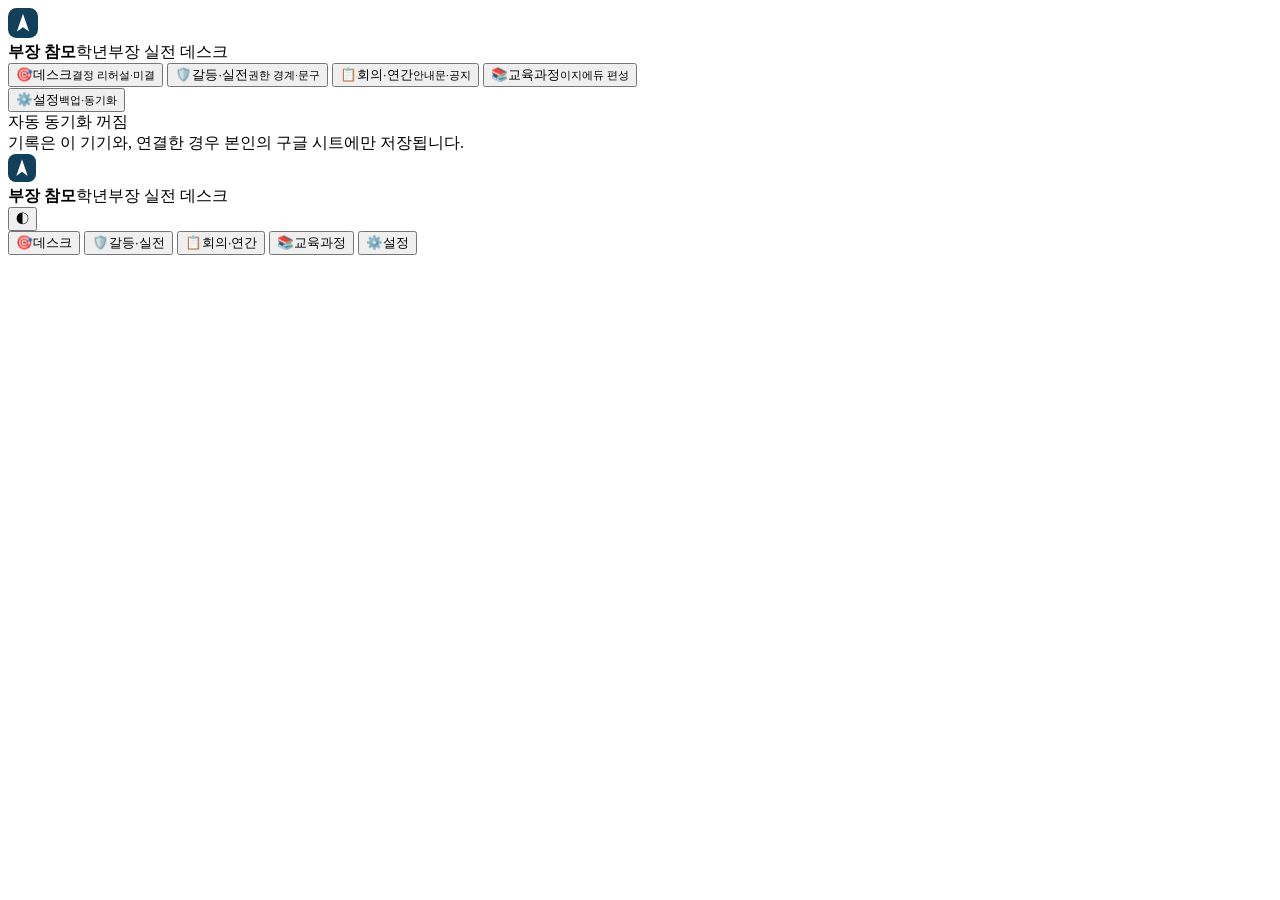
<file: src/shell.html>
<!DOCTYPE html>
<html lang="ko" data-theme="auto">
<head>
<meta charset="utf-8">
<meta name="viewport" content="width=device-width, initial-scale=1, viewport-fit=cover">
<title>부장 참모 — 학년부장 실전 데스크</title>
<meta name="description" content="처음 맡은 학년부장을 위한 실전 데스크. 결정 전 4문 리허설, 권한 경계가 표시된 갈등 대응 카드와 문구, 회의 전 안내문·회의 후 공지 생성, 이지에듀 편성 체크리스트.">
<meta name="theme-color" content="#123f5a" media="(prefers-color-scheme: light)">
<meta name="theme-color" content="#0c1013" media="(prefers-color-scheme: dark)">
<meta name="apple-mobile-web-app-capable" content="yes">
<meta name="mobile-web-app-capable" content="yes">
<meta name="apple-mobile-web-app-title" content="부장 참모">
<meta name="apple-mobile-web-app-status-bar-style" content="black-translucent">
<link rel="manifest" href="manifest.json">
<link rel="apple-touch-icon" href="icon-180.png">
<link rel="icon" href="data:image/svg+xml,%3Csvg xmlns='http://www.w3.org/2000/svg' viewBox='0 0 32 32'%3E%3Crect width='32' height='32' rx='9' fill='%23123f5a'/%3E%3Cpath d='M16 6l6.5 19L16 20.4 9.5 25z' fill='%23fff'/%3E%3C/svg%3E">
<style>
/*__CSS__*/
</style>
</head>
<body>

<aside class="rail">
  <div class="brand">
    <svg width="30" height="30" viewBox="0 0 32 32" aria-hidden="true"><rect width="32" height="32" rx="9" fill="#123f5a"/><path d="M16 6l6.5 19L16 20.4 9.5 25z" fill="#fff"/></svg>
    <div><b>부장 참모</b><span>학년부장 실전 데스크</span></div>
  </div>
  <nav class="railnav" aria-label="화면">
    <button data-act="tab" data-tab="desk"><span class="ico">🎯</span><span>데스크<small>결정 리허설·미결</small></span></button>
    <button data-act="tab" data-tab="playbook"><span class="ico">🛡️</span><span>갈등·실전<small>권한 경계·문구</small></span></button>
    <button data-act="tab" data-tab="meeting"><span class="ico">📋</span><span>회의·연간<small>안내문·공지</small></span></button>
    <button data-act="tab" data-tab="curric"><span class="ico">📚</span><span>교육과정<small>이지에듀 편성</small></span></button>
  </nav>
  <div style="height:1px;background:var(--line);margin:0 8px"></div>
  <nav class="railnav" aria-label="설정">
    <button data-act="tab" data-tab="settings"><span class="ico">⚙️</span><span>설정<small>백업·동기화</small></span></button>
  </nav>
  <div class="railfoot">
    <div class="sync" id="railSync"><i></i><span>자동 동기화 꺼짐</span></div>
    <div class="tny">기록은 이 기기와, 연결한 경우 본인의 구글 시트에만 저장됩니다.</div>
  </div>
</aside>

<div class="main">
  <div class="topbar">
    <div class="brand">
      <svg width="28" height="28" viewBox="0 0 32 32" aria-hidden="true"><rect width="32" height="32" rx="9" fill="#123f5a"/><path d="M16 6l6.5 19L16 20.4 9.5 25z" fill="#fff"/></svg>
      <div><b>부장 참모</b><span>학년부장 실전 데스크</span></div>
    </div>
    <div class="tools">
      <button class="iconbtn" data-act="theme-cycle" aria-label="밝게/어둡게">◐</button>
    </div>
  </div>

  <!-- ============================================================ 데스크 -->
  <section id="view-desk" hidden>
    <div class="tabhead">
      <div class="eyebrow">오늘의 지휘소</div>
      <div class="headrow">
        <div>
          <h1>데스크</h1>
          <p>정하기 전에 4개만 확인하세요. 내가 정할 일인지, 누구에게 물어야 하는지가 먼저입니다.</p>
        </div>
        <span class="pill hero-date" id="deskDate"></span>
      </div>
    </div>

    <div class="brake">
      <div class="spread">
        <div>
          <div class="section-label" style="color:var(--acc);margin-bottom:4px">10초 즉답 멈춤</div>
          <b class="h2">말하기 전 10초</b>
        </div>
        <span class="tag">즉답이 실수를 만든다</span>
      </div>
      <div class="q3">
        <div><b><i>1</i>사실인가</b><span>들은 것과 확인한 것을 나눠라</span></div>
        <div><b><i>2</i>내가 정할 일인가</b><span>권한 밖이면 시점만 약속</span></div>
        <div><b><i>3</i>지금 말할 일인가</b><span>수업 중·감정일 때는 보류</span></div>
      </div>
      <div id="holdList"></div>
    </div>

    <div class="card reh" id="rehCard" style="margin-top:16px">
      <div class="spread">
        <div>
          <div class="section-label" style="margin-bottom:2px">결정 전 4문 리허설</div>
          <b class="h2">이거, 내가 정해도 되나</b>
        </div>
        <span class="pill" id="rehCount">0 / 4</span>
      </div>
      <p class="tiny" style="margin-top:6px">공지·분장·행사·답변처럼 되돌리기 어려운 것을 정하기 전에 4개만 확인합니다. 하나라도 걸리면 혼자 정하지 않습니다.</p>
      <div class="field" style="margin-top:11px">
        <label for="rehTitle">결정·공지할 것 (한 줄)</label>
        <input id="rehTitle" class="input" data-act="reh-title" placeholder="예: 12월 학년 행사를 18일 오전으로 확정" value="">
      </div>
      <div id="rehList"></div>
      <div id="rehVerdict"></div>
    </div>

    <div class="desk-grid" style="margin-top:16px">
      <div class="stack">
        <div class="card">
          <div class="spread" style="margin-bottom:12px">
            <div>
              <div class="section-label" style="margin-bottom:2px">미결 사안·요청</div>
              <b class="h2">트래커</b>
            </div>
            <button class="btn btn-primary btn-sm" data-act="item-new">＋ 사안 적기</button>
          </div>
          <div class="statrow" id="deskStats" style="margin-bottom:12px"></div>
          <div class="chip-row" id="trackFilters" style="margin-bottom:2px"></div>
          <div id="trackList"></div>
          <p class="tiny" style="margin-top:10px">머릿속에 있는 일은 반드시 샙니다. 담당과 기한을 적어 두면 퇴근이 가벼워집니다.</p>
        </div>
      </div>

      <div class="stack">
        <div class="card ckcard" id="ck-day"></div>
        <p class="daily-reset">체크는 날짜별로 저장되고 다음 날 자동으로 새로 시작합니다.</p>
        <div class="card">
          <div class="section-label">권한 3단계</div>
          <div class="authlegend">
            <div><span class="auth-badge self">혼자 판단</span><p>기준·순서·기한을 정하고 기록합니다.</p></div>
            <div><span class="auth-badge team">동학년 협의</span><p>영향받는 사람의 의견을 먼저 듣습니다.</p></div>
            <div><span class="auth-badge admin">교감·규정 우선</span><p>확인 전에는 확정으로 말하지 않습니다.</p></div>
          </div>
          <button class="btn btn-sm btn-ghost" style="margin-top:10px" data-act="tab" data-tab="playbook">상황별 카드 열기 →</button>
        </div>
      </div>
    </div>
  </section>

  <!-- ============================================================ 갈등·실전 -->
  <section id="view-playbook" hidden>
    <div class="tabhead">
      <div class="eyebrow">갈등·실전 대응</div>
      <h1>내가 정해도 되는 일인가</h1>
      <p>카드마다 권한 경계(내가 정할 수 있는 것 / 넘겨야 하는 선)를 먼저 답니다. 급할 때는 배지부터 보고, 그다음 문구를 복사하세요.</p>
    </div>

    <div class="pb-tools">
      <div class="search-wrap">
        <span class="ic">⌕</span>
        <input id="pbQ" data-act="pbq" type="search" placeholder="상황 검색 (예: 분장, 민원, 결재, 회의, 학폭)" aria-label="상황 검색">
      </div>
      <div class="chip-row" id="pbAuthChips"></div>
      <div class="chip-row" id="pbChips"></div>
    </div>

    <div class="spread" style="margin:2px 0 9px">
      <div class="section-label" style="margin:0;flex:1">상황 카드</div>
      <span class="tiny mono" id="pbCount"></span>
    </div>
    <div class="pb-grid" id="pbList"></div>

    <div class="section-label" style="margin-top:24px">내가 지킬 선 4줄</div>
    <div class="principle-strip" id="principleStrip"></div>
  </section>

  <!-- ============================================================ 회의 -->
  <section id="view-meeting" hidden>
    <div class="tabhead">
      <div class="eyebrow">12학급 운영</div>
      <h1>회의·연간</h1>
      <p>회의 전에는 초안·바꿀 수 없는 것·결정 방식을 먼저 보내고, 회의 후에는 확정·보류·담당·기한을 한 줄로 남깁니다.</p>
    </div>

    <div class="card">
      <div class="section-label">회의 3단계</div>
      <div class="step3" id="meetSteps"></div>
    </div>

    <div class="card" style="margin-top:14px">
      <div class="spread meethead" style="margin-bottom:4px">
        <div>
          <div class="section-label" style="margin-bottom:2px">회의록 · 공지</div>
          <b class="h2">안내문 · 공지 만들기</b>
        </div>
        <div class="seg" role="group" aria-label="문구 종류">
          <button data-act="m-mode" data-mode="before">회의 전 안내문</button>
          <button data-act="m-mode" data-mode="after">회의 후 공지</button>
        </div>
      </div>
      <p class="tiny" style="margin-bottom:10px">카톡방에 그대로 붙여 넣을 수 있습니다. 저장해 두면 다음 회의에서 이어집니다.</p>
      <div class="grid mhead" style="grid-template-columns:1fr 1fr;gap:9px">
        <div class="field"><label for="mDate">회의 날짜</label><input id="mDate" type="date" class="input" data-act="m-date"></div>
        <div class="field"><label for="mName">이름</label><input id="mName" class="input" data-act="m-name" placeholder="5학년 협의회"></div>
      </div>

      <div id="preFields">
        <div class="spread" style="margin:14px 0 2px">
          <div class="lbl">안건과 내 초안</div>
          <button class="btn btn-sm btn-ghost" data-act="ag-add">＋ 안건</button>
        </div>
        <div id="mAgenda"></div>
        <div class="grid" style="grid-template-columns:1fr 1fr;gap:9px;margin-top:10px">
          <div class="field"><label for="mFlex">바꿀 수 있는 것</label><textarea id="mFlex" class="textarea" data-act="m-flexible" style="min-height:74px" placeholder="행사 순서, 준비물 분담, 연습 시간&#10;(한 줄에 하나)"></textarea></div>
          <div class="field"><label for="mFixed">못 바꾸는 것 (규정·지시)</label><textarea id="mFixed" class="textarea" data-act="m-fixed" style="min-height:74px" placeholder="교육과정 시수, 학사일정, 예산 한도&#10;(한 줄에 하나)"></textarea></div>
        </div>
        <div class="field" style="margin-top:10px"><label for="mDecide">결정 방식</label>
          <select id="mDecide" class="select" data-act="m-decide">
            <option value="부장 결정">의견 듣고 부장이 결정</option>
            <option value="다수결">다수결</option>
            <option value="전원 합의">전원 합의</option>
          </select>
        </div>
      </div>

      <div id="postFields" hidden>
        <div class="lbl" style="margin:12px 0 2px">정한 것 / 보류한 것</div>
        <div id="mRows"></div>
        <div class="row" style="margin-top:8px"><button class="btn btn-sm btn-ghost" data-act="mrow-add">＋ 항목</button></div>
        <div class="field" style="margin-top:10px"><label for="mMemo">안내 한 줄 (선택)</label><textarea id="mMemo" class="textarea" data-act="m-memo" style="min-height:54px" placeholder="예: 다음 협의는 11/25(화)입니다."></textarea></div>
      </div>

      <div class="row" style="margin-top:12px">
        <button class="btn btn-primary" data-act="m-gen">문구 만들기</button>
        <button class="btn btn-ghost" data-act="m-save">회의록에 저장</button>
      </div>
      <textarea id="mPreview" class="notice-preview" style="margin-top:12px" placeholder="문구를 만들면 여기에 나옵니다. 직접 고쳐도 됩니다." aria-label="공지 미리보기"></textarea>
      <div class="row" style="justify-content:flex-end;margin-top:8px"><button class="copy-mini" data-act="m-copy">복사</button></div>
    </div>

    <div class="card" style="margin-top:14px">
      <div class="section-label">저장한 회의록</div>
      <div id="mLog"></div>
    </div>

    <div class="grid-2" style="margin-top:14px;align-items:start">
      <div class="card">
        <div class="section-label">학년 초 + 학기 중 마일스톤</div>
        <p class="tiny" style="margin-bottom:10px">놓치면 크게 터지는 것만 남겼습니다. 빨간 줄이 그 일을 놓쳤을 때 생기는 일입니다.</p>
        <div class="roadmap" id="roadmap"></div>
      </div>

      <div class="stack">
        <div class="card linkcard">
          <div class="section-label" style="color:var(--acc)">내 업무 시트</div>
          <p class="tiny">★부장 업무 시트처럼 실제 업무 목록은 여기서 바로 엽니다. 주소는 이 기기에만 저장되고 앱 코드에는 들어가지 않습니다.</p>
          <div class="row" style="margin-top:9px;align-items:stretch">
            <input id="workUrl" class="input" style="flex:1;min-width:0" placeholder="https://docs.google.com/spreadsheets/…" aria-label="업무 시트 주소">
            <button class="btn btn-sm btn-primary" data-act="work-save">저장</button>
          </div>
          <div id="workSaved" class="saved"></div>
          <a class="drive-search" href="https://drive.google.com/drive/search?q=%EB%B6%80%EC%9E%A5%20%EC%97%85%EB%AC%B4" target="_blank" rel="noopener">드라이브에서 '부장 업무' 파일 찾기 ↗</a>
        </div>
        <div class="card">
          <div class="section-label">회의에서 자주 빠지는 것</div>
          <ul class="checkless">
            <li><b>바꿀 수 없는 것</b>을 미리 말하지 않아 뒤에서 "왜 우리 의견은 안 들어갔나"가 나옵니다.</li>
            <li><b>결정 방식</b>을 안 밝히면 의견을 낸 사람과 결정한 사람이 뒤섞입니다.</li>
            <li><b>담당·기한</b>이 없으면 그 결정은 다음 회의에서 다시 안건으로 올라옵니다.</li>
          </ul>
        </div>
      </div>
    </div>
  </section>

  <!-- ============================================================ 교육과정 -->
  <section id="view-curric" hidden>
    <div class="tabhead">
      <div class="eyebrow">이지에듀 편성</div>
      <h1>교육과정</h1>
      <p>1단계부터 순서대로 하면 됩니다. 3단계 뒤 단축수업 날짜를 먼저 확인해야 반별 시간표에서 되돌리지 않습니다.</p>
    </div>

    <div class="card">
      <div class="spread">
        <div>
          <div class="section-label" style="margin-bottom:2px">편성 진행</div>
          <b class="h2">학년 교육과정 체크</b>
        </div>
        <button class="btn btn-sm btn-ghost" data-act="cur-reset">체크 모두 지우기</button>
      </div>
      <div class="progress" style="margin:13px 0 12px"><i id="curBar" style="width:0"></i></div>
      <div class="cur-summary" id="curSummary"></div>
    </div>

    <div id="curSteps" style="margin-top:14px"></div>

    <div class="section-label" style="margin-top:22px">핵심 원칙 4가지</div>
    <div class="grid-2" id="curPrinciples"></div>

    <div class="grid-2" style="margin-top:14px">
      <div class="card">
        <div class="section-label">동학년 전달 체크리스트</div>
        <div id="curHandoff"></div>
      </div>
      <div class="card">
        <div class="section-label">마무리 점검</div>
        <div id="curFinish"></div>
        <p class="tiny" style="margin-top:9px">조정 후 이지에듀 업로드 → 연간시간표·연간시수표 출력. 중요사항은 색을 다르게 표시해 인쇄합니다.</p>
      </div>
    </div>

    <div class="linkcard" style="margin-top:14px">
      <div class="section-label" style="color:var(--acc)">내 활동별 시간표 시트</div>
      <p class="tiny">동학년과 시수는 스프레드시트로 맞추는 경우가 많습니다. 학년 시트 주소를 저장해 두면 여기서 바로 엽니다. 주소는 이 기기(과 연결한 본인 시트)에만 저장되고 앱 코드에는 들어가지 않습니다.</p>
      <div class="row" style="margin-top:9px;align-items:stretch">
        <input id="curSheetUrl" class="input" style="flex:1;min-width:0" placeholder="https://docs.google.com/spreadsheets/…" aria-label="시트 주소">
        <button class="btn btn-sm btn-primary" data-act="cur-sheet-save">저장</button>
      </div>
      <div id="curSheetSaved" class="saved"></div>
    </div>
  </section>

  <!-- ============================================================ 설정 -->
  <section id="view-settings" hidden>
    <div class="tabhead">
      <div class="eyebrow">데이터 안전</div>
      <h1>설정 / 백업</h1>
      <p>기록은 먼저 이 기기에 저장됩니다. 구글 시트를 연결하면 다른 기기와 자동으로 맞춰지고, 스냅샷으로 언제든 되돌릴 수 있습니다.</p>
    </div>

    <div class="card">
      <div class="section-label">화면</div>
      <div class="settings-row">
        <div class="desc"><b>밝게 / 어둡게</b><span>기기 설정을 따르거나 직접 고정합니다.</span></div>
        <div class="seg">
          <button data-act="theme" data-theme="auto">자동</button>
          <button data-act="theme" data-theme="light">밝게</button>
          <button data-act="theme" data-theme="dark">어둡게</button>
        </div>
      </div>
    </div>

    <div class="card" style="margin-top:14px">
      <div class="section-label">타임머신 스냅샷</div>
      <div class="settings-row">
        <div class="desc"><b>최근 5개까지 보관</b><span>하루에 한 번 자동으로, 그리고 되돌리기·불러오기 전에 자동 저장됩니다. 지금 상태도 직접 남길 수 있습니다.</span></div>
        <button class="btn btn-sm btn-ghost" data-act="snap-now">지금 저장</button>
      </div>
      <div id="snapList" style="margin-top:4px"></div>
    </div>

    <div class="card" style="margin-top:14px">
      <div class="section-label">파일로 백업</div>
      <div class="settings-row">
        <div class="desc"><b>JSON 내보내기</b><span>사안·회의록·사례 노트·리허설·체크 상태 전부를 한 파일로 저장합니다.</span></div>
        <button class="btn btn-sm btn-ghost" data-act="export">내보내기</button>
      </div>
      <div class="settings-row">
        <div class="desc"><b>JSON 불러오기</b><span>이 앱에서 내보낸 파일을 그대로 복원합니다. 불러오기 전 상태는 스냅샷에 저장됩니다.</span></div>
        <button class="btn btn-sm btn-ghost" data-act="import-click">불러오기</button>
        <input type="file" id="importFile" accept="application/json,.json" data-act="import-file" hidden>
      </div>
    </div>

    <div class="card" style="margin-top:14px">
      <div class="section-label">구글 시트 자동 동기화</div>
      <div class="syncbox">
        <div class="field"><label for="sUrl">Apps Script 웹 앱 주소 (/exec)</label>
          <input id="sUrl" class="input" placeholder="https://script.google.com/macros/s/…/exec" autocomplete="off">
        </div>
        <div class="settings-row" style="padding:12px 0 4px">
          <div class="desc"><b>켜 두면 자동으로 맞춥니다</b><span>수정 후 1.5초 뒤 시트로 저장하고, 앱을 열거나 화면으로 돌아올 때 최신 기록을 확인합니다. 시트가 비어 있을 때는 이 기기 기록을 지우지 않습니다.</span></div>
          <button class="switch" id="sAuto" role="switch" aria-checked="false" data-act="sync-toggle" aria-label="자동 동기화"></button>
        </div>
        <div class="row" style="margin-top:8px">
          <button class="btn btn-sm btn-primary" data-act="sync-save-url">주소 저장 · 확인</button>
          <button class="btn btn-sm btn-ghost" data-act="sync-push">시트로 저장</button>
          <button class="btn btn-sm btn-ghost" data-act="sync-pull">시트에서 불러오기</button>
        </div>
        <div class="st" id="sStatus" role="status"></div>
      </div>
      <p class="tiny" style="margin-top:10px">준비물은 <b>본인의 구글 스프레드시트 + Apps Script</b>입니다. 함께 드린 <b>apps_script.gs</b> 파일을 그 시트의 Apps Script에 붙여 넣고 웹 앱으로 배포한 뒤, 그 주소를 여기에 넣으면 됩니다. 데이터는 본인 시트로만 갑니다.</p>
    </div>

    <div class="card" style="margin-top:14px">
      <div class="section-label">기록 지우기</div>
      <div class="settings-row">
        <div class="desc"><b>이 기기 기록 모두 지우기</b><span>지우기 전 상태는 스냅샷에 저장됩니다. 시트 백업은 그대로 남습니다.</span></div>
        <button class="btn btn-sm btn-danger" data-act="wipe">지우기</button>
      </div>
    </div>

    <p class="tiny" style="margin:16px 4px 0">개인정보 · 앱에는 이름·학교명이 들어 있지 않습니다. 적는 내용(학부모·학생 관련)은 이 기기 저장소와, 연결한 경우 본인 구글 시트에만 남습니다. 공용 기기에서는 기록 지우기로 정리하세요.</p>
    <p class="tiny faint" style="margin:10px 4px 0">부장 참모 v3.0.0 · 인터넷 없이도 열립니다</p>
  </section>
</div>

<nav class="bottomnav" aria-label="화면">
  <button data-act="tab" data-tab="desk"><span class="ico">🎯</span>데스크</button>
  <button data-act="tab" data-tab="playbook"><span class="ico">🛡️</span>갈등·실전</button>
  <button data-act="tab" data-tab="meeting"><span class="ico">📋</span>회의·연간</button>
  <button data-act="tab" data-tab="curric"><span class="ico">📚</span>교육과정</button>
  <button data-act="tab" data-tab="settings"><span class="ico">⚙️</span>설정</button>
</nav>

<script>
/*__JS__*/
</script>
</body>
</html>
</file>
